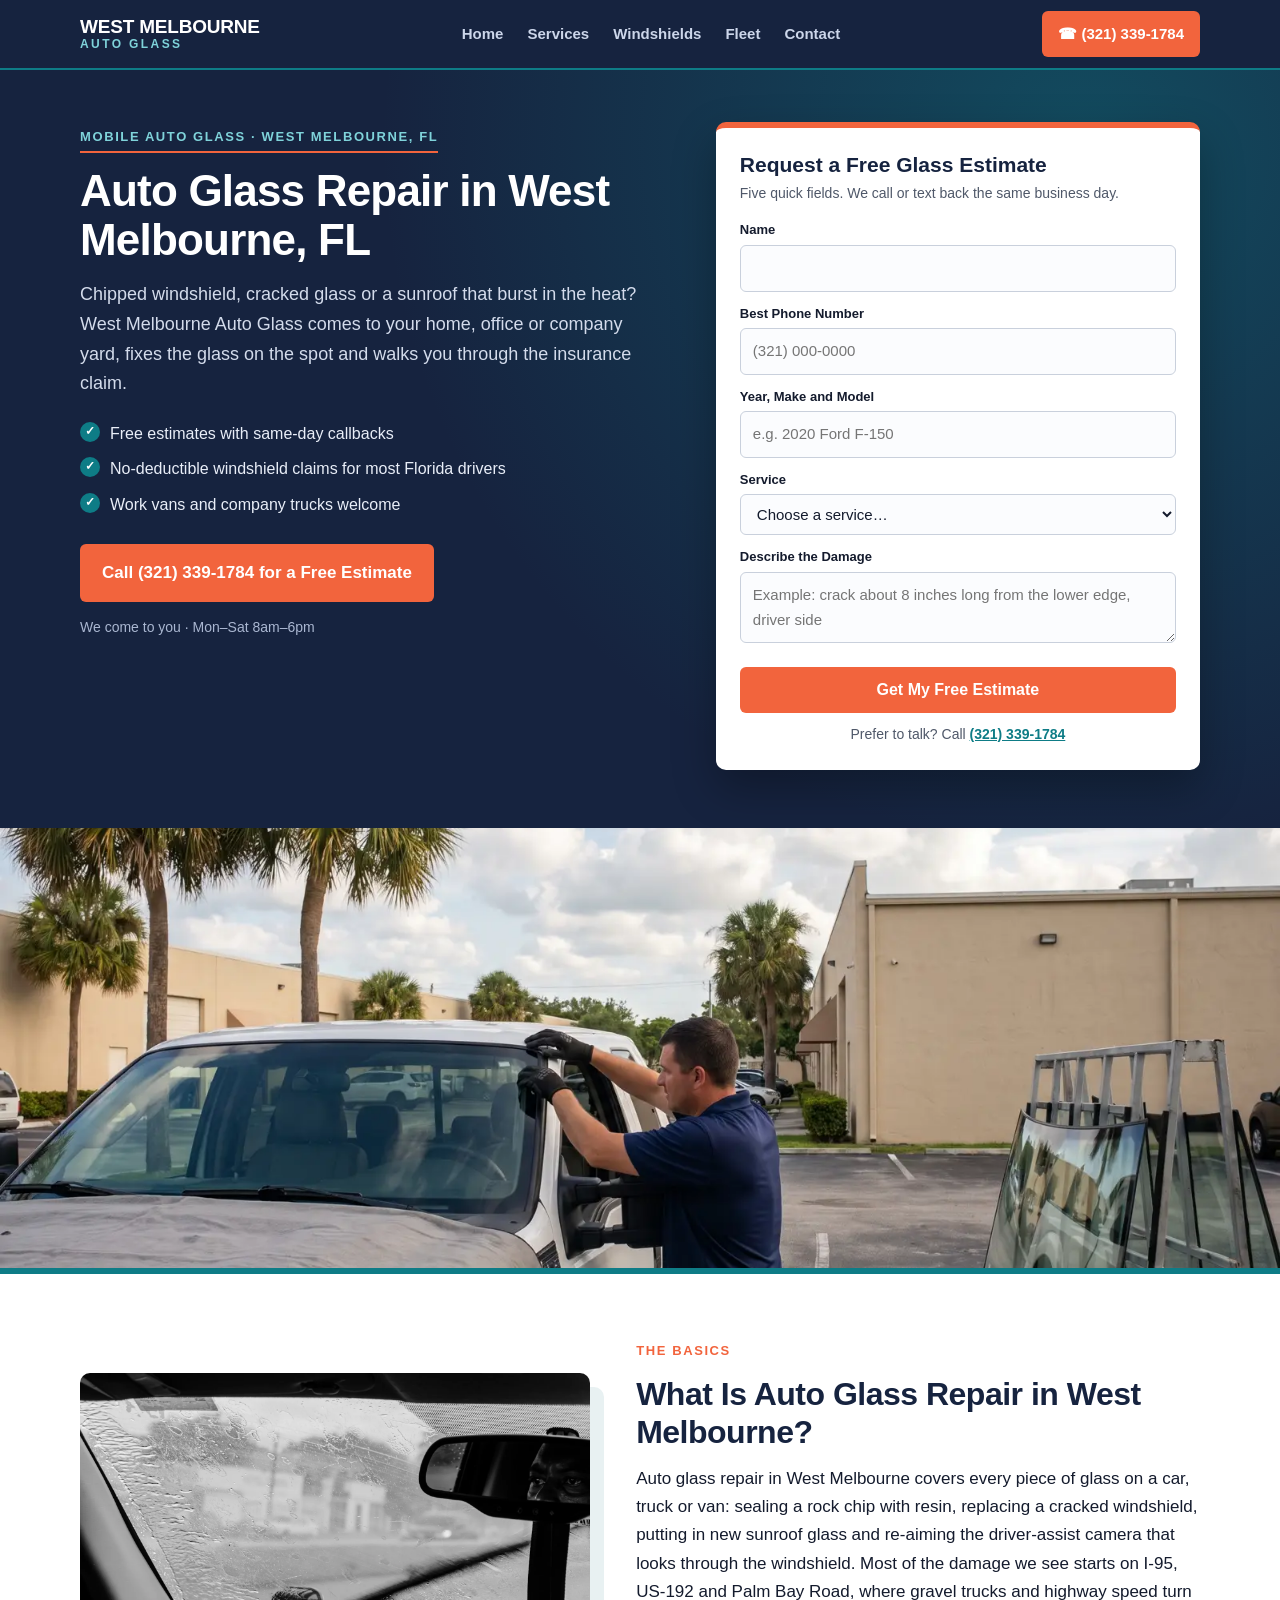
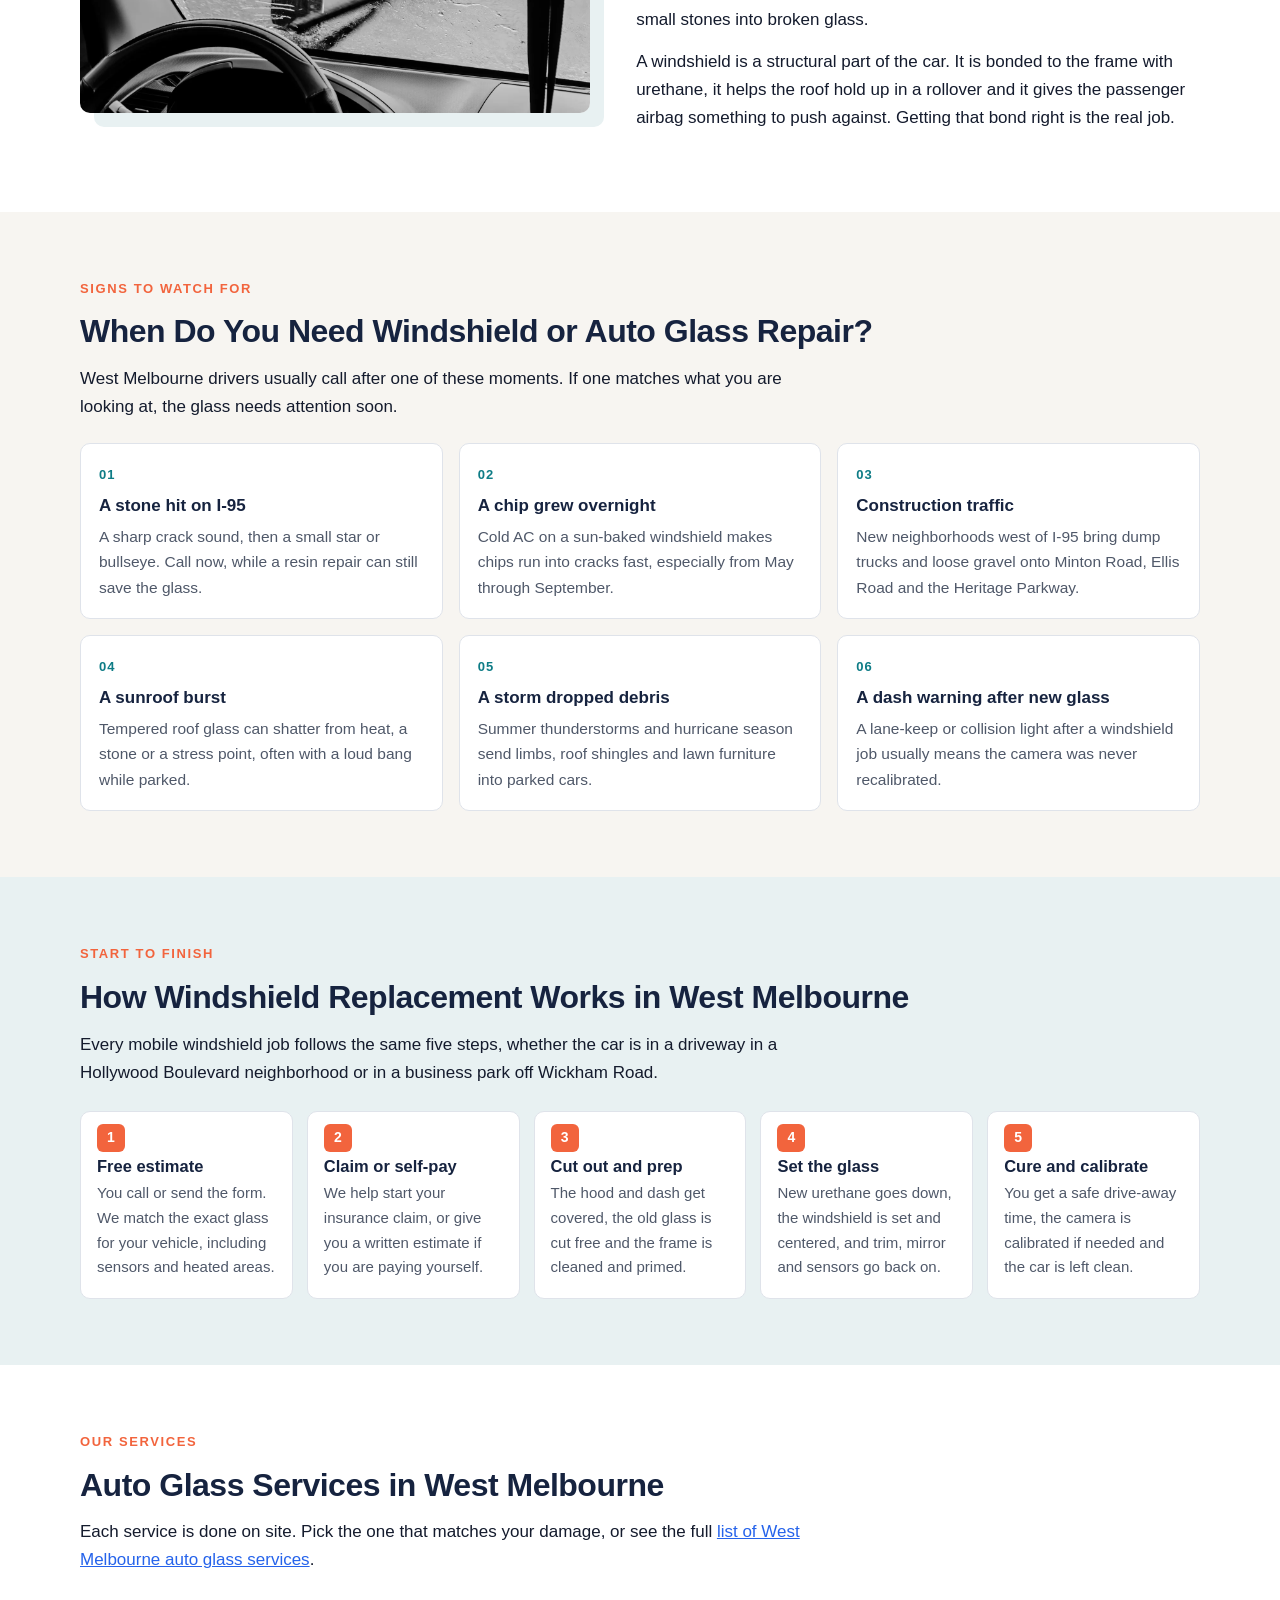
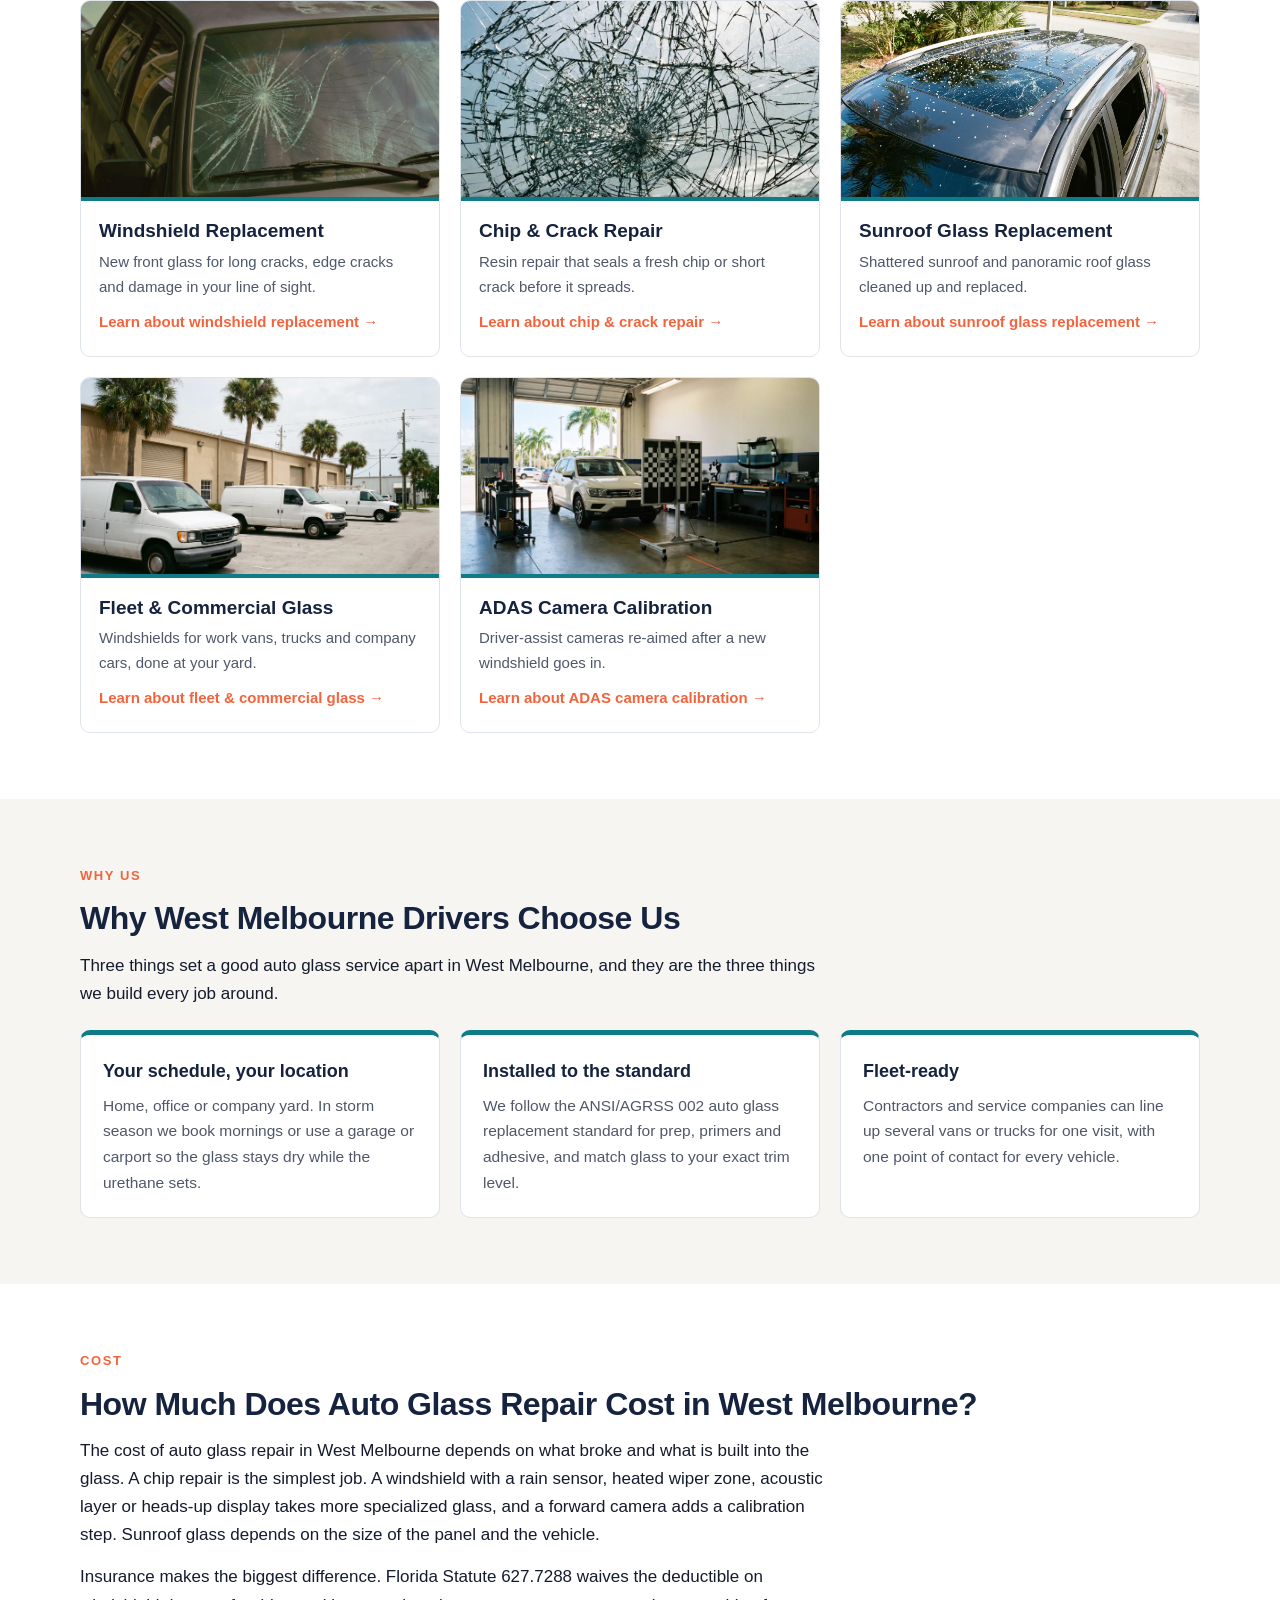
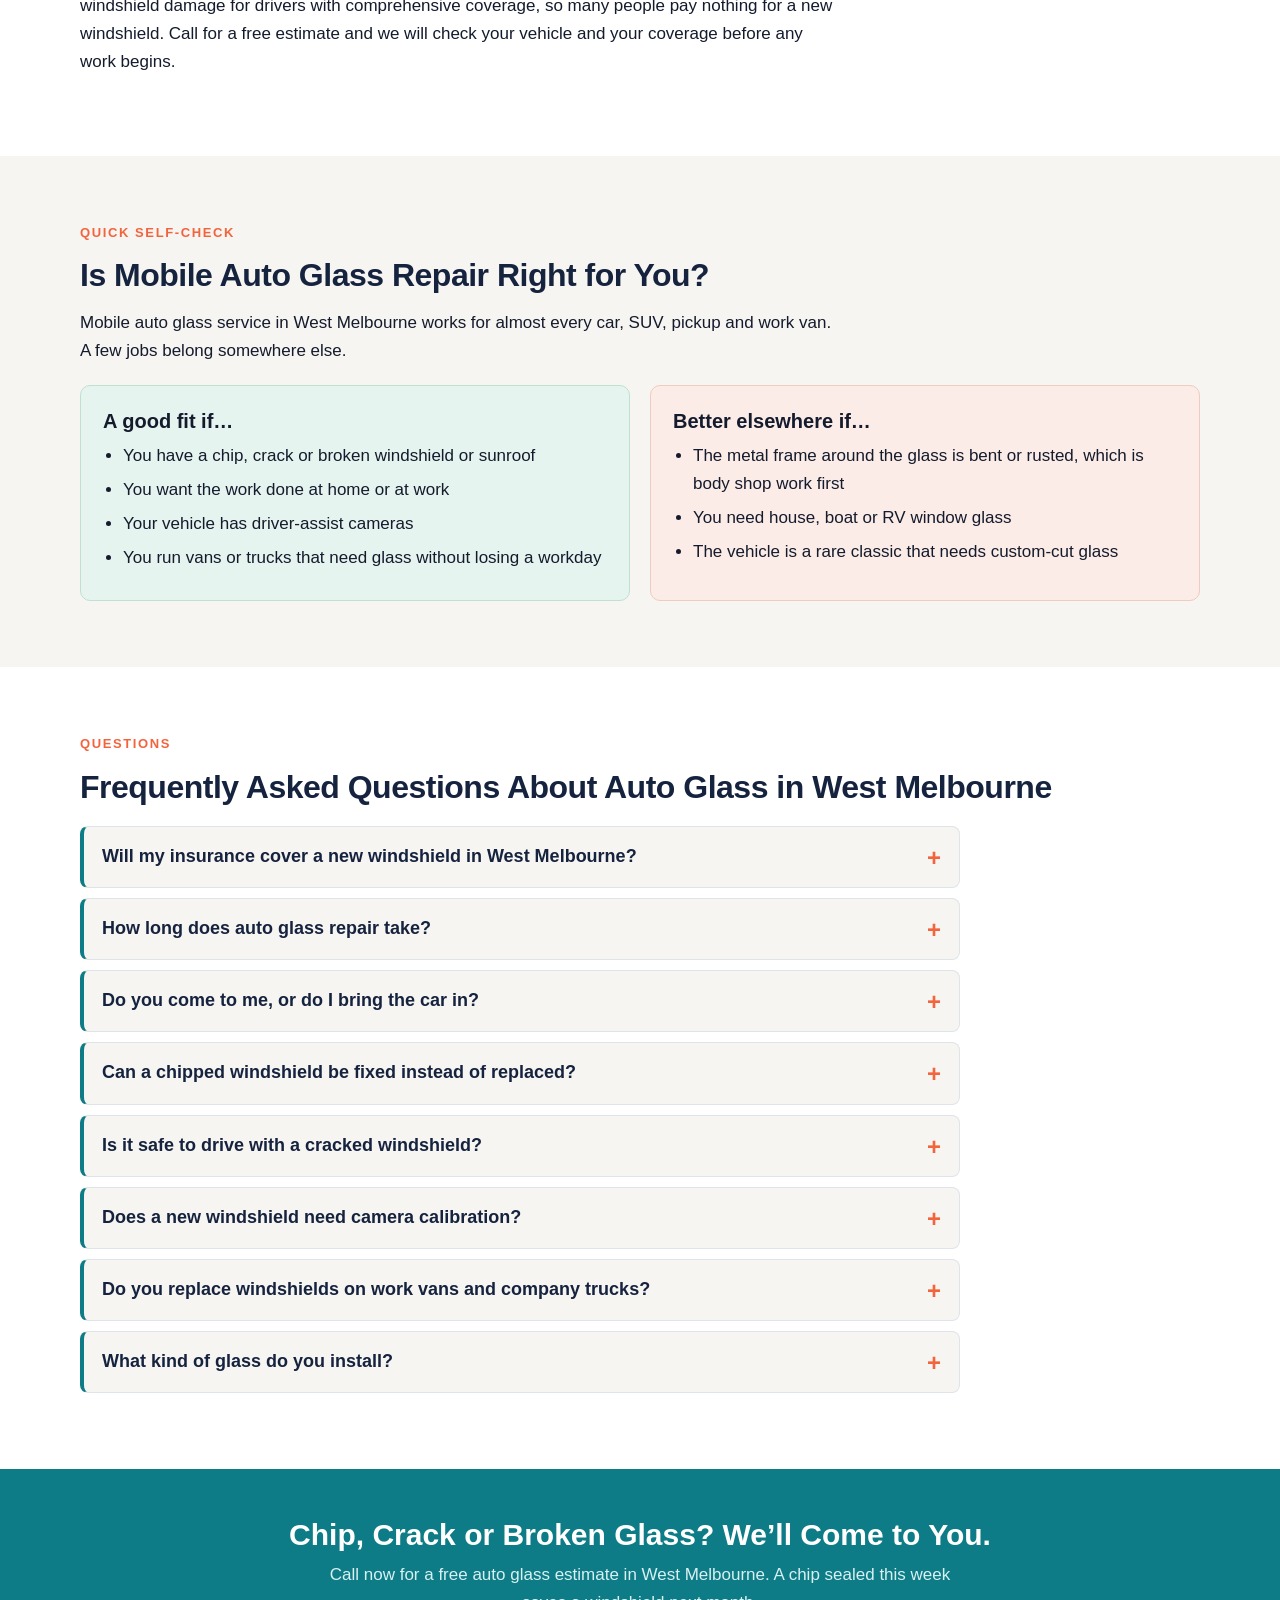
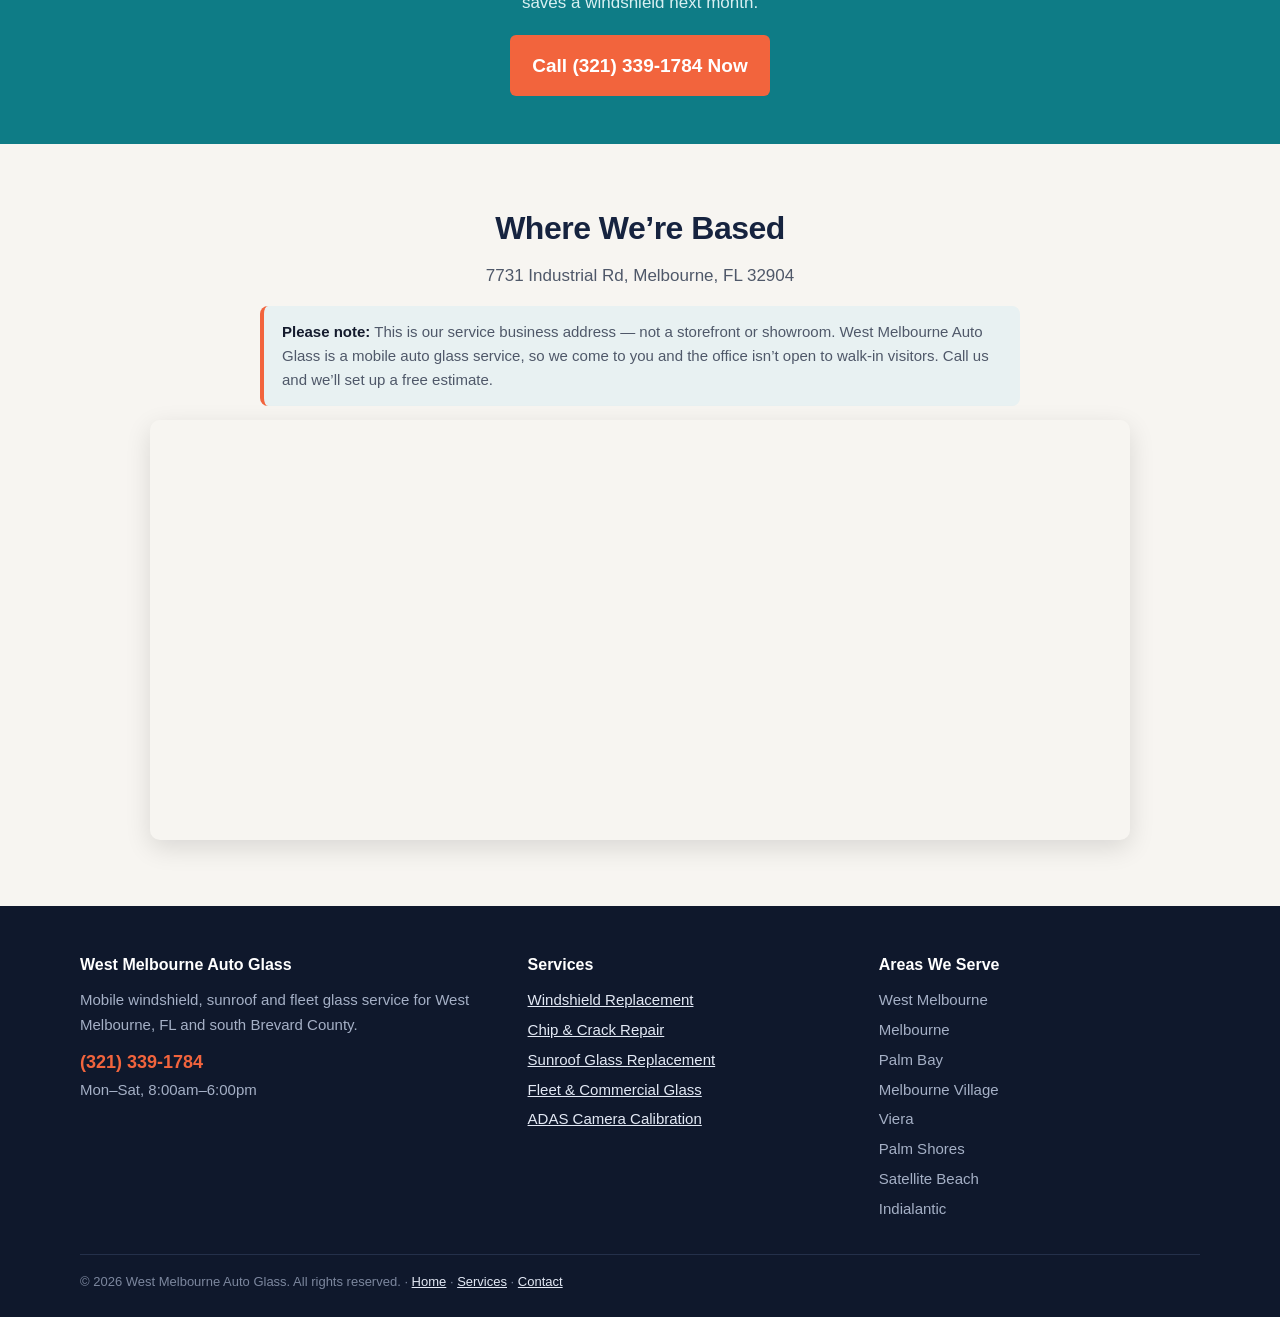
<file: index.html>
<!DOCTYPE html>
<html lang="en">
<head>
<meta charset="utf-8">
<meta name="viewport" content="width=device-width, initial-scale=1">
<title>Auto Glass Repair West Melbourne FL | Mobile Windshields</title>
<meta name="description" content="Auto glass repair in West Melbourne, FL. Mobile windshield replacement, chip repair, sunroof and fleet glass at your home or yard. Free estimates.">
<link rel="canonical" href="https://www.westmelbourneautoglass.com/">
<meta property="og:title" content="Auto Glass Repair West Melbourne FL | Mobile Windshields">
<meta property="og:description" content="Auto glass repair in West Melbourne, FL. Mobile windshield replacement, chip repair, sunroof and fleet glass at your home or yard. Free estimates.">
<meta property="og:type" content="website">
<meta property="og:url" content="https://www.westmelbourneautoglass.com/">
<meta property="og:image" content="https://www.westmelbourneautoglass.com/windshield-install-pickup-truck.webp">
<link rel="stylesheet" href="styles.css">
<script type="application/ld+json">{
 "@context": "https://schema.org",
 "@type": "LocalBusiness",
 "name": "West Melbourne Auto Glass",
 "telephone": "(321) 339-1784",
 "url": "https://www.westmelbourneautoglass.com/",
 "image": "https://www.westmelbourneautoglass.com/windshield-install-pickup-truck.webp",
 "address": {
  "@type": "PostalAddress",
  "streetAddress": "7731 Industrial Rd",
  "addressLocality": "Melbourne",
  "addressRegion": "FL",
  "postalCode": "32904",
  "addressCountry": "US"
 },
 "areaServed": [
  "West Melbourne, FL",
  "Melbourne, FL",
  "Palm Bay, FL",
  "Melbourne Village, FL",
  "Viera, FL",
  "Palm Shores, FL",
  "Satellite Beach, FL",
  "Indialantic, FL"
 ],
 "description": "Mobile auto glass repair and windshield replacement in West Melbourne, FL",
 "openingHours": "Mo-Sa 08:00-18:00"
}</script>
<script type="application/ld+json">{
 "@context": "https://schema.org",
 "@type": "FAQPage",
 "mainEntity": [
  {
   "@type": "Question",
   "name": "Will my insurance cover a new windshield in West Melbourne?",
   "acceptedAnswer": {
    "@type": "Answer",
    "text": "Usually, yes. Under Florida Statute 627.7288, drivers who carry comprehensive coverage do not pay a deductible for windshield damage, so most West Melbourne windshield repairs and replacements cost the driver nothing out of pocket. That rule covers the windshield only. Sunroof, side and rear glass fall under your normal deductible."
   }
  },
  {
   "@type": "Question",
   "name": "How long does auto glass repair take?",
   "acceptedAnswer": {
    "@type": "Answer",
    "text": "A chip repair takes about 30 minutes. A windshield replacement takes about an hour to install, and then the urethane adhesive needs one to three hours before the car is safe to drive, depending on the product, heat and humidity. Sunroof glass usually takes one to two hours."
   }
  },
  {
   "@type": "Question",
   "name": "Do you come to me, or do I bring the car in?",
   "acceptedAnswer": {
    "@type": "Answer",
    "text": "We come to you. West Melbourne Auto Glass is a mobile service, so the technician works in your driveway, your office lot or your company yard anywhere from Palm Bay to Viera. The address on this site is a service office, not a drop-off shop."
   }
  },
  {
   "@type": "Question",
   "name": "Can a chipped windshield be fixed instead of replaced?",
   "acceptedAnswer": {
    "@type": "Answer",
    "text": "Often it can. A chip smaller than a quarter, or a single crack under about six inches, can usually be sealed with resin if it is not at the edge of the glass or right in front of the driver. Describe the size and location when you call and we will tell you which fix fits."
   }
  },
  {
   "@type": "Question",
   "name": "Is it safe to drive with a cracked windshield?",
   "acceptedAnswer": {
    "@type": "Answer",
    "text": "A small chip outside your line of sight is not an emergency, but it weakens the glass and can spread overnight in Florida heat. The windshield helps hold the roof up in a rollover and backs up the passenger airbag, so a long crack is a safety problem. Florida law also lets officers cite drivers whose view is blocked by damaged glass."
   }
  },
  {
   "@type": "Question",
   "name": "Does a new windshield need camera calibration?",
   "acceptedAnswer": {
    "@type": "Answer",
    "text": "If your vehicle has lane-keep assist, automatic emergency braking or adaptive cruise, the camera behind the mirror usually needs to be recalibrated after new glass. A camera aimed even slightly off can react late or steer the wrong way. We check every vehicle for it before the job is booked."
   }
  },
  {
   "@type": "Question",
   "name": "Do you replace windshields on work vans and company trucks?",
   "acceptedAnswer": {
    "@type": "Answer",
    "text": "Yes. Fleet and commercial glass is a big part of our work in West Melbourne, where many contractors and service companies park in the industrial areas off I-95. We can schedule several vehicles in one visit at your yard, early in the day before the trucks head out."
   }
  },
  {
   "@type": "Question",
   "name": "What kind of glass do you install?",
   "acceptedAnswer": {
    "@type": "Answer",
    "text": "We install OEM glass from the vehicle maker or OEE glass built to the same specs, and we tell you which one before the work starts. Vehicles with heads-up displays, rain sensors, heated wiper areas or acoustic glass get glass made for those features."
   }
  }
 ]
}</script>
</head>
<body>
<!-- NAV -->
<header class="nav">
  <div class="wrap nav-in">
    <a class="brand" href="/">West Melbourne<span>Auto Glass</span></a>
    <ul class="links">
      <li><a href="/">Home</a></li>
      <li><a href="services.html">Services</a></li>
      <li><a href="windshield-replacement-west-melbourne.html">Windshields</a></li>
      <li><a href="fleet-auto-glass-west-melbourne.html">Fleet</a></li>
      <li><a href="contact.html">Contact</a></li>
    </ul>
    <a class="nav-call" href="tel:+13213391784">&#9742; (321) 339-1784</a>
  </div>
</header>
<!-- HERO -->
<section class="hero">
  <div class="wrap hero-grid">
    <div>
      <span class="tag">Mobile Auto Glass &middot; West Melbourne, FL</span>
      <h1>Auto Glass Repair in West Melbourne, FL</h1>
      <p class="lead">Chipped windshield, cracked glass or a sunroof that burst in the heat? West Melbourne Auto Glass comes to your home, office or company yard, fixes the glass on the spot and walks you through the insurance claim.</p>
      <ul class="hero-points"><li>Free estimates with same-day callbacks</li><li>No-deductible windshield claims for most Florida drivers</li><li>Work vans and company trucks welcome</li></ul>
      <div class="call-big">
        <a class="btn btn-sun" href="tel:+13213391784">Call (321) 339-1784 for a Free Estimate</a>
        <small>We come to you &middot; Mon&ndash;Sat 8am&ndash;6pm</small>
      </div>
    </div>
    <div>
      <form class="quote" action="https://formspree.io/f/xgaoynpl" method="POST">
        <h2>Request a Free Glass Estimate</h2>
        <p class="sub">Five quick fields. We call or text back the same business day.</p>
        <input type="hidden" name="_subject" value="New lead - Auto Glass West Melbourne (home)">
        <div class="field"><label for="q-name">Name</label><input id="q-name" name="name" type="text" autocomplete="name" required></div>
        <div class="field"><label for="q-phone">Best Phone Number</label><input id="q-phone" name="phone" type="tel" autocomplete="tel" placeholder="(321) 000-0000" required></div>
        <div class="field"><label for="q-vehicle">Year, Make and Model</label><input id="q-vehicle" name="vehicle" type="text" placeholder="e.g. 2020 Ford F-150"></div>
        <div class="field"><label for="q-service">Service</label><select id="q-service" name="service"><option value="">Choose a service&hellip;</option><option>Windshield Replacement</option><option>Chip &amp; Crack Repair</option><option>Sunroof Glass Replacement</option><option>Fleet &amp; Commercial Glass</option><option>ADAS Camera Calibration</option><option>Something else / not sure</option></select></div>
        <div class="field"><label for="q-details">Describe the Damage</label><textarea id="q-details" name="details" placeholder="Example: crack about 8 inches long from the lower edge, driver side"></textarea></div>
        <input type="text" name="_gotcha" style="display:none" tabindex="-1" autocomplete="off">
        <button type="submit">Get My Free Estimate</button>
        <p class="alt">Prefer to talk? Call <a href="tel:+13213391784">(321) 339-1784</a></p>
      </form>
    </div>
  </div>
</section>
<div class="band"><img src="windshield-install-pickup-truck.webp" alt="Auto glass technicians installing a new windshield on a pickup truck in West Melbourne" width="1600" height="900"></div>

<!-- WHAT -->
<section class="sec alt">
  <div class="wrap two">
    <img src="rainy-windshield-driver-view.webp" alt="Driver view through a rainy windshield in West Melbourne" loading="lazy" width="1600" height="1066">
    <div>
      <p class="kicker">The basics</p>
      <h2>What Is Auto Glass Repair in West Melbourne?</h2>
      <p>Auto glass repair in West Melbourne covers every piece of glass on a car, truck or van: sealing a rock chip with resin, replacing a cracked windshield, putting in new sunroof glass and re-aiming the driver-assist camera that looks through the windshield. Most of the damage we see starts on I-95, US-192 and Palm Bay Road, where gravel trucks and highway speed turn small stones into broken glass.</p>
      <p>A windshield is a structural part of the car. It is bonded to the frame with urethane, it helps the roof hold up in a rollover and it gives the passenger airbag something to push against. Getting that bond right is the real job.</p>
    </div>
  </div>
</section>

<!-- WHEN -->
<section class="sec">
  <div class="wrap">
    <p class="kicker">Signs to watch for</p>
    <h2>When Do You Need Windshield or Auto Glass Repair?</h2>
    <p>West Melbourne drivers usually call after one of these moments. If one matches what you are looking at, the glass needs attention soon.</p>
    <div class="signs">
      <div class="sign"><strong>A stone hit on I-95</strong><p>A sharp crack sound, then a small star or bullseye. Call now, while a resin repair can still save the glass.</p></div>
      <div class="sign"><strong>A chip grew overnight</strong><p>Cold AC on a sun-baked windshield makes chips run into cracks fast, especially from May through September.</p></div>
      <div class="sign"><strong>Construction traffic</strong><p>New neighborhoods west of I-95 bring dump trucks and loose gravel onto Minton Road, Ellis Road and the Heritage Parkway.</p></div>
      <div class="sign"><strong>A sunroof burst</strong><p>Tempered roof glass can shatter from heat, a stone or a stress point, often with a loud bang while parked.</p></div>
      <div class="sign"><strong>A storm dropped debris</strong><p>Summer thunderstorms and hurricane season send limbs, roof shingles and lawn furniture into parked cars.</p></div>
      <div class="sign"><strong>A dash warning after new glass</strong><p>A lane-keep or collision light after a windshield job usually means the camera was never recalibrated.</p></div>
    </div>
  </div>
</section>

<!-- HOW -->
<section class="sec coq">
  <div class="wrap">
    <p class="kicker">Start to finish</p>
    <h2>How Windshield Replacement Works in West Melbourne</h2>
    <p>Every mobile windshield job follows the same five steps, whether the car is in a driveway in a Hollywood Boulevard neighborhood or in a business park off Wickham Road.</p>
    <ol class="steps">
      <li data-n="1"><strong>Free estimate</strong><p>You call or send the form. We match the exact glass for your vehicle, including sensors and heated areas.</p></li>
      <li data-n="2"><strong>Claim or self-pay</strong><p>We help start your insurance claim, or give you a written estimate if you are paying yourself.</p></li>
      <li data-n="3"><strong>Cut out and prep</strong><p>The hood and dash get covered, the old glass is cut free and the frame is cleaned and primed.</p></li>
      <li data-n="4"><strong>Set the glass</strong><p>New urethane goes down, the windshield is set and centered, and trim, mirror and sensors go back on.</p></li>
      <li data-n="5"><strong>Cure and calibrate</strong><p>You get a safe drive-away time, the camera is calibrated if needed and the car is left clean.</p></li>
    </ol>
  </div>
</section>

<!-- SERVICES GRID -->
<section class="sec alt">
  <div class="wrap">
    <p class="kicker">Our services</p>
    <h2>Auto Glass Services in West Melbourne</h2>
    <p>Each service is done on site. Pick the one that matches your damage, or see the full <a class="body-link" href="services.html" style="color: #2563eb; text-decoration: underline;">list of West Melbourne auto glass services</a>.</p>
    <div class="cards"><a class="card" href="windshield-replacement-west-melbourne.html"><img src="cracked-windshield-replacement.webp" alt="Cracked windshield ready for replacement in West Melbourne" loading="lazy" width="600" height="400"><div class="cb"><h3>Windshield Replacement</h3><p>New front glass for long cracks, edge cracks and damage in your line of sight.</p><span class="more">Learn about windshield replacement &rarr;</span></div></a><a class="card" href="chip-crack-repair-west-melbourne.html"><img src="windshield-impact-crack.webp" alt="Windshield chip and crack repair in West Melbourne" loading="lazy" width="600" height="400"><div class="cb"><h3>Chip &amp; Crack Repair</h3><p>Resin repair that seals a fresh chip or short crack before it spreads.</p><span class="more">Learn about chip &amp; crack repair &rarr;</span></div></a><a class="card" href="sunroof-glass-replacement-west-melbourne.html"><img src="shattered-sunroof-glass.webp" alt="Shattered sunroof glass replacement in West Melbourne" loading="lazy" width="600" height="400"><div class="cb"><h3>Sunroof Glass Replacement</h3><p>Shattered sunroof and panoramic roof glass cleaned up and replaced.</p><span class="more">Learn about sunroof glass replacement &rarr;</span></div></a><a class="card" href="fleet-auto-glass-west-melbourne.html"><img src="work-van-cracked-windshield.webp" alt="Fleet auto glass for work vans in West Melbourne" loading="lazy" width="600" height="400"><div class="cb"><h3>Fleet &amp; Commercial Glass</h3><p>Windshields for work vans, trucks and company cars, done at your yard.</p><span class="more">Learn about fleet &amp; commercial glass &rarr;</span></div></a><a class="card" href="adas-calibration-west-melbourne.html"><img src="adas-calibration-target.webp" alt="ADAS camera calibration in West Melbourne" loading="lazy" width="600" height="400"><div class="cb"><h3>ADAS Camera Calibration</h3><p>Driver-assist cameras re-aimed after a new windshield goes in.</p><span class="more">Learn about ADAS camera calibration &rarr;</span></div></a></div>
  </div>
</section>

<!-- WHY -->
<section class="sec">
  <div class="wrap">
    <p class="kicker">Why us</p>
    <h2>Why West Melbourne Drivers Choose Us</h2>
    <p>Three things set a good auto glass service apart in West Melbourne, and they are the three things we build every job around.</p>
    <div class="why">
      <div><strong>Your schedule, your location</strong><p>Home, office or company yard. In storm season we book mornings or use a garage or carport so the glass stays dry while the urethane sets.</p></div>
      <div><strong>Installed to the standard</strong><p>We follow the ANSI/AGRSS 002 auto glass replacement standard for prep, primers and adhesive, and match glass to your exact trim level.</p></div>
      <div><strong>Fleet-ready</strong><p>Contractors and service companies can line up several vans or trucks for one visit, with one point of contact for every vehicle.</p></div>
    </div>
  </div>
</section>

<!-- COST -->
<section class="sec alt">
  <div class="wrap">
    <p class="kicker">Cost</p>
    <h2>How Much Does Auto Glass Repair Cost in West Melbourne?</h2>
    <p>The cost of auto glass repair in West Melbourne depends on what broke and what is built into the glass. A chip repair is the simplest job. A windshield with a rain sensor, heated wiper zone, acoustic layer or heads-up display takes more specialized glass, and a forward camera adds a calibration step. Sunroof glass depends on the size of the panel and the vehicle.</p>
    <p>Insurance makes the biggest difference. Florida Statute 627.7288 waives the deductible on windshield damage for drivers with comprehensive coverage, so many people pay nothing for a new windshield. Call for a free estimate and we will check your vehicle and your coverage before any work begins.</p>
  </div>
</section>

<!-- FIT -->
<section class="sec">
  <div class="wrap">
    <p class="kicker">Quick self-check</p>
    <h2>Is Mobile Auto Glass Repair Right for You?</h2>
    <p>Mobile auto glass service in West Melbourne works for almost every car, SUV, pickup and work van. A few jobs belong somewhere else.</p>
    <div class="fit">
      <div class="yes"><h3>A good fit if&hellip;</h3><ul><li>You have a chip, crack or broken windshield or sunroof</li><li>You want the work done at home or at work</li><li>Your vehicle has driver-assist cameras</li><li>You run vans or trucks that need glass without losing a workday</li></ul></div>
      <div class="no"><h3>Better elsewhere if&hellip;</h3><ul><li>The metal frame around the glass is bent or rusted, which is body shop work first</li><li>You need house, boat or RV window glass</li><li>The vehicle is a rare classic that needs custom-cut glass</li></ul></div>
    </div>
  </div>
</section>

<!-- FAQ -->
<section class="sec alt">
  <div class="wrap">
    <p class="kicker">Questions</p>
    <h2>Frequently Asked Questions About Auto Glass in West Melbourne</h2>
    <div class="faq"><details><summary><h3>Will my insurance cover a new windshield in West Melbourne?</h3></summary><div class="ans"><p>Usually, yes. Under Florida Statute 627.7288, drivers who carry comprehensive coverage do not pay a deductible for windshield damage, so most West Melbourne windshield repairs and replacements cost the driver nothing out of pocket. That rule covers the windshield only. Sunroof, side and rear glass fall under your normal deductible.</p></div></details><details><summary><h3>How long does auto glass repair take?</h3></summary><div class="ans"><p>A chip repair takes about 30 minutes. A windshield replacement takes about an hour to install, and then the urethane adhesive needs one to three hours before the car is safe to drive, depending on the product, heat and humidity. Sunroof glass usually takes one to two hours.</p></div></details><details><summary><h3>Do you come to me, or do I bring the car in?</h3></summary><div class="ans"><p>We come to you. West Melbourne Auto Glass is a mobile service, so the technician works in your driveway, your office lot or your company yard anywhere from Palm Bay to Viera. The address on this site is a service office, not a drop-off shop.</p></div></details><details><summary><h3>Can a chipped windshield be fixed instead of replaced?</h3></summary><div class="ans"><p>Often it can. A chip smaller than a quarter, or a single crack under about six inches, can usually be sealed with resin if it is not at the edge of the glass or right in front of the driver. Describe the size and location when you call and we will tell you which fix fits.</p></div></details><details><summary><h3>Is it safe to drive with a cracked windshield?</h3></summary><div class="ans"><p>A small chip outside your line of sight is not an emergency, but it weakens the glass and can spread overnight in Florida heat. The windshield helps hold the roof up in a rollover and backs up the passenger airbag, so a long crack is a safety problem. Florida law also lets officers cite drivers whose view is blocked by damaged glass.</p></div></details><details><summary><h3>Does a new windshield need camera calibration?</h3></summary><div class="ans"><p>If your vehicle has lane-keep assist, automatic emergency braking or adaptive cruise, the camera behind the mirror usually needs to be recalibrated after new glass. A camera aimed even slightly off can react late or steer the wrong way. We check every vehicle for it before the job is booked.</p></div></details><details><summary><h3>Do you replace windshields on work vans and company trucks?</h3></summary><div class="ans"><p>Yes. Fleet and commercial glass is a big part of our work in West Melbourne, where many contractors and service companies park in the industrial areas off I-95. We can schedule several vehicles in one visit at your yard, early in the day before the trucks head out.</p></div></details><details><summary><h3>What kind of glass do you install?</h3></summary><div class="ans"><p>We install OEM glass from the vehicle maker or OEE glass built to the same specs, and we tell you which one before the work starts. Vehicles with heads-up displays, rain sensors, heated wiper areas or acoustic glass get glass made for those features.</p></div></details></div>
  </div>
</section>
<!-- CTA -->
<section class="cta">
  <div class="wrap">
    <h2>Chip, Crack or Broken Glass? We&rsquo;ll Come to You.</h2>
    <p>Call now for a free auto glass estimate in West Melbourne. A chip sealed this week saves a windshield next month.</p>
    <a class="btn btn-pine" href="tel:+13213391784">Call (321) 339-1784 Now</a>
  </div>
</section>

<!-- MAP / LOCATION -->
<section class="sec">
  <div class="wrap" style="text-align:center;">
    <h2>Where We&rsquo;re Based</h2>
    <p style="margin:0 auto 16px;color:var(--muted);">7731 Industrial Rd, Melbourne, FL 32904</p>
    <p class="note"><strong style="color:var(--ink);">Please note:</strong> This is our service business address &mdash; not a storefront or showroom. West Melbourne Auto Glass is a mobile auto glass service, so we come to you and the office isn&rsquo;t open to walk-in visitors. Call us and we&rsquo;ll set up a free estimate.</p>
    <div class="mapbox">
      <iframe title="Map to West Melbourne Auto Glass service address, 7731 Industrial Rd, Melbourne, FL 32904" src="https://www.google.com/maps?q=7731%20Industrial%20Rd%2C%20Melbourne%2C%20FL%2032904&amp;output=embed" loading="lazy" referrerpolicy="no-referrer-when-downgrade" allowfullscreen></iframe>
    </div>
  </div>
</section>
<!-- FOOTER -->
<footer class="foot">
  <div class="wrap">
    <div class="foot-grid">
      <div>
        <h4>West Melbourne Auto Glass</h4>
        <p>Mobile windshield, sunroof and fleet glass service for West Melbourne, FL and south Brevard County.</p>
        <p style="margin-top:10px;"><a class="tel" href="tel:+13213391784">(321) 339-1784</a></p>
        <p>Mon&ndash;Sat, 8:00am&ndash;6:00pm</p>
      </div>
      <div>
        <h4>Services</h4>
        <ul><li><a href="windshield-replacement-west-melbourne.html">Windshield Replacement</a></li><li><a href="chip-crack-repair-west-melbourne.html">Chip &amp; Crack Repair</a></li><li><a href="sunroof-glass-replacement-west-melbourne.html">Sunroof Glass Replacement</a></li><li><a href="fleet-auto-glass-west-melbourne.html">Fleet &amp; Commercial Glass</a></li><li><a href="adas-calibration-west-melbourne.html">ADAS Camera Calibration</a></li></ul>
      </div>
      <div>
        <h4>Areas We Serve</h4>
        <ul><li>West Melbourne</li><li>Melbourne</li><li>Palm Bay</li><li>Melbourne Village</li><li>Viera</li><li>Palm Shores</li><li>Satellite Beach</li><li>Indialantic</li></ul>
      </div>
    </div>
    <p class="copy">&copy; 2026 West Melbourne Auto Glass. All rights reserved. &middot; <a href="/">Home</a> &middot; <a href="services.html">Services</a> &middot; <a href="contact.html">Contact</a></p>
  </div>
</footer>
</body>
</html>
</file>
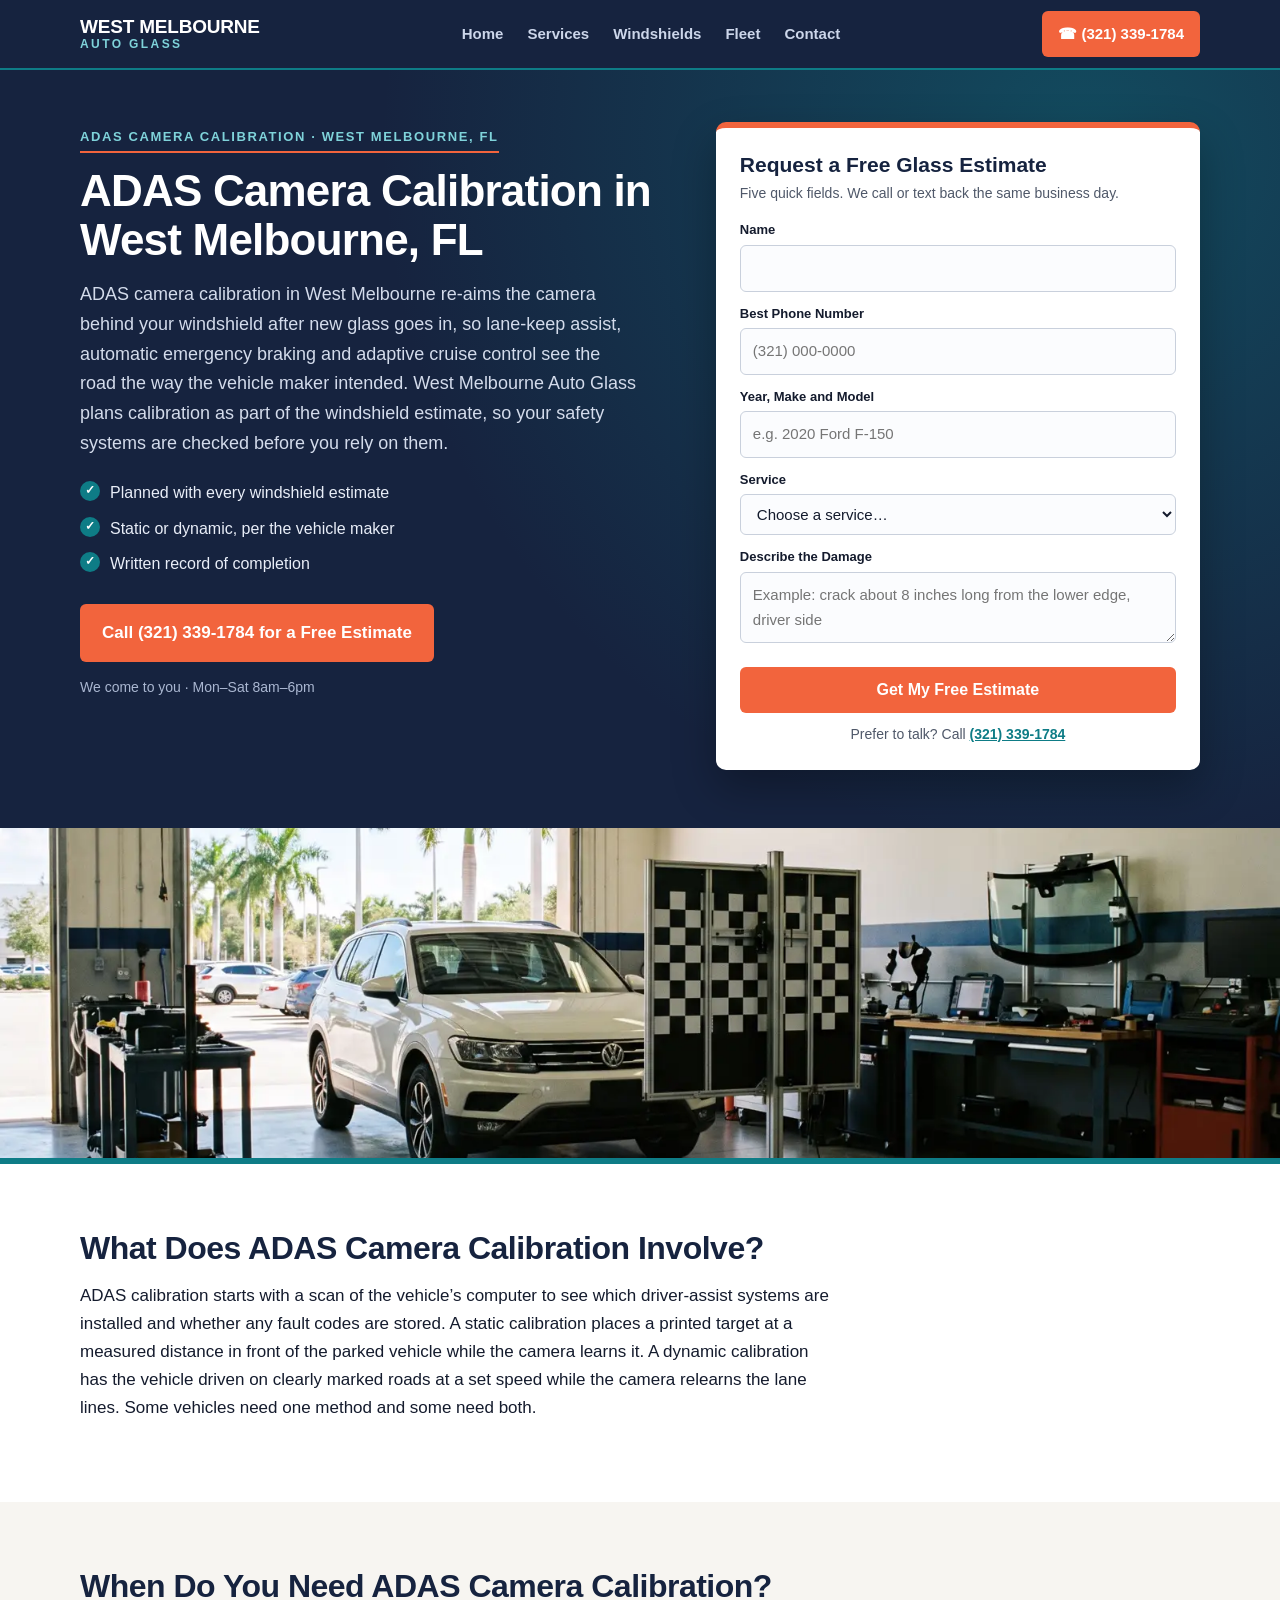
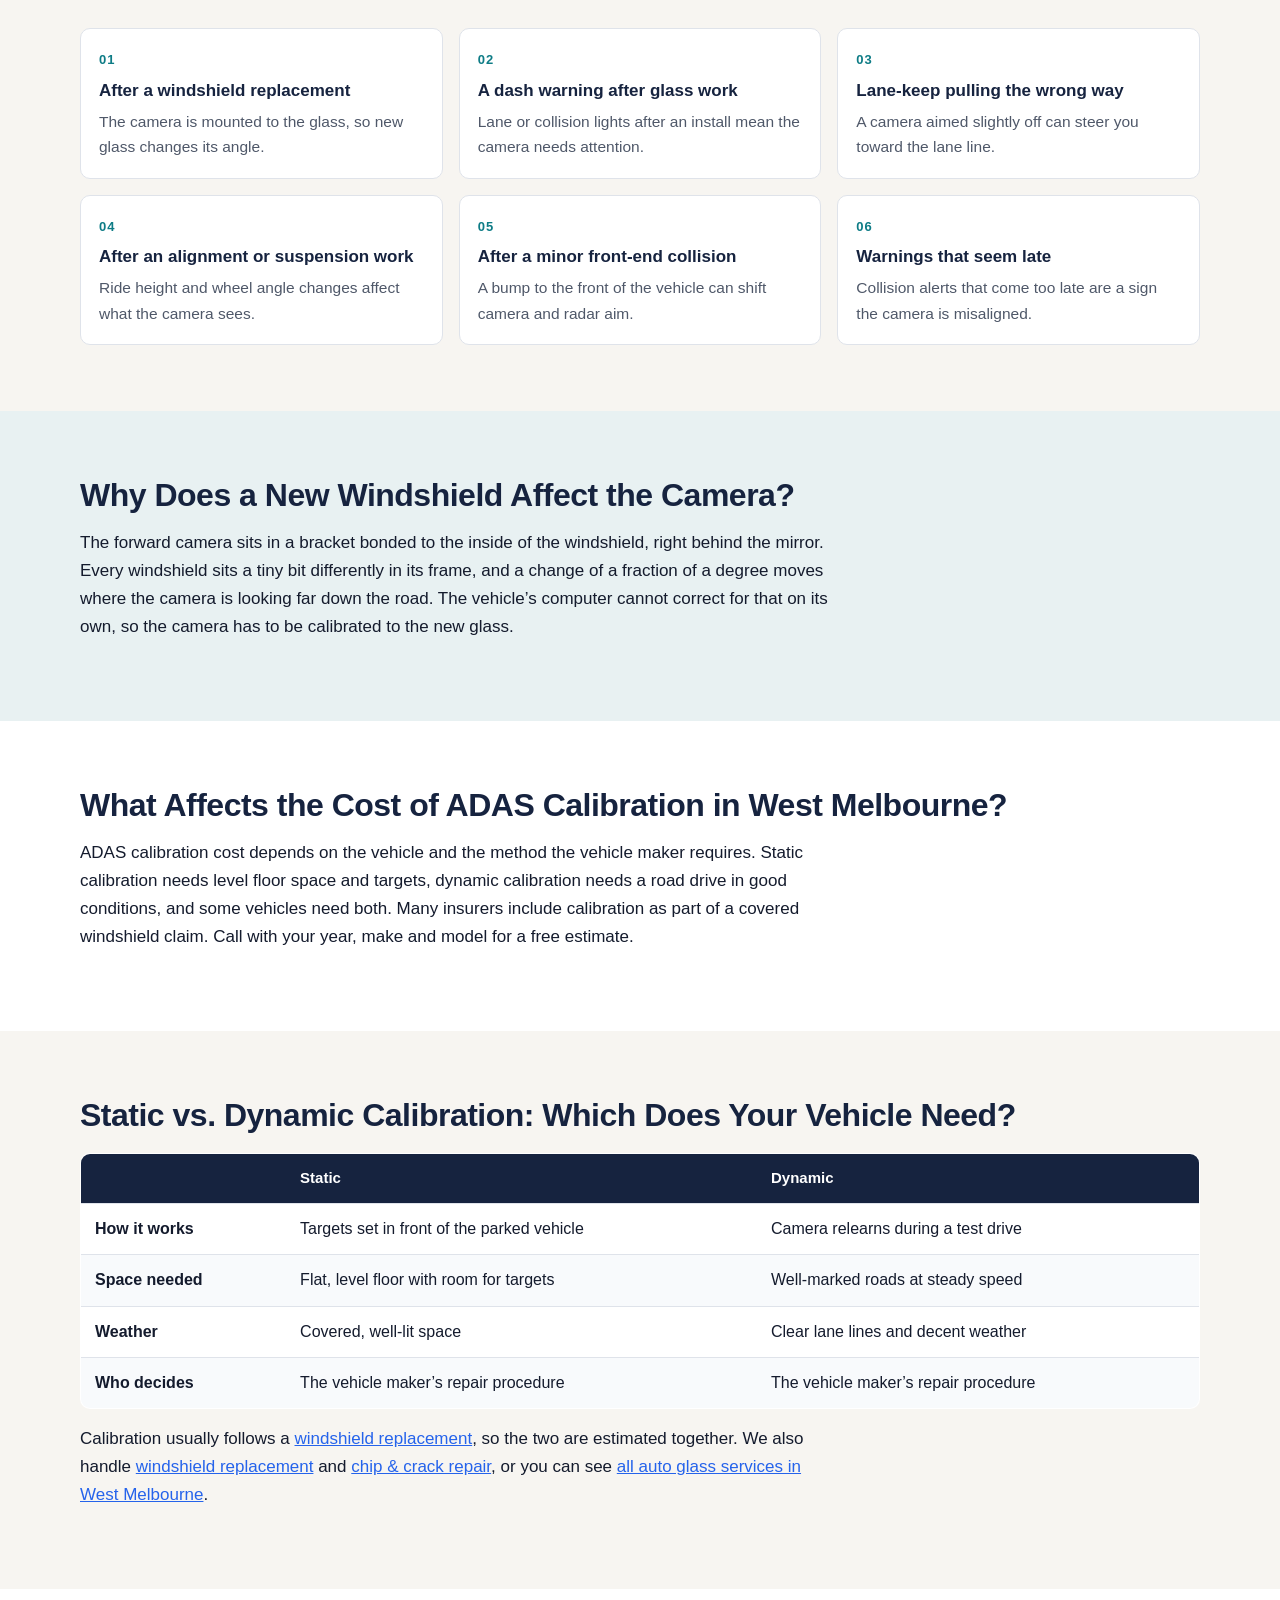
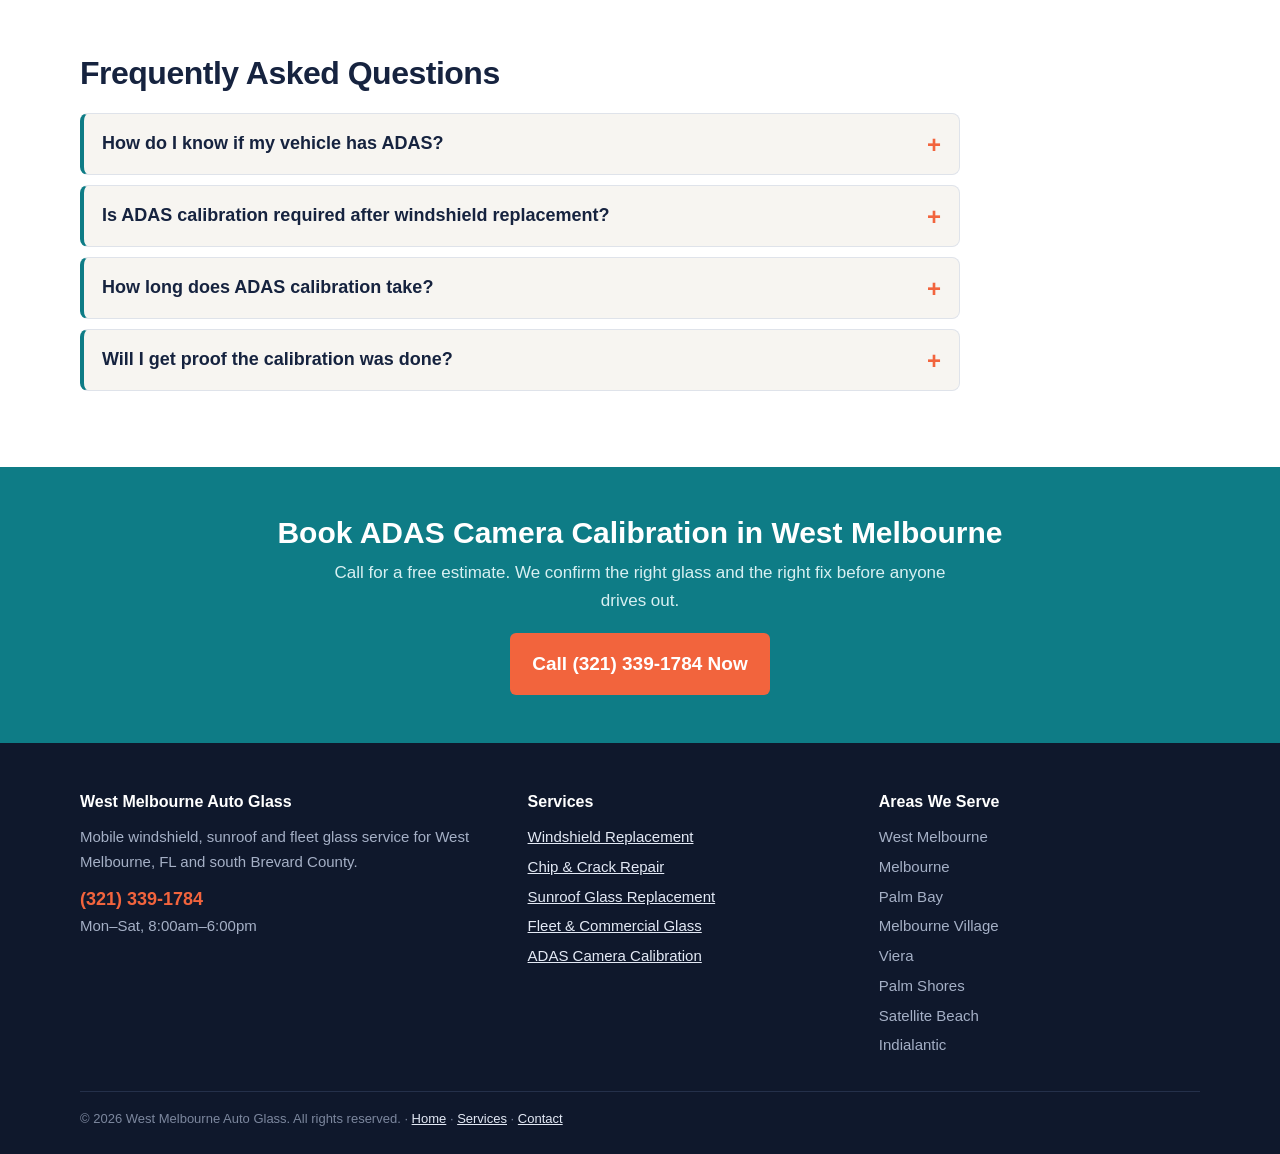
<file: adas-calibration-west-melbourne.html>
<!DOCTYPE html>
<html lang="en">
<head>
<meta charset="utf-8">
<meta name="viewport" content="width=device-width, initial-scale=1">
<title>ADAS Calibration West Melbourne FL | Windshield Cameras</title>
<meta name="description" content="ADAS windshield camera calibration in West Melbourne, FL after windshield replacement. Lane-keep and auto-braking cameras re-aimed. Free estimates.">
<link rel="canonical" href="https://www.westmelbourneautoglass.com/adas-calibration-west-melbourne.html">
<meta property="og:title" content="ADAS Calibration West Melbourne FL | Windshield Cameras">
<meta property="og:description" content="ADAS windshield camera calibration in West Melbourne, FL after windshield replacement. Lane-keep and auto-braking cameras re-aimed. Free estimates.">
<meta property="og:type" content="website">
<meta property="og:url" content="https://www.westmelbourneautoglass.com/adas-calibration-west-melbourne.html">
<meta property="og:image" content="https://www.westmelbourneautoglass.com/windshield-install-pickup-truck.webp">
<link rel="stylesheet" href="styles.css">
<script type="application/ld+json">{
 "@context": "https://schema.org",
 "@type": "LocalBusiness",
 "name": "West Melbourne Auto Glass",
 "telephone": "(321) 339-1784",
 "url": "https://www.westmelbourneautoglass.com/",
 "image": "https://www.westmelbourneautoglass.com/windshield-install-pickup-truck.webp",
 "address": {
  "@type": "PostalAddress",
  "streetAddress": "7731 Industrial Rd",
  "addressLocality": "Melbourne",
  "addressRegion": "FL",
  "postalCode": "32904",
  "addressCountry": "US"
 },
 "areaServed": [
  "West Melbourne, FL",
  "Melbourne, FL",
  "Palm Bay, FL",
  "Melbourne Village, FL",
  "Viera, FL",
  "Palm Shores, FL",
  "Satellite Beach, FL",
  "Indialantic, FL"
 ],
 "description": "ADAS Camera Calibration in West Melbourne, FL",
 "openingHours": "Mo-Sa 08:00-18:00"
}</script>
<script type="application/ld+json">{
 "@context": "https://schema.org",
 "@type": "Service",
 "serviceType": "ADAS Camera Calibration",
 "areaServed": "West Melbourne, FL",
 "provider": {
  "@type": "LocalBusiness",
  "name": "West Melbourne Auto Glass",
  "telephone": "(321) 339-1784"
 }
}</script>
<script type="application/ld+json">{
 "@context": "https://schema.org",
 "@type": "FAQPage",
 "mainEntity": [
  {
   "@type": "Question",
   "name": "How do I know if my vehicle has ADAS?",
   "acceptedAnswer": {
    "@type": "Answer",
    "text": "Look for a camera housing behind the rearview mirror at the top of the windshield, or check whether your vehicle has lane departure warning, lane-keep assist, automatic emergency braking or adaptive cruise control. Any of these usually means a windshield camera that needs calibration after new glass."
   }
  },
  {
   "@type": "Question",
   "name": "Is ADAS calibration required after windshield replacement?",
   "acceptedAnswer": {
    "@type": "Answer",
    "text": "Most vehicle makers say yes. Their repair procedures call for calibration whenever a windshield with a camera bracket is replaced. Skipping it can leave the camera aimed slightly wrong, which makes warnings late or lane-keep steer the wrong way."
   }
  },
  {
   "@type": "Question",
   "name": "How long does ADAS calibration take?",
   "acceptedAnswer": {
    "@type": "Answer",
    "text": "Calibration usually takes 30 minutes to an hour, depending on the vehicle and the method. Some vehicles finish a dynamic calibration in a short drive, while others need a longer run on clearly marked roads like I-95."
   }
  },
  {
   "@type": "Question",
   "name": "Will I get proof the calibration was done?",
   "acceptedAnswer": {
    "@type": "Answer",
    "text": "Yes. You get a record showing the calibration was completed, which helps with your insurance claim. Keep it with your vehicle paperwork."
   }
  }
 ]
}</script>
</head>
<body>
<!-- NAV -->
<header class="nav">
  <div class="wrap nav-in">
    <a class="brand" href="/">West Melbourne<span>Auto Glass</span></a>
    <ul class="links">
      <li><a href="/">Home</a></li>
      <li><a href="services.html">Services</a></li>
      <li><a href="windshield-replacement-west-melbourne.html">Windshields</a></li>
      <li><a href="fleet-auto-glass-west-melbourne.html">Fleet</a></li>
      <li><a href="contact.html">Contact</a></li>
    </ul>
    <a class="nav-call" href="tel:+13213391784">&#9742; (321) 339-1784</a>
  </div>
</header>
<!-- HERO -->
<section class="hero">
  <div class="wrap hero-grid">
    <div>
      <span class="tag">ADAS Camera Calibration &middot; West Melbourne, FL</span>
      <h1>ADAS Camera Calibration in West Melbourne, FL</h1>
      <p class="lead">ADAS camera calibration in West Melbourne re-aims the camera behind your windshield after new glass goes in, so lane-keep assist, automatic emergency braking and adaptive cruise control see the road the way the vehicle maker intended. West Melbourne Auto Glass plans calibration as part of the windshield estimate, so your safety systems are checked before you rely on them.</p>
      <ul class="hero-points"><li>Planned with every windshield estimate</li><li>Static or dynamic, per the vehicle maker</li><li>Written record of completion</li></ul>
      <div class="call-big">
        <a class="btn btn-sun" href="tel:+13213391784">Call (321) 339-1784 for a Free Estimate</a>
        <small>We come to you &middot; Mon&ndash;Sat 8am&ndash;6pm</small>
      </div>
    </div>
    <div>
      <form class="quote" action="https://formspree.io/f/xgaoynpl" method="POST">
        <h2>Request a Free Glass Estimate</h2>
        <p class="sub">Five quick fields. We call or text back the same business day.</p>
        <input type="hidden" name="_subject" value="New lead - Auto Glass West Melbourne (ADAS Camera Calibration)">
        <div class="field"><label for="q-name">Name</label><input id="q-name" name="name" type="text" autocomplete="name" required></div>
        <div class="field"><label for="q-phone">Best Phone Number</label><input id="q-phone" name="phone" type="tel" autocomplete="tel" placeholder="(321) 000-0000" required></div>
        <div class="field"><label for="q-vehicle">Year, Make and Model</label><input id="q-vehicle" name="vehicle" type="text" placeholder="e.g. 2020 Ford F-150"></div>
        <div class="field"><label for="q-service">Service</label><select id="q-service" name="service"><option value="">Choose a service&hellip;</option><option>Windshield Replacement</option><option>Chip &amp; Crack Repair</option><option>Sunroof Glass Replacement</option><option>Fleet &amp; Commercial Glass</option><option>ADAS Camera Calibration</option><option>Something else / not sure</option></select></div>
        <div class="field"><label for="q-details">Describe the Damage</label><textarea id="q-details" name="details" placeholder="Example: crack about 8 inches long from the lower edge, driver side"></textarea></div>
        <input type="text" name="_gotcha" style="display:none" tabindex="-1" autocomplete="off">
        <button type="submit">Get My Free Estimate</button>
        <p class="alt">Prefer to talk? Call <a href="tel:+13213391784">(321) 339-1784</a></p>
      </form>
    </div>
  </div>
</section>
<div class="band short"><img src="adas-calibration-target.webp" alt="ADAS camera calibration target set up in front of an SUV in West Melbourne" width="1600" height="900"></div>

<section class="sec alt">
  <div class="wrap">
    <h2>What Does ADAS Camera Calibration Involve?</h2>
    <p>ADAS calibration starts with a scan of the vehicle&rsquo;s computer to see which driver-assist systems are installed and whether any fault codes are stored. A static calibration places a printed target at a measured distance in front of the parked vehicle while the camera learns it. A dynamic calibration has the vehicle driven on clearly marked roads at a set speed while the camera relearns the lane lines. Some vehicles need one method and some need both.</p>
  </div>
</section>

<section class="sec">
  <div class="wrap">
    <h2>When Do You Need ADAS Camera Calibration?</h2>
    <div class="signs"><div class="sign"><strong>After a windshield replacement</strong><p>The camera is mounted to the glass, so new glass changes its angle.</p></div><div class="sign"><strong>A dash warning after glass work</strong><p>Lane or collision lights after an install mean the camera needs attention.</p></div><div class="sign"><strong>Lane-keep pulling the wrong way</strong><p>A camera aimed slightly off can steer you toward the lane line.</p></div><div class="sign"><strong>After an alignment or suspension work</strong><p>Ride height and wheel angle changes affect what the camera sees.</p></div><div class="sign"><strong>After a minor front-end collision</strong><p>A bump to the front of the vehicle can shift camera and radar aim.</p></div><div class="sign"><strong>Warnings that seem late</strong><p>Collision alerts that come too late are a sign the camera is misaligned.</p></div></div>
  </div>
</section>

<section class="sec coq">
  <div class="wrap">
    <h2>Why Does a New Windshield Affect the Camera?</h2>
    <p>The forward camera sits in a bracket bonded to the inside of the windshield, right behind the mirror. Every windshield sits a tiny bit differently in its frame, and a change of a fraction of a degree moves where the camera is looking far down the road. The vehicle&rsquo;s computer cannot correct for that on its own, so the camera has to be calibrated to the new glass.</p>
  </div>
</section>

<section class="sec alt">
  <div class="wrap">
    <h2>What Affects the Cost of ADAS Calibration in West Melbourne?</h2>
    <p>ADAS calibration cost depends on the vehicle and the method the vehicle maker requires. Static calibration needs level floor space and targets, dynamic calibration needs a road drive in good conditions, and some vehicles need both. Many insurers include calibration as part of a covered windshield claim. Call with your year, make and model for a free estimate.</p>
  </div>
</section>

<section class="sec">
  <div class="wrap">
    <h2>Static vs. Dynamic Calibration: Which Does Your Vehicle Need?</h2>
    <table class="cmp"><thead><tr><th></th><th>Static</th><th>Dynamic</th></tr></thead><tbody><tr><td><strong>How it works</strong></td><td>Targets set in front of the parked vehicle</td><td>Camera relearns during a test drive</td></tr><tr><td><strong>Space needed</strong></td><td>Flat, level floor with room for targets</td><td>Well-marked roads at steady speed</td></tr><tr><td><strong>Weather</strong></td><td>Covered, well-lit space</td><td>Clear lane lines and decent weather</td></tr><tr><td><strong>Who decides</strong></td><td>The vehicle maker&rsquo;s repair procedure</td><td>The vehicle maker&rsquo;s repair procedure</td></tr></tbody></table>
    <p style="margin-top:16px;">Calibration usually follows a <a class="body-link" href="windshield-replacement-west-melbourne.html" style="color: #2563eb; text-decoration: underline;">windshield replacement</a>, so the two are estimated together. We also handle <a class="body-link" href="windshield-replacement-west-melbourne.html" style="color: #2563eb; text-decoration: underline;">windshield replacement</a> and <a class="body-link" href="chip-crack-repair-west-melbourne.html" style="color: #2563eb; text-decoration: underline;">chip &amp; crack repair</a>, or you can see <a class="body-link" href="services.html" style="color: #2563eb; text-decoration: underline;">all auto glass services in West Melbourne</a>.</p>
  </div>
</section>

<section class="sec alt">
  <div class="wrap">
    <h2>Frequently Asked Questions</h2>
    <div class="faq"><details><summary><h3>How do I know if my vehicle has ADAS?</h3></summary><div class="ans"><p>Look for a camera housing behind the rearview mirror at the top of the windshield, or check whether your vehicle has lane departure warning, lane-keep assist, automatic emergency braking or adaptive cruise control. Any of these usually means a windshield camera that needs calibration after new glass.</p></div></details><details><summary><h3>Is ADAS calibration required after windshield replacement?</h3></summary><div class="ans"><p>Most vehicle makers say yes. Their repair procedures call for calibration whenever a windshield with a camera bracket is replaced. Skipping it can leave the camera aimed slightly wrong, which makes warnings late or lane-keep steer the wrong way.</p></div></details><details><summary><h3>How long does ADAS calibration take?</h3></summary><div class="ans"><p>Calibration usually takes 30 minutes to an hour, depending on the vehicle and the method. Some vehicles finish a dynamic calibration in a short drive, while others need a longer run on clearly marked roads like I-95.</p></div></details><details><summary><h3>Will I get proof the calibration was done?</h3></summary><div class="ans"><p>Yes. You get a record showing the calibration was completed, which helps with your insurance claim. Keep it with your vehicle paperwork.</p></div></details></div>
  </div>
</section>
<!-- CTA -->
<section class="cta">
  <div class="wrap">
    <h2>Book ADAS Camera Calibration in West Melbourne</h2>
    <p>Call for a free estimate. We confirm the right glass and the right fix before anyone drives out.</p>
    <a class="btn btn-pine" href="tel:+13213391784">Call (321) 339-1784 Now</a>
  </div>
</section>
<!-- FOOTER -->
<footer class="foot">
  <div class="wrap">
    <div class="foot-grid">
      <div>
        <h4>West Melbourne Auto Glass</h4>
        <p>Mobile windshield, sunroof and fleet glass service for West Melbourne, FL and south Brevard County.</p>
        <p style="margin-top:10px;"><a class="tel" href="tel:+13213391784">(321) 339-1784</a></p>
        <p>Mon&ndash;Sat, 8:00am&ndash;6:00pm</p>
      </div>
      <div>
        <h4>Services</h4>
        <ul><li><a href="windshield-replacement-west-melbourne.html">Windshield Replacement</a></li><li><a href="chip-crack-repair-west-melbourne.html">Chip &amp; Crack Repair</a></li><li><a href="sunroof-glass-replacement-west-melbourne.html">Sunroof Glass Replacement</a></li><li><a href="fleet-auto-glass-west-melbourne.html">Fleet &amp; Commercial Glass</a></li><li><a href="adas-calibration-west-melbourne.html">ADAS Camera Calibration</a></li></ul>
      </div>
      <div>
        <h4>Areas We Serve</h4>
        <ul><li>West Melbourne</li><li>Melbourne</li><li>Palm Bay</li><li>Melbourne Village</li><li>Viera</li><li>Palm Shores</li><li>Satellite Beach</li><li>Indialantic</li></ul>
      </div>
    </div>
    <p class="copy">&copy; 2026 West Melbourne Auto Glass. All rights reserved. &middot; <a href="/">Home</a> &middot; <a href="services.html">Services</a> &middot; <a href="contact.html">Contact</a></p>
  </div>
</footer>
</body>
</html>
</file>
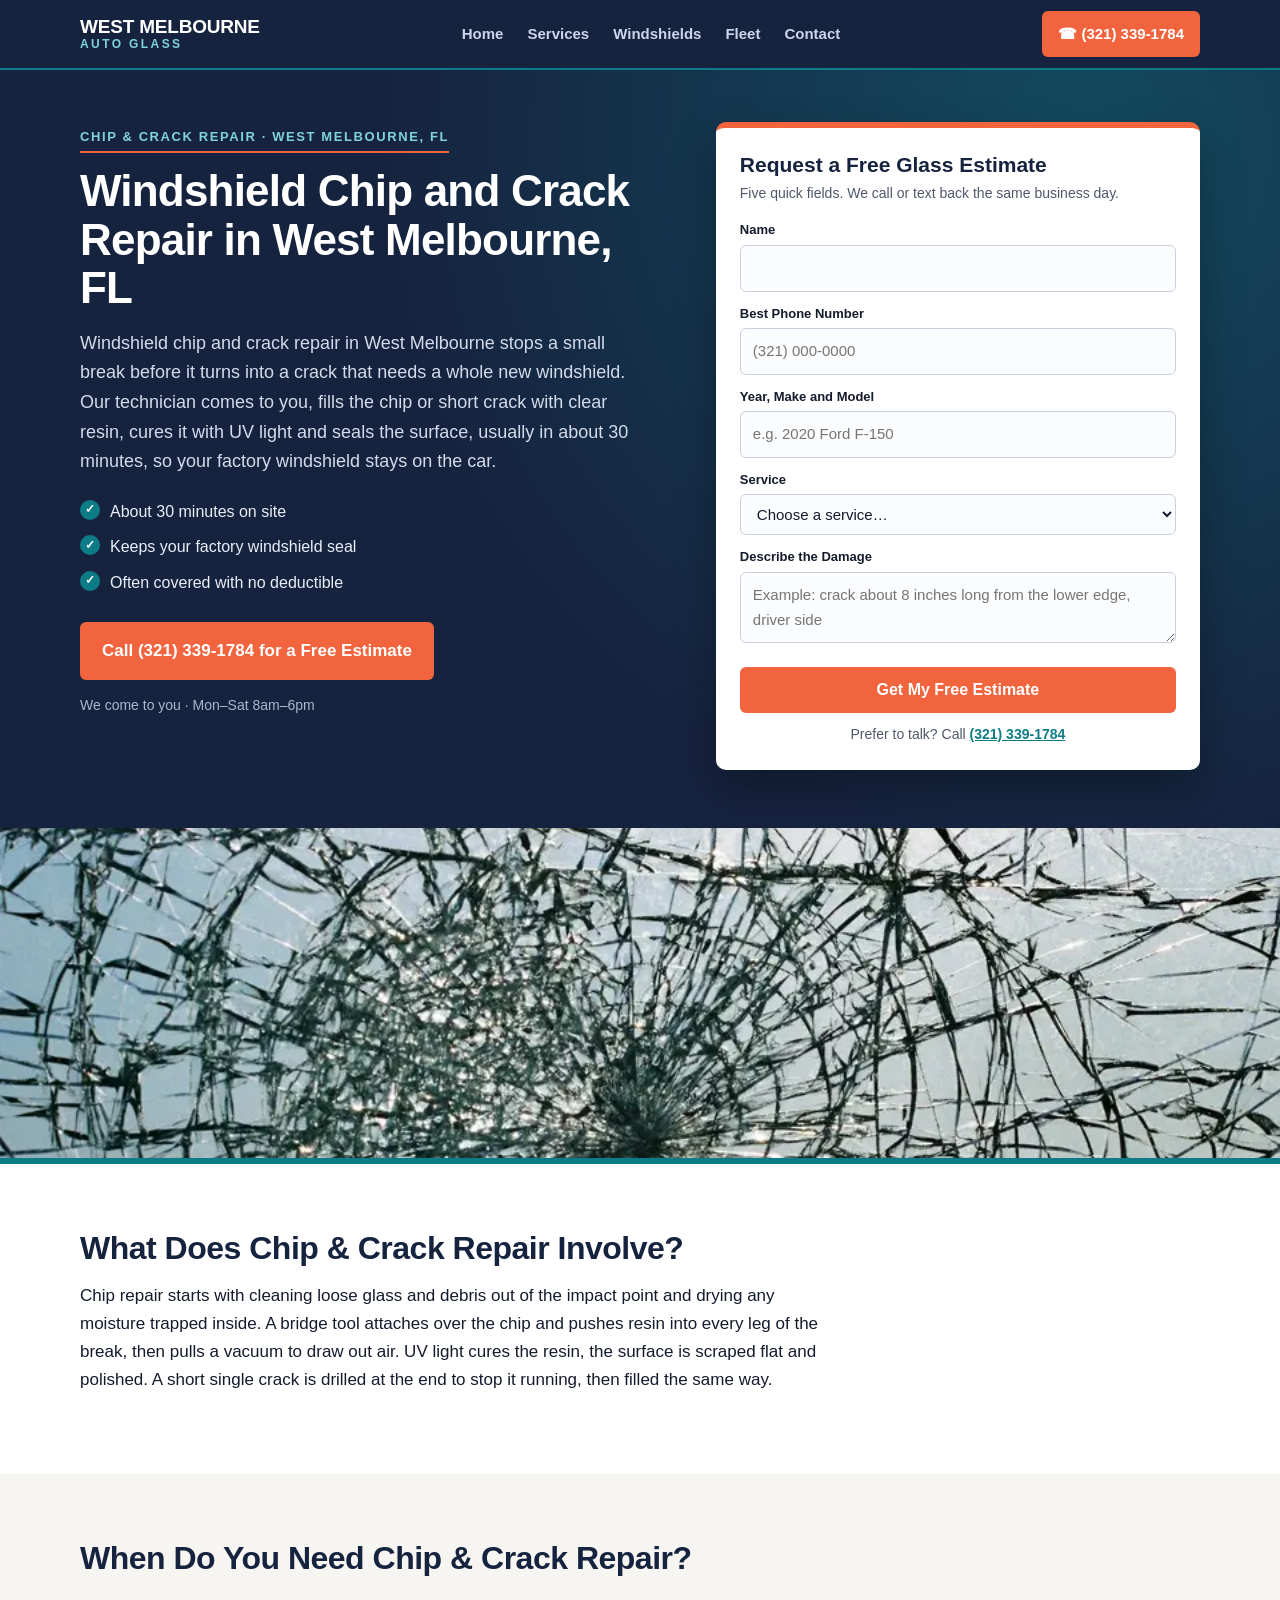
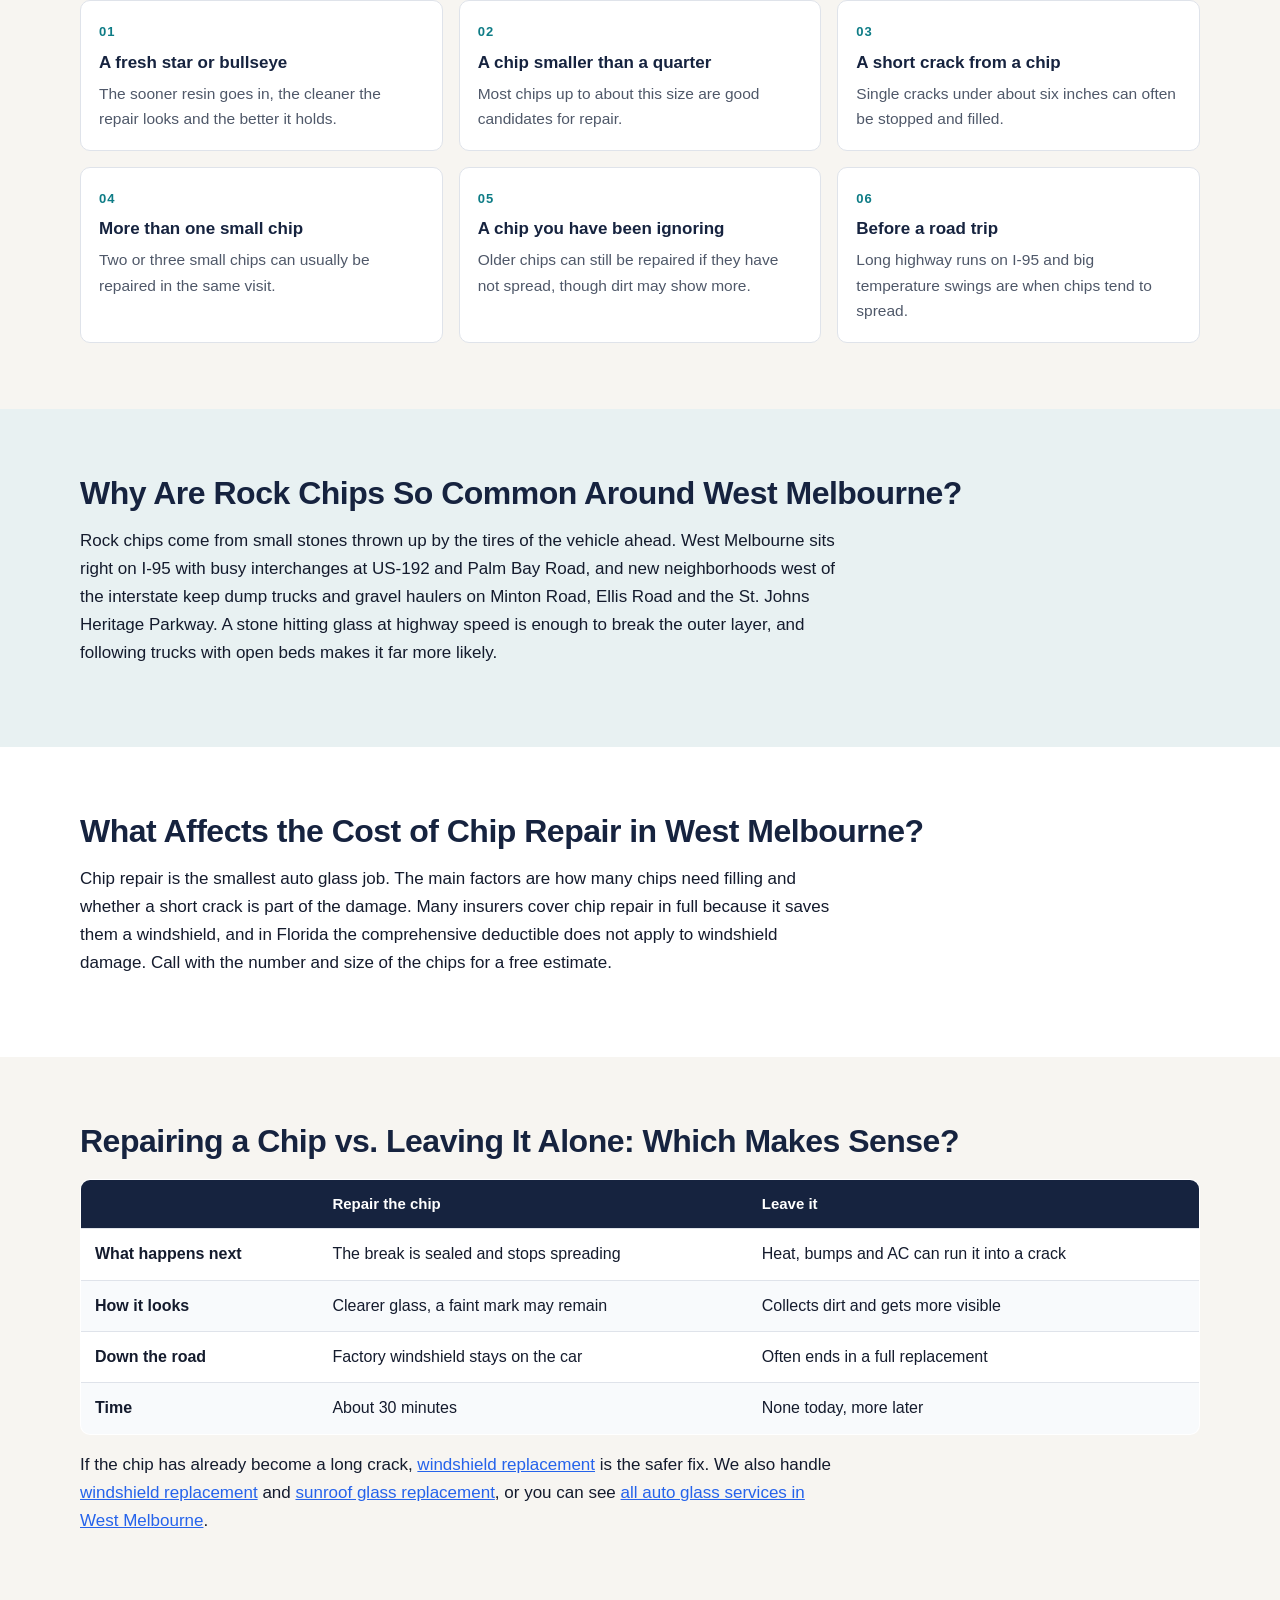
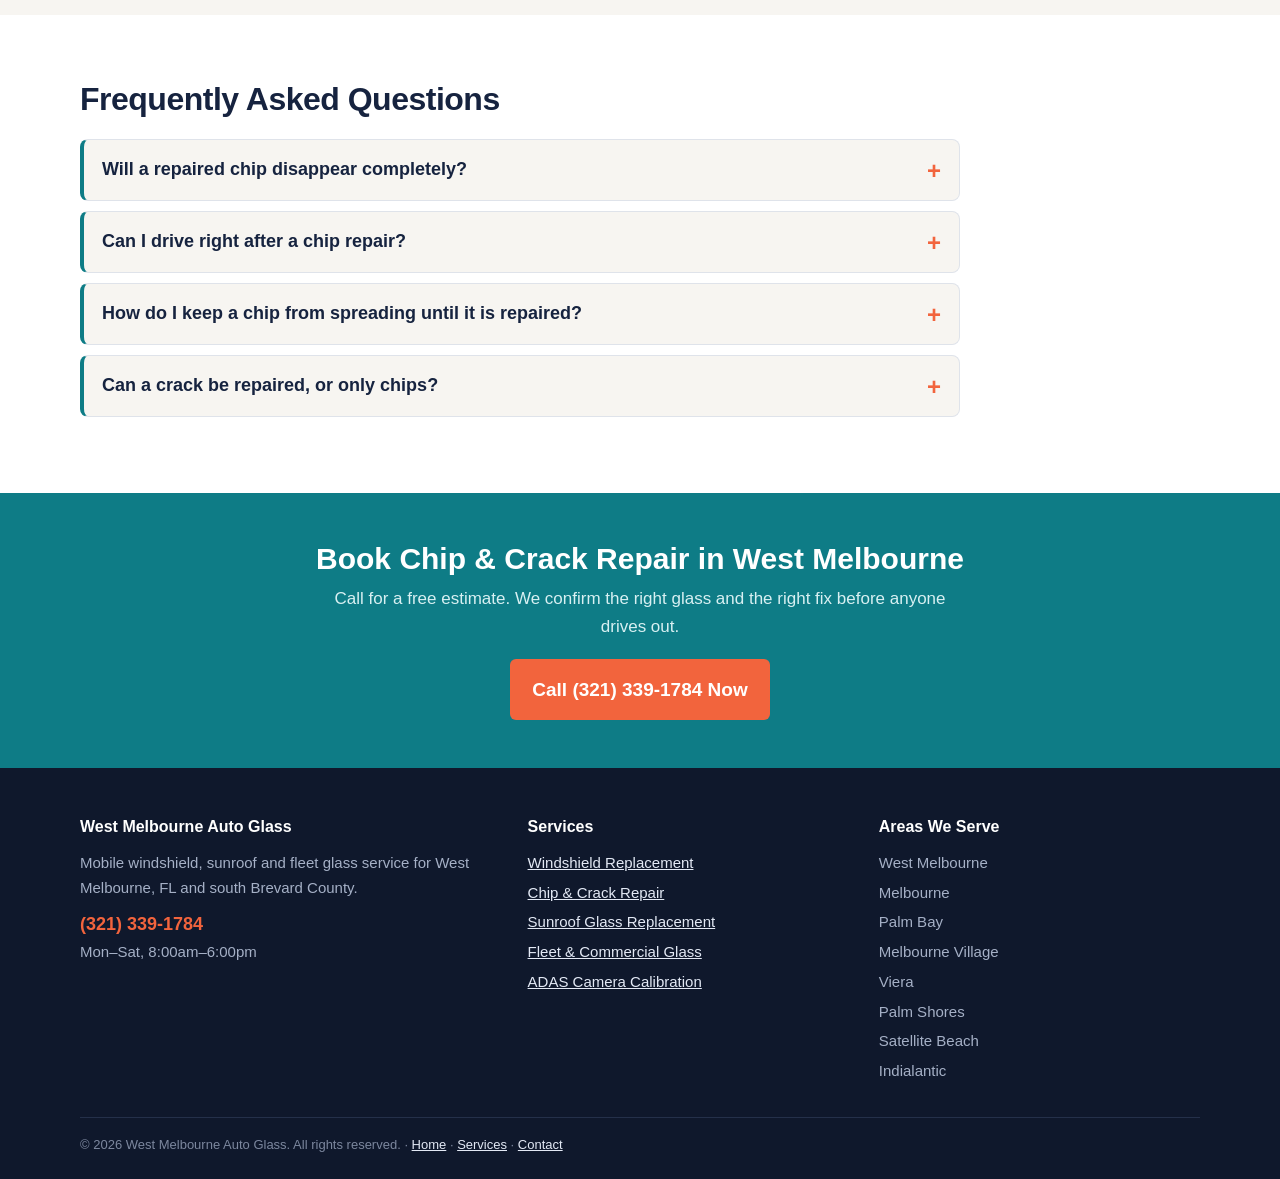
<file: chip-crack-repair-west-melbourne.html>
<!DOCTYPE html>
<html lang="en">
<head>
<meta charset="utf-8">
<meta name="viewport" content="width=device-width, initial-scale=1">
<title>Windshield Chip Repair West Melbourne FL | Crack Repair</title>
<meta name="description" content="Windshield chip and crack repair in West Melbourne, FL. Resin repair in about 30 minutes at your home or office, often covered by insurance.">
<link rel="canonical" href="https://www.westmelbourneautoglass.com/chip-crack-repair-west-melbourne.html">
<meta property="og:title" content="Windshield Chip Repair West Melbourne FL | Crack Repair">
<meta property="og:description" content="Windshield chip and crack repair in West Melbourne, FL. Resin repair in about 30 minutes at your home or office, often covered by insurance.">
<meta property="og:type" content="website">
<meta property="og:url" content="https://www.westmelbourneautoglass.com/chip-crack-repair-west-melbourne.html">
<meta property="og:image" content="https://www.westmelbourneautoglass.com/windshield-install-pickup-truck.webp">
<link rel="stylesheet" href="styles.css">
<script type="application/ld+json">{
 "@context": "https://schema.org",
 "@type": "LocalBusiness",
 "name": "West Melbourne Auto Glass",
 "telephone": "(321) 339-1784",
 "url": "https://www.westmelbourneautoglass.com/",
 "image": "https://www.westmelbourneautoglass.com/windshield-install-pickup-truck.webp",
 "address": {
  "@type": "PostalAddress",
  "streetAddress": "7731 Industrial Rd",
  "addressLocality": "Melbourne",
  "addressRegion": "FL",
  "postalCode": "32904",
  "addressCountry": "US"
 },
 "areaServed": [
  "West Melbourne, FL",
  "Melbourne, FL",
  "Palm Bay, FL",
  "Melbourne Village, FL",
  "Viera, FL",
  "Palm Shores, FL",
  "Satellite Beach, FL",
  "Indialantic, FL"
 ],
 "description": "Chip & Crack Repair in West Melbourne, FL",
 "openingHours": "Mo-Sa 08:00-18:00"
}</script>
<script type="application/ld+json">{
 "@context": "https://schema.org",
 "@type": "Service",
 "serviceType": "Chip & Crack Repair",
 "areaServed": "West Melbourne, FL",
 "provider": {
  "@type": "LocalBusiness",
  "name": "West Melbourne Auto Glass",
  "telephone": "(321) 339-1784"
 }
}</script>
<script type="application/ld+json">{
 "@context": "https://schema.org",
 "@type": "FAQPage",
 "mainEntity": [
  {
   "@type": "Question",
   "name": "Will a repaired chip disappear completely?",
   "acceptedAnswer": {
    "@type": "Answer",
    "text": "A resin repair makes a chip much harder to see, but a faint mark often remains where the stone hit. The main goal is strength: the resin bonds the broken glass so the chip cannot spread. Chips repaired soon after they happen look the best."
   }
  },
  {
   "@type": "Question",
   "name": "Can I drive right after a chip repair?",
   "acceptedAnswer": {
    "@type": "Answer",
    "text": "Yes. The resin is cured with UV light before the technician leaves, so the car can be driven and washed right away. There is no adhesive cure time like there is after a full windshield replacement."
   }
  },
  {
   "@type": "Question",
   "name": "How do I keep a chip from spreading until it is repaired?",
   "acceptedAnswer": {
    "@type": "Answer",
    "text": "Cover it with a piece of clear tape to keep out dirt and water, park in the shade and avoid aiming the defroster or AC straight at the glass. Slammed doors and hard potholes can also spread it, so book the repair soon."
   }
  },
  {
   "@type": "Question",
   "name": "Can a crack be repaired, or only chips?",
   "acceptedAnswer": {
    "@type": "Answer",
    "text": "A single crack shorter than about six inches that does not touch the edge of the glass can often be repaired. Longer cracks, cracks that branch in several directions and cracks at the edge usually need a new windshield."
   }
  }
 ]
}</script>
</head>
<body>
<!-- NAV -->
<header class="nav">
  <div class="wrap nav-in">
    <a class="brand" href="/">West Melbourne<span>Auto Glass</span></a>
    <ul class="links">
      <li><a href="/">Home</a></li>
      <li><a href="services.html">Services</a></li>
      <li><a href="windshield-replacement-west-melbourne.html">Windshields</a></li>
      <li><a href="fleet-auto-glass-west-melbourne.html">Fleet</a></li>
      <li><a href="contact.html">Contact</a></li>
    </ul>
    <a class="nav-call" href="tel:+13213391784">&#9742; (321) 339-1784</a>
  </div>
</header>
<!-- HERO -->
<section class="hero">
  <div class="wrap hero-grid">
    <div>
      <span class="tag">Chip &amp; Crack Repair &middot; West Melbourne, FL</span>
      <h1>Windshield Chip and Crack Repair in West Melbourne, FL</h1>
      <p class="lead">Windshield chip and crack repair in West Melbourne stops a small break before it turns into a crack that needs a whole new windshield. Our technician comes to you, fills the chip or short crack with clear resin, cures it with UV light and seals the surface, usually in about 30 minutes, so your factory windshield stays on the car.</p>
      <ul class="hero-points"><li>About 30 minutes on site</li><li>Keeps your factory windshield seal</li><li>Often covered with no deductible</li></ul>
      <div class="call-big">
        <a class="btn btn-sun" href="tel:+13213391784">Call (321) 339-1784 for a Free Estimate</a>
        <small>We come to you &middot; Mon&ndash;Sat 8am&ndash;6pm</small>
      </div>
    </div>
    <div>
      <form class="quote" action="https://formspree.io/f/xgaoynpl" method="POST">
        <h2>Request a Free Glass Estimate</h2>
        <p class="sub">Five quick fields. We call or text back the same business day.</p>
        <input type="hidden" name="_subject" value="New lead - Auto Glass West Melbourne (Chip & Crack Repair)">
        <div class="field"><label for="q-name">Name</label><input id="q-name" name="name" type="text" autocomplete="name" required></div>
        <div class="field"><label for="q-phone">Best Phone Number</label><input id="q-phone" name="phone" type="tel" autocomplete="tel" placeholder="(321) 000-0000" required></div>
        <div class="field"><label for="q-vehicle">Year, Make and Model</label><input id="q-vehicle" name="vehicle" type="text" placeholder="e.g. 2020 Ford F-150"></div>
        <div class="field"><label for="q-service">Service</label><select id="q-service" name="service"><option value="">Choose a service&hellip;</option><option>Windshield Replacement</option><option>Chip &amp; Crack Repair</option><option>Sunroof Glass Replacement</option><option>Fleet &amp; Commercial Glass</option><option>ADAS Camera Calibration</option><option>Something else / not sure</option></select></div>
        <div class="field"><label for="q-details">Describe the Damage</label><textarea id="q-details" name="details" placeholder="Example: crack about 8 inches long from the lower edge, driver side"></textarea></div>
        <input type="text" name="_gotcha" style="display:none" tabindex="-1" autocomplete="off">
        <button type="submit">Get My Free Estimate</button>
        <p class="alt">Prefer to talk? Call <a href="tel:+13213391784">(321) 339-1784</a></p>
      </form>
    </div>
  </div>
</section>
<div class="band short"><img src="windshield-impact-crack.webp" alt="Windshield impact point with spreading cracks in West Melbourne" width="1600" height="900"></div>

<section class="sec alt">
  <div class="wrap">
    <h2>What Does Chip &amp; Crack Repair Involve?</h2>
    <p>Chip repair starts with cleaning loose glass and debris out of the impact point and drying any moisture trapped inside. A bridge tool attaches over the chip and pushes resin into every leg of the break, then pulls a vacuum to draw out air. UV light cures the resin, the surface is scraped flat and polished. A short single crack is drilled at the end to stop it running, then filled the same way.</p>
  </div>
</section>

<section class="sec">
  <div class="wrap">
    <h2>When Do You Need Chip &amp; Crack Repair?</h2>
    <div class="signs"><div class="sign"><strong>A fresh star or bullseye</strong><p>The sooner resin goes in, the cleaner the repair looks and the better it holds.</p></div><div class="sign"><strong>A chip smaller than a quarter</strong><p>Most chips up to about this size are good candidates for repair.</p></div><div class="sign"><strong>A short crack from a chip</strong><p>Single cracks under about six inches can often be stopped and filled.</p></div><div class="sign"><strong>More than one small chip</strong><p>Two or three small chips can usually be repaired in the same visit.</p></div><div class="sign"><strong>A chip you have been ignoring</strong><p>Older chips can still be repaired if they have not spread, though dirt may show more.</p></div><div class="sign"><strong>Before a road trip</strong><p>Long highway runs on I-95 and big temperature swings are when chips tend to spread.</p></div></div>
  </div>
</section>

<section class="sec coq">
  <div class="wrap">
    <h2>Why Are Rock Chips So Common Around West Melbourne?</h2>
    <p>Rock chips come from small stones thrown up by the tires of the vehicle ahead. West Melbourne sits right on I-95 with busy interchanges at US-192 and Palm Bay Road, and new neighborhoods west of the interstate keep dump trucks and gravel haulers on Minton Road, Ellis Road and the St. Johns Heritage Parkway. A stone hitting glass at highway speed is enough to break the outer layer, and following trucks with open beds makes it far more likely.</p>
  </div>
</section>

<section class="sec alt">
  <div class="wrap">
    <h2>What Affects the Cost of Chip Repair in West Melbourne?</h2>
    <p>Chip repair is the smallest auto glass job. The main factors are how many chips need filling and whether a short crack is part of the damage. Many insurers cover chip repair in full because it saves them a windshield, and in Florida the comprehensive deductible does not apply to windshield damage. Call with the number and size of the chips for a free estimate.</p>
  </div>
</section>

<section class="sec">
  <div class="wrap">
    <h2>Repairing a Chip vs. Leaving It Alone: Which Makes Sense?</h2>
    <table class="cmp"><thead><tr><th></th><th>Repair the chip</th><th>Leave it</th></tr></thead><tbody><tr><td><strong>What happens next</strong></td><td>The break is sealed and stops spreading</td><td>Heat, bumps and AC can run it into a crack</td></tr><tr><td><strong>How it looks</strong></td><td>Clearer glass, a faint mark may remain</td><td>Collects dirt and gets more visible</td></tr><tr><td><strong>Down the road</strong></td><td>Factory windshield stays on the car</td><td>Often ends in a full replacement</td></tr><tr><td><strong>Time</strong></td><td>About 30 minutes</td><td>None today, more later</td></tr></tbody></table>
    <p style="margin-top:16px;">If the chip has already become a long crack, <a class="body-link" href="windshield-replacement-west-melbourne.html" style="color: #2563eb; text-decoration: underline;">windshield replacement</a> is the safer fix. We also handle <a class="body-link" href="windshield-replacement-west-melbourne.html" style="color: #2563eb; text-decoration: underline;">windshield replacement</a> and <a class="body-link" href="sunroof-glass-replacement-west-melbourne.html" style="color: #2563eb; text-decoration: underline;">sunroof glass replacement</a>, or you can see <a class="body-link" href="services.html" style="color: #2563eb; text-decoration: underline;">all auto glass services in West Melbourne</a>.</p>
  </div>
</section>

<section class="sec alt">
  <div class="wrap">
    <h2>Frequently Asked Questions</h2>
    <div class="faq"><details><summary><h3>Will a repaired chip disappear completely?</h3></summary><div class="ans"><p>A resin repair makes a chip much harder to see, but a faint mark often remains where the stone hit. The main goal is strength: the resin bonds the broken glass so the chip cannot spread. Chips repaired soon after they happen look the best.</p></div></details><details><summary><h3>Can I drive right after a chip repair?</h3></summary><div class="ans"><p>Yes. The resin is cured with UV light before the technician leaves, so the car can be driven and washed right away. There is no adhesive cure time like there is after a full windshield replacement.</p></div></details><details><summary><h3>How do I keep a chip from spreading until it is repaired?</h3></summary><div class="ans"><p>Cover it with a piece of clear tape to keep out dirt and water, park in the shade and avoid aiming the defroster or AC straight at the glass. Slammed doors and hard potholes can also spread it, so book the repair soon.</p></div></details><details><summary><h3>Can a crack be repaired, or only chips?</h3></summary><div class="ans"><p>A single crack shorter than about six inches that does not touch the edge of the glass can often be repaired. Longer cracks, cracks that branch in several directions and cracks at the edge usually need a new windshield.</p></div></details></div>
  </div>
</section>
<!-- CTA -->
<section class="cta">
  <div class="wrap">
    <h2>Book Chip &amp; Crack Repair in West Melbourne</h2>
    <p>Call for a free estimate. We confirm the right glass and the right fix before anyone drives out.</p>
    <a class="btn btn-pine" href="tel:+13213391784">Call (321) 339-1784 Now</a>
  </div>
</section>
<!-- FOOTER -->
<footer class="foot">
  <div class="wrap">
    <div class="foot-grid">
      <div>
        <h4>West Melbourne Auto Glass</h4>
        <p>Mobile windshield, sunroof and fleet glass service for West Melbourne, FL and south Brevard County.</p>
        <p style="margin-top:10px;"><a class="tel" href="tel:+13213391784">(321) 339-1784</a></p>
        <p>Mon&ndash;Sat, 8:00am&ndash;6:00pm</p>
      </div>
      <div>
        <h4>Services</h4>
        <ul><li><a href="windshield-replacement-west-melbourne.html">Windshield Replacement</a></li><li><a href="chip-crack-repair-west-melbourne.html">Chip &amp; Crack Repair</a></li><li><a href="sunroof-glass-replacement-west-melbourne.html">Sunroof Glass Replacement</a></li><li><a href="fleet-auto-glass-west-melbourne.html">Fleet &amp; Commercial Glass</a></li><li><a href="adas-calibration-west-melbourne.html">ADAS Camera Calibration</a></li></ul>
      </div>
      <div>
        <h4>Areas We Serve</h4>
        <ul><li>West Melbourne</li><li>Melbourne</li><li>Palm Bay</li><li>Melbourne Village</li><li>Viera</li><li>Palm Shores</li><li>Satellite Beach</li><li>Indialantic</li></ul>
      </div>
    </div>
    <p class="copy">&copy; 2026 West Melbourne Auto Glass. All rights reserved. &middot; <a href="/">Home</a> &middot; <a href="services.html">Services</a> &middot; <a href="contact.html">Contact</a></p>
  </div>
</footer>
</body>
</html>
</file>
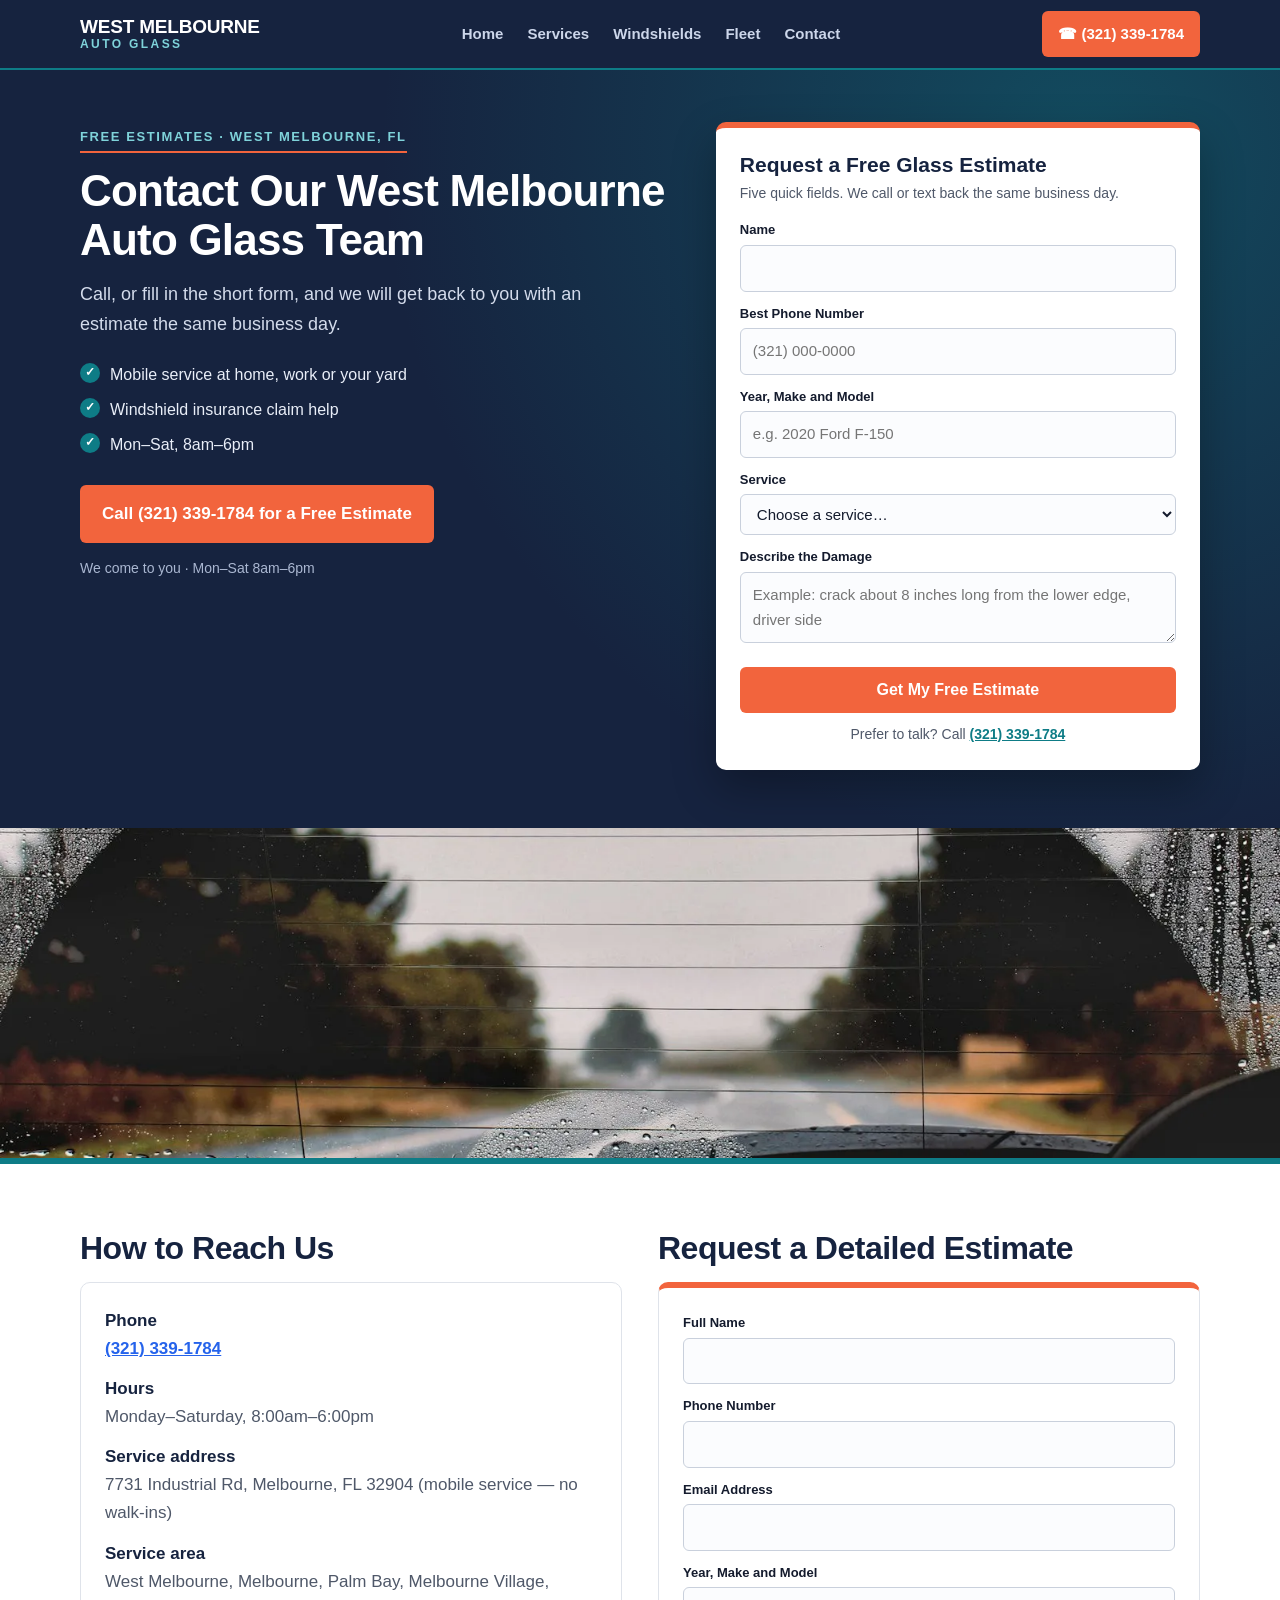
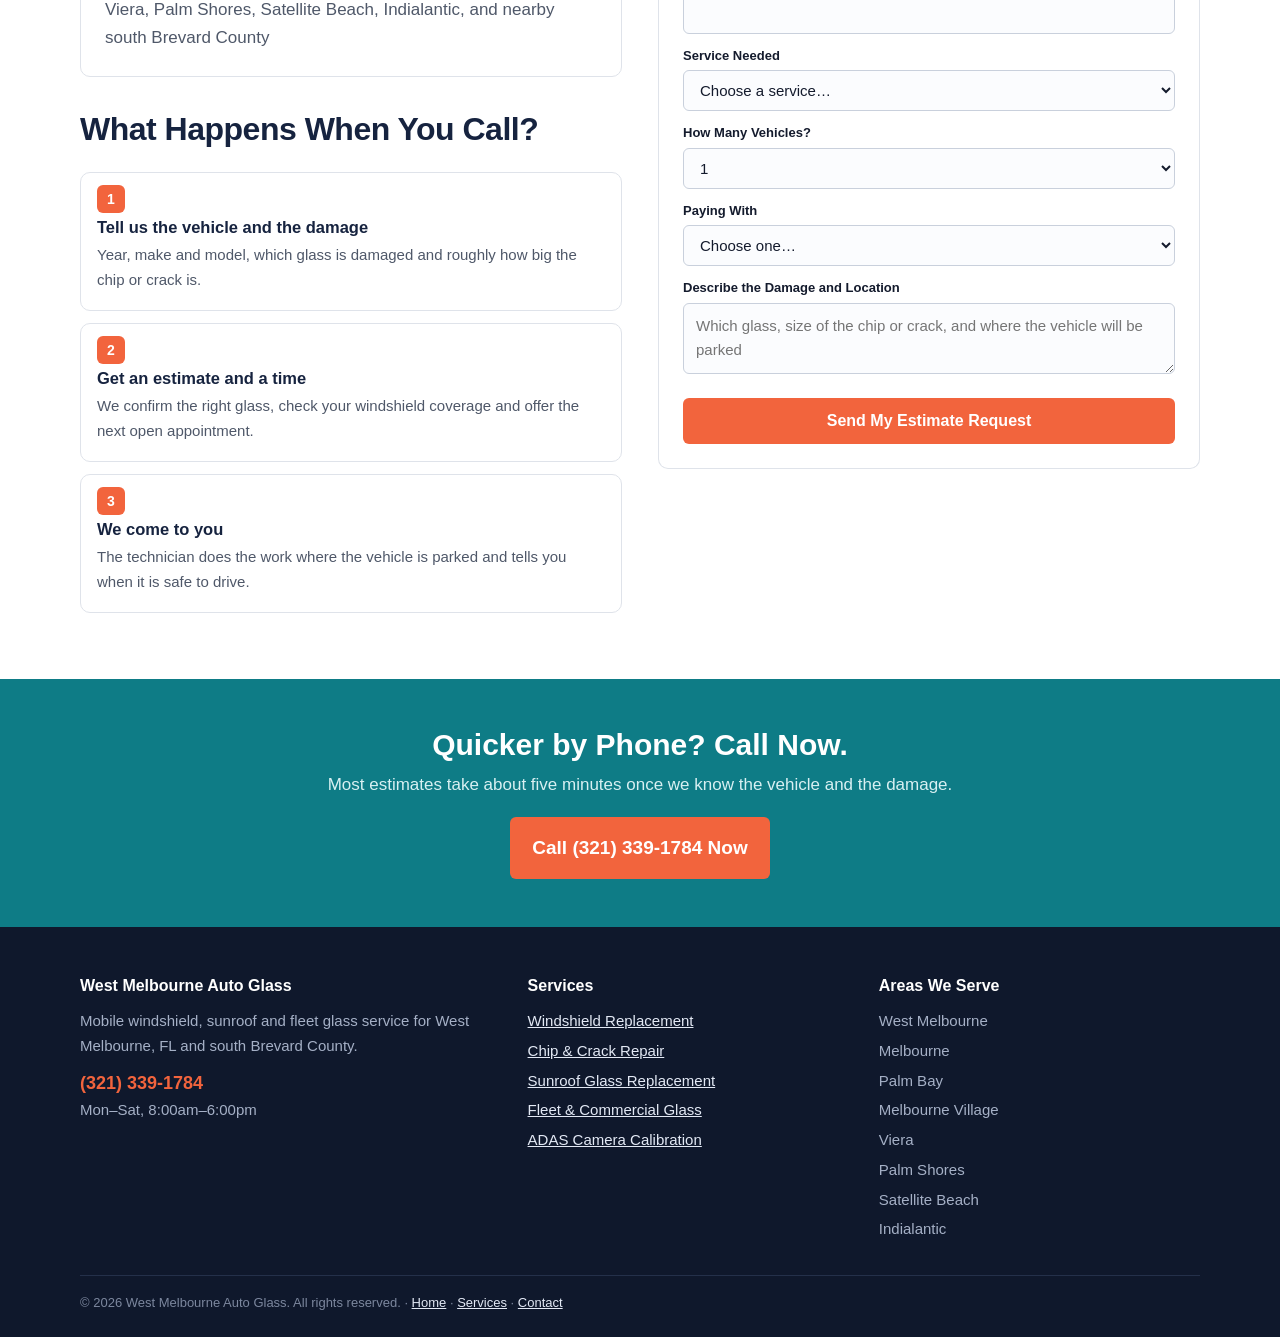
<file: contact.html>
<!DOCTYPE html>
<html lang="en">
<head>
<meta charset="utf-8">
<meta name="viewport" content="width=device-width, initial-scale=1">
<title>Contact West Melbourne Auto Glass | Free Estimate</title>
<meta name="description" content="Call (321) 339-1784 or send the form for a free auto glass estimate in West Melbourne, FL. Mobile windshield and fleet glass service.">
<link rel="canonical" href="https://www.westmelbourneautoglass.com/contact.html">
<meta property="og:title" content="Contact West Melbourne Auto Glass | Free Estimate">
<meta property="og:description" content="Call (321) 339-1784 or send the form for a free auto glass estimate in West Melbourne, FL. Mobile windshield and fleet glass service.">
<meta property="og:type" content="website">
<meta property="og:url" content="https://www.westmelbourneautoglass.com/contact.html">
<meta property="og:image" content="https://www.westmelbourneautoglass.com/windshield-install-pickup-truck.webp">
<link rel="stylesheet" href="styles.css">
<script type="application/ld+json">{
 "@context": "https://schema.org",
 "@type": "LocalBusiness",
 "name": "West Melbourne Auto Glass",
 "telephone": "(321) 339-1784",
 "url": "https://www.westmelbourneautoglass.com/",
 "image": "https://www.westmelbourneautoglass.com/windshield-install-pickup-truck.webp",
 "address": {
  "@type": "PostalAddress",
  "streetAddress": "7731 Industrial Rd",
  "addressLocality": "Melbourne",
  "addressRegion": "FL",
  "postalCode": "32904",
  "addressCountry": "US"
 },
 "areaServed": [
  "West Melbourne, FL",
  "Melbourne, FL",
  "Palm Bay, FL",
  "Melbourne Village, FL",
  "Viera, FL",
  "Palm Shores, FL",
  "Satellite Beach, FL",
  "Indialantic, FL"
 ],
 "description": "Contact West Melbourne Auto Glass for mobile windshield and auto glass service in West Melbourne, FL",
 "openingHours": "Mo-Sa 08:00-18:00"
}</script>
</head>
<body>
<!-- NAV -->
<header class="nav">
  <div class="wrap nav-in">
    <a class="brand" href="/">West Melbourne<span>Auto Glass</span></a>
    <ul class="links">
      <li><a href="/">Home</a></li>
      <li><a href="services.html">Services</a></li>
      <li><a href="windshield-replacement-west-melbourne.html">Windshields</a></li>
      <li><a href="fleet-auto-glass-west-melbourne.html">Fleet</a></li>
      <li><a href="contact.html">Contact</a></li>
    </ul>
    <a class="nav-call" href="tel:+13213391784">&#9742; (321) 339-1784</a>
  </div>
</header>
<!-- HERO -->
<section class="hero">
  <div class="wrap hero-grid">
    <div>
      <span class="tag">Free Estimates &middot; West Melbourne, FL</span>
      <h1>Contact Our West Melbourne Auto Glass Team</h1>
      <p class="lead">Call, or fill in the short form, and we will get back to you with an estimate the same business day.</p>
      <ul class="hero-points"><li>Mobile service at home, work or your yard</li><li>Windshield insurance claim help</li><li>Mon&ndash;Sat, 8am&ndash;6pm</li></ul>
      <div class="call-big">
        <a class="btn btn-sun" href="tel:+13213391784">Call (321) 339-1784 for a Free Estimate</a>
        <small>We come to you &middot; Mon&ndash;Sat 8am&ndash;6pm</small>
      </div>
    </div>
    <div>
      <form class="quote" action="https://formspree.io/f/xgaoynpl" method="POST">
        <h2>Request a Free Glass Estimate</h2>
        <p class="sub">Five quick fields. We call or text back the same business day.</p>
        <input type="hidden" name="_subject" value="New lead - Auto Glass West Melbourne (contact hero)">
        <div class="field"><label for="q-name">Name</label><input id="q-name" name="name" type="text" autocomplete="name" required></div>
        <div class="field"><label for="q-phone">Best Phone Number</label><input id="q-phone" name="phone" type="tel" autocomplete="tel" placeholder="(321) 000-0000" required></div>
        <div class="field"><label for="q-vehicle">Year, Make and Model</label><input id="q-vehicle" name="vehicle" type="text" placeholder="e.g. 2020 Ford F-150"></div>
        <div class="field"><label for="q-service">Service</label><select id="q-service" name="service"><option value="">Choose a service&hellip;</option><option>Windshield Replacement</option><option>Chip &amp; Crack Repair</option><option>Sunroof Glass Replacement</option><option>Fleet &amp; Commercial Glass</option><option>ADAS Camera Calibration</option><option>Something else / not sure</option></select></div>
        <div class="field"><label for="q-details">Describe the Damage</label><textarea id="q-details" name="details" placeholder="Example: crack about 8 inches long from the lower edge, driver side"></textarea></div>
        <input type="text" name="_gotcha" style="display:none" tabindex="-1" autocomplete="off">
        <button type="submit">Get My Free Estimate</button>
        <p class="alt">Prefer to talk? Call <a href="tel:+13213391784">(321) 339-1784</a></p>
      </form>
    </div>
  </div>
</section>
<div class="band short"><img src="rear-glass-rain-view.webp" alt="Rain on a car rear window in West Melbourne" width="1600" height="900"></div>

<section class="sec alt">
  <div class="wrap info-grid">
    <div>
      <h2>How to Reach Us</h2>
      <dl class="info">
        <dt>Phone</dt><dd><a href="tel:+13213391784" style="color:#2563eb;text-decoration:underline;font-weight:700;">(321) 339-1784</a></dd>
        <dt>Hours</dt><dd>Monday&ndash;Saturday, 8:00am&ndash;6:00pm</dd>
        <dt>Service address</dt><dd>7731 Industrial Rd, Melbourne, FL 32904 (mobile service &mdash; no walk-ins)</dd>
        <dt>Service area</dt><dd>West Melbourne, Melbourne, Palm Bay, Melbourne Village, Viera, Palm Shores, Satellite Beach, Indialantic, and nearby south Brevard County</dd>
      </dl>
      <h2 style="margin-top:34px;">What Happens When You Call?</h2>
      <ol class="steps three">
        <li data-n="1"><strong>Tell us the vehicle and the damage</strong><p>Year, make and model, which glass is damaged and roughly how big the chip or crack is.</p></li>
        <li data-n="2"><strong>Get an estimate and a time</strong><p>We confirm the right glass, check your windshield coverage and offer the next open appointment.</p></li>
        <li data-n="3"><strong>We come to you</strong><p>The technician does the work where the vehicle is parked and tells you when it is safe to drive.</p></li>
      </ol>
    </div>
    <div>
      <h2>Request a Detailed Estimate</h2>
      <form class="form-full" action="https://formspree.io/f/xgaoynpl" method="POST">
        <input type="hidden" name="_subject" value="New lead - Auto Glass West Melbourne (contact form)">
        <div class="field"><label for="c-name">Full Name</label><input id="c-name" name="name" type="text" autocomplete="name" required></div>
        <div class="field"><label for="c-phone">Phone Number</label><input id="c-phone" name="phone" type="tel" autocomplete="tel" required></div>
        <div class="field"><label for="c-email">Email Address</label><input id="c-email" name="email" type="email" autocomplete="email"></div>
        <div class="field"><label for="c-vehicle">Year, Make and Model</label><input id="c-vehicle" name="vehicle" type="text"></div>
        <div class="field"><label for="c-service">Service Needed</label><select id="c-service" name="service"><option value="">Choose a service&hellip;</option><option>Windshield Replacement</option><option>Chip &amp; Crack Repair</option><option>Sunroof Glass Replacement</option><option>Fleet &amp; Commercial Glass</option><option>ADAS Camera Calibration</option><option>Something else / not sure</option></select></div>
        <div class="field"><label for="c-count">How Many Vehicles?</label><select id="c-count" name="vehicles"><option>1</option><option>2&ndash;4</option><option>5 or more (fleet)</option></select></div>
        <div class="field"><label for="c-insurance">Paying With</label><select id="c-insurance" name="payment"><option value="">Choose one&hellip;</option><option>Insurance claim</option><option>Paying myself</option><option>Company account</option><option>Not sure</option></select></div>
        <div class="field"><label for="c-msg">Describe the Damage and Location</label><textarea id="c-msg" name="message" placeholder="Which glass, size of the chip or crack, and where the vehicle will be parked"></textarea></div>
        <input type="text" name="_gotcha" style="display:none" tabindex="-1" autocomplete="off">
        <button type="submit">Send My Estimate Request</button>
      </form>
    </div>
  </div>
</section>
<!-- CTA -->
<section class="cta">
  <div class="wrap">
    <h2>Quicker by Phone? Call Now.</h2>
    <p>Most estimates take about five minutes once we know the vehicle and the damage.</p>
    <a class="btn btn-pine" href="tel:+13213391784">Call (321) 339-1784 Now</a>
  </div>
</section>
<!-- FOOTER -->
<footer class="foot">
  <div class="wrap">
    <div class="foot-grid">
      <div>
        <h4>West Melbourne Auto Glass</h4>
        <p>Mobile windshield, sunroof and fleet glass service for West Melbourne, FL and south Brevard County.</p>
        <p style="margin-top:10px;"><a class="tel" href="tel:+13213391784">(321) 339-1784</a></p>
        <p>Mon&ndash;Sat, 8:00am&ndash;6:00pm</p>
      </div>
      <div>
        <h4>Services</h4>
        <ul><li><a href="windshield-replacement-west-melbourne.html">Windshield Replacement</a></li><li><a href="chip-crack-repair-west-melbourne.html">Chip &amp; Crack Repair</a></li><li><a href="sunroof-glass-replacement-west-melbourne.html">Sunroof Glass Replacement</a></li><li><a href="fleet-auto-glass-west-melbourne.html">Fleet &amp; Commercial Glass</a></li><li><a href="adas-calibration-west-melbourne.html">ADAS Camera Calibration</a></li></ul>
      </div>
      <div>
        <h4>Areas We Serve</h4>
        <ul><li>West Melbourne</li><li>Melbourne</li><li>Palm Bay</li><li>Melbourne Village</li><li>Viera</li><li>Palm Shores</li><li>Satellite Beach</li><li>Indialantic</li></ul>
      </div>
    </div>
    <p class="copy">&copy; 2026 West Melbourne Auto Glass. All rights reserved. &middot; <a href="/">Home</a> &middot; <a href="services.html">Services</a> &middot; <a href="contact.html">Contact</a></p>
  </div>
</footer>
</body>
</html>
</file>
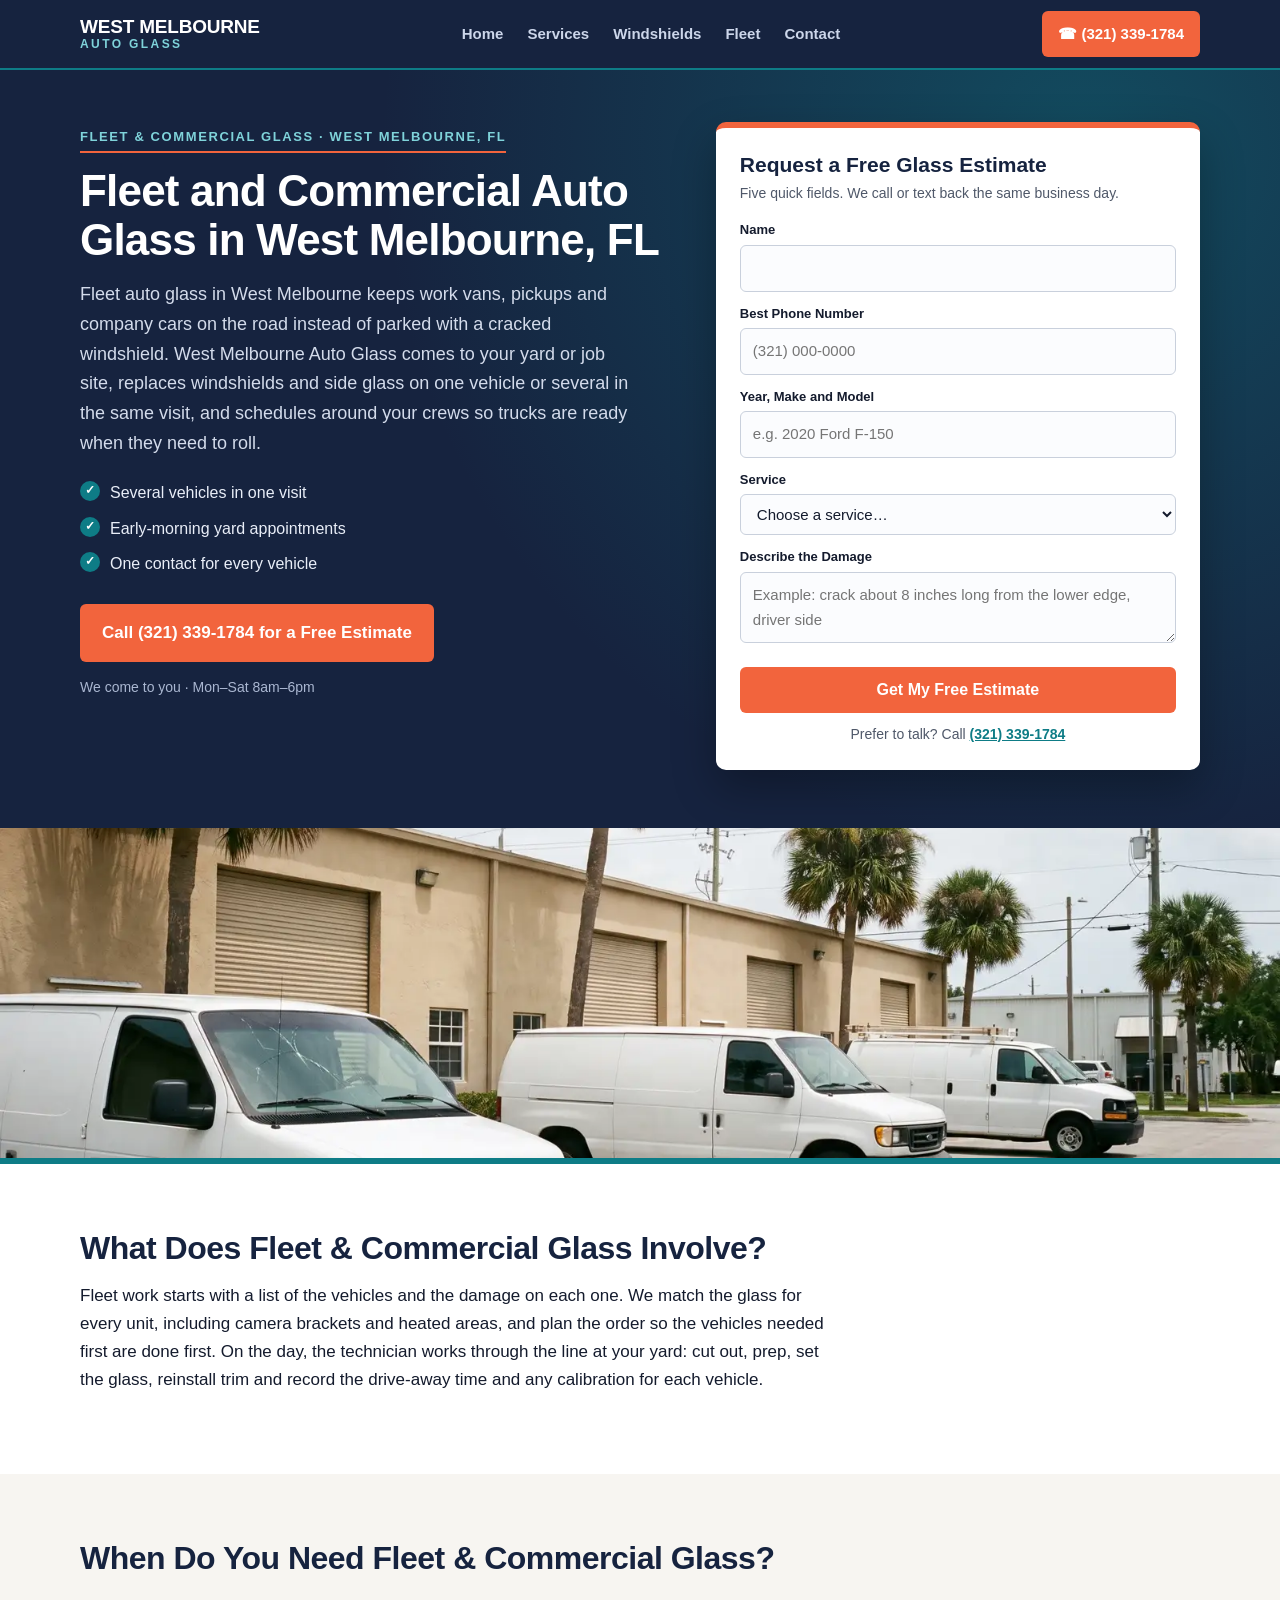
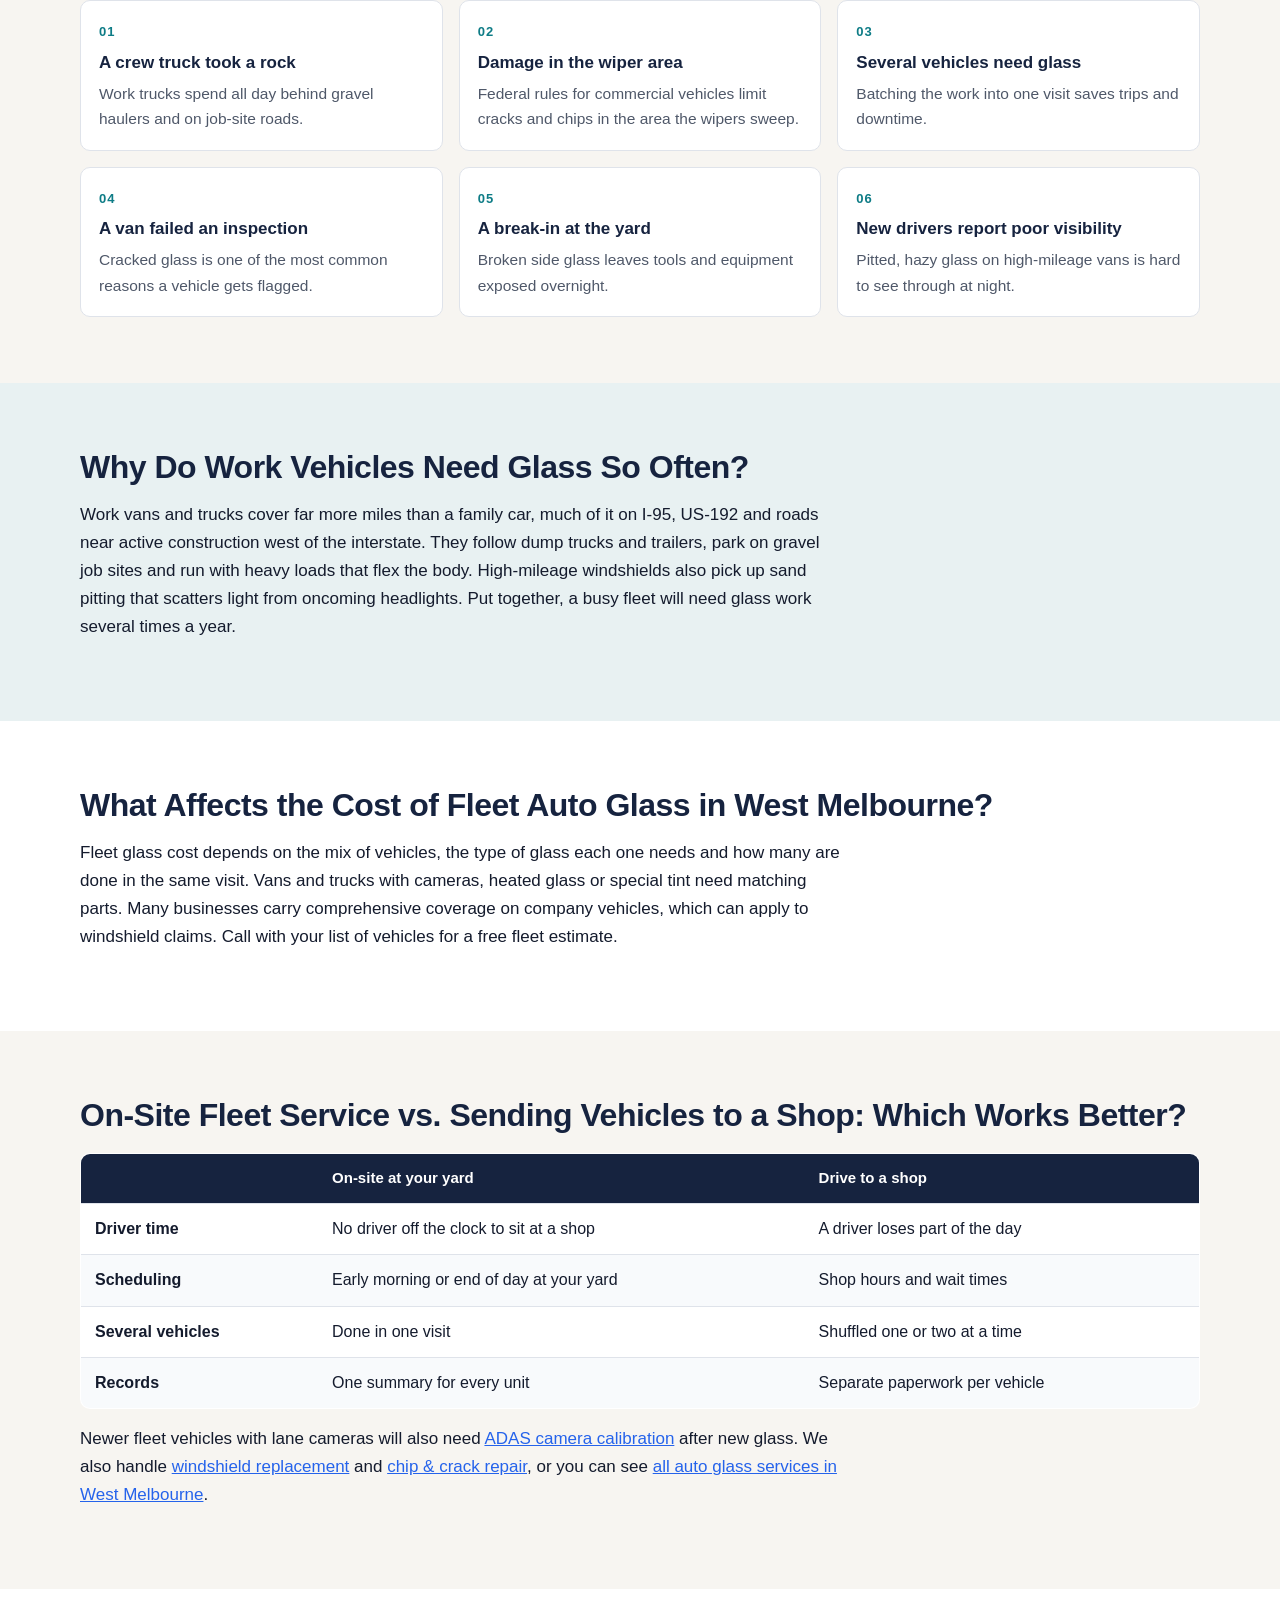
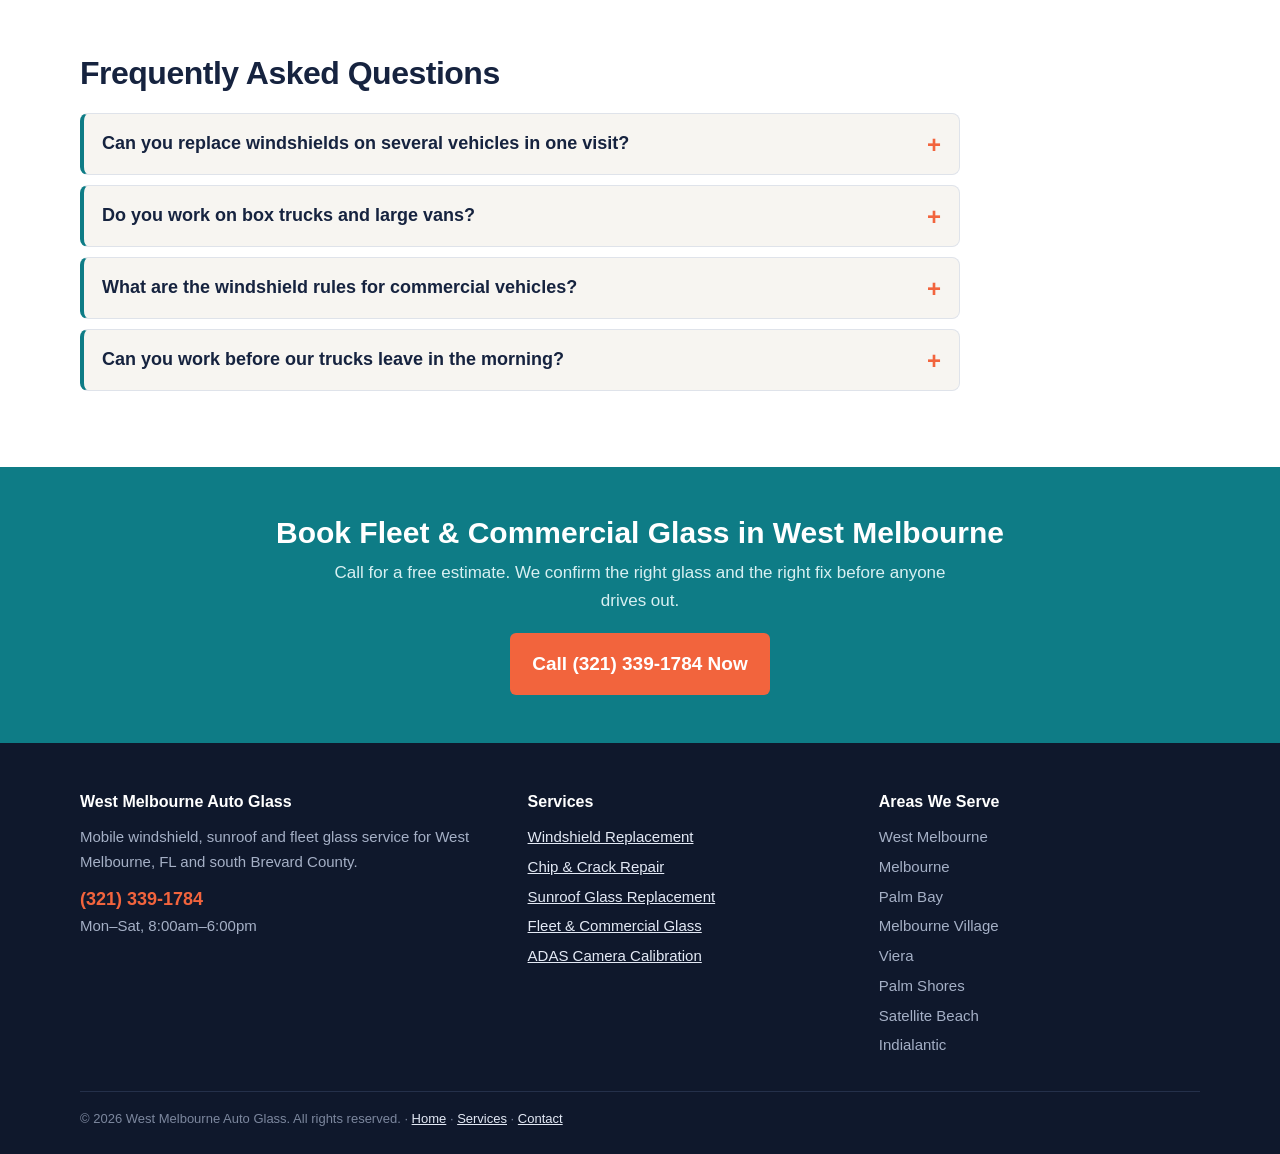
<file: fleet-auto-glass-west-melbourne.html>
<!DOCTYPE html>
<html lang="en">
<head>
<meta charset="utf-8">
<meta name="viewport" content="width=device-width, initial-scale=1">
<title>Fleet Auto Glass West Melbourne FL | Vans &amp; Trucks</title>
<meta name="description" content="Fleet and commercial auto glass in West Melbourne, FL. Windshields for work vans, pickups and company cars, installed at your yard. Free estimates.">
<link rel="canonical" href="https://www.westmelbourneautoglass.com/fleet-auto-glass-west-melbourne.html">
<meta property="og:title" content="Fleet Auto Glass West Melbourne FL | Vans &amp; Trucks">
<meta property="og:description" content="Fleet and commercial auto glass in West Melbourne, FL. Windshields for work vans, pickups and company cars, installed at your yard. Free estimates.">
<meta property="og:type" content="website">
<meta property="og:url" content="https://www.westmelbourneautoglass.com/fleet-auto-glass-west-melbourne.html">
<meta property="og:image" content="https://www.westmelbourneautoglass.com/windshield-install-pickup-truck.webp">
<link rel="stylesheet" href="styles.css">
<script type="application/ld+json">{
 "@context": "https://schema.org",
 "@type": "LocalBusiness",
 "name": "West Melbourne Auto Glass",
 "telephone": "(321) 339-1784",
 "url": "https://www.westmelbourneautoglass.com/",
 "image": "https://www.westmelbourneautoglass.com/windshield-install-pickup-truck.webp",
 "address": {
  "@type": "PostalAddress",
  "streetAddress": "7731 Industrial Rd",
  "addressLocality": "Melbourne",
  "addressRegion": "FL",
  "postalCode": "32904",
  "addressCountry": "US"
 },
 "areaServed": [
  "West Melbourne, FL",
  "Melbourne, FL",
  "Palm Bay, FL",
  "Melbourne Village, FL",
  "Viera, FL",
  "Palm Shores, FL",
  "Satellite Beach, FL",
  "Indialantic, FL"
 ],
 "description": "Fleet & Commercial Glass in West Melbourne, FL",
 "openingHours": "Mo-Sa 08:00-18:00"
}</script>
<script type="application/ld+json">{
 "@context": "https://schema.org",
 "@type": "Service",
 "serviceType": "Fleet & Commercial Glass",
 "areaServed": "West Melbourne, FL",
 "provider": {
  "@type": "LocalBusiness",
  "name": "West Melbourne Auto Glass",
  "telephone": "(321) 339-1784"
 }
}</script>
<script type="application/ld+json">{
 "@context": "https://schema.org",
 "@type": "FAQPage",
 "mainEntity": [
  {
   "@type": "Question",
   "name": "Can you replace windshields on several vehicles in one visit?",
   "acceptedAnswer": {
    "@type": "Answer",
    "text": "Yes. Send us the list of vehicles and the damage on each, and we schedule them for the same visit at your West Melbourne yard or job site. The technician works through them in the order you need them back."
   }
  },
  {
   "@type": "Question",
   "name": "Do you work on box trucks and large vans?",
   "acceptedAnswer": {
    "@type": "Answer",
    "text": "We handle most work vans, pickups, cutaway vans and light box trucks. Some larger commercial vehicles use glass that has to be special ordered, so share the year, make and model when you call and we will confirm the part."
   }
  },
  {
   "@type": "Question",
   "name": "What are the windshield rules for commercial vehicles?",
   "acceptedAnswer": {
    "@type": "Answer",
    "text": "Federal Motor Carrier Safety rules limit cracks and chips in the part of the windshield the wipers sweep on commercial vehicles. Damage in that area can lead to an inspection violation. Fixing chips early keeps fleet vehicles in compliance and on the road."
   }
  },
  {
   "@type": "Question",
   "name": "Can you work before our trucks leave in the morning?",
   "acceptedAnswer": {
    "@type": "Answer",
    "text": "Yes. Early appointments at your yard are the most common setup for fleet customers. Remember that a new windshield needs adhesive cure time before the vehicle drives, so the earlier the start, the sooner the truck is ready."
   }
  }
 ]
}</script>
</head>
<body>
<!-- NAV -->
<header class="nav">
  <div class="wrap nav-in">
    <a class="brand" href="/">West Melbourne<span>Auto Glass</span></a>
    <ul class="links">
      <li><a href="/">Home</a></li>
      <li><a href="services.html">Services</a></li>
      <li><a href="windshield-replacement-west-melbourne.html">Windshields</a></li>
      <li><a href="fleet-auto-glass-west-melbourne.html">Fleet</a></li>
      <li><a href="contact.html">Contact</a></li>
    </ul>
    <a class="nav-call" href="tel:+13213391784">&#9742; (321) 339-1784</a>
  </div>
</header>
<!-- HERO -->
<section class="hero">
  <div class="wrap hero-grid">
    <div>
      <span class="tag">Fleet &amp; Commercial Glass &middot; West Melbourne, FL</span>
      <h1>Fleet and Commercial Auto Glass in West Melbourne, FL</h1>
      <p class="lead">Fleet auto glass in West Melbourne keeps work vans, pickups and company cars on the road instead of parked with a cracked windshield. West Melbourne Auto Glass comes to your yard or job site, replaces windshields and side glass on one vehicle or several in the same visit, and schedules around your crews so trucks are ready when they need to roll.</p>
      <ul class="hero-points"><li>Several vehicles in one visit</li><li>Early-morning yard appointments</li><li>One contact for every vehicle</li></ul>
      <div class="call-big">
        <a class="btn btn-sun" href="tel:+13213391784">Call (321) 339-1784 for a Free Estimate</a>
        <small>We come to you &middot; Mon&ndash;Sat 8am&ndash;6pm</small>
      </div>
    </div>
    <div>
      <form class="quote" action="https://formspree.io/f/xgaoynpl" method="POST">
        <h2>Request a Free Glass Estimate</h2>
        <p class="sub">Five quick fields. We call or text back the same business day.</p>
        <input type="hidden" name="_subject" value="New lead - Auto Glass West Melbourne (Fleet & Commercial Glass)">
        <div class="field"><label for="q-name">Name</label><input id="q-name" name="name" type="text" autocomplete="name" required></div>
        <div class="field"><label for="q-phone">Best Phone Number</label><input id="q-phone" name="phone" type="tel" autocomplete="tel" placeholder="(321) 000-0000" required></div>
        <div class="field"><label for="q-vehicle">Year, Make and Model</label><input id="q-vehicle" name="vehicle" type="text" placeholder="e.g. 2020 Ford F-150"></div>
        <div class="field"><label for="q-service">Service</label><select id="q-service" name="service"><option value="">Choose a service&hellip;</option><option>Windshield Replacement</option><option>Chip &amp; Crack Repair</option><option>Sunroof Glass Replacement</option><option>Fleet &amp; Commercial Glass</option><option>ADAS Camera Calibration</option><option>Something else / not sure</option></select></div>
        <div class="field"><label for="q-details">Describe the Damage</label><textarea id="q-details" name="details" placeholder="Example: crack about 8 inches long from the lower edge, driver side"></textarea></div>
        <input type="text" name="_gotcha" style="display:none" tabindex="-1" autocomplete="off">
        <button type="submit">Get My Free Estimate</button>
        <p class="alt">Prefer to talk? Call <a href="tel:+13213391784">(321) 339-1784</a></p>
      </form>
    </div>
  </div>
</section>
<div class="band short"><img src="work-van-cracked-windshield.webp" alt="Work vans at a West Melbourne business park, one with a cracked windshield" width="1600" height="900"></div>

<section class="sec alt">
  <div class="wrap">
    <h2>What Does Fleet &amp; Commercial Glass Involve?</h2>
    <p>Fleet work starts with a list of the vehicles and the damage on each one. We match the glass for every unit, including camera brackets and heated areas, and plan the order so the vehicles needed first are done first. On the day, the technician works through the line at your yard: cut out, prep, set the glass, reinstall trim and record the drive-away time and any calibration for each vehicle.</p>
  </div>
</section>

<section class="sec">
  <div class="wrap">
    <h2>When Do You Need Fleet &amp; Commercial Glass?</h2>
    <div class="signs"><div class="sign"><strong>A crew truck took a rock</strong><p>Work trucks spend all day behind gravel haulers and on job-site roads.</p></div><div class="sign"><strong>Damage in the wiper area</strong><p>Federal rules for commercial vehicles limit cracks and chips in the area the wipers sweep.</p></div><div class="sign"><strong>Several vehicles need glass</strong><p>Batching the work into one visit saves trips and downtime.</p></div><div class="sign"><strong>A van failed an inspection</strong><p>Cracked glass is one of the most common reasons a vehicle gets flagged.</p></div><div class="sign"><strong>A break-in at the yard</strong><p>Broken side glass leaves tools and equipment exposed overnight.</p></div><div class="sign"><strong>New drivers report poor visibility</strong><p>Pitted, hazy glass on high-mileage vans is hard to see through at night.</p></div></div>
  </div>
</section>

<section class="sec coq">
  <div class="wrap">
    <h2>Why Do Work Vehicles Need Glass So Often?</h2>
    <p>Work vans and trucks cover far more miles than a family car, much of it on I-95, US-192 and roads near active construction west of the interstate. They follow dump trucks and trailers, park on gravel job sites and run with heavy loads that flex the body. High-mileage windshields also pick up sand pitting that scatters light from oncoming headlights. Put together, a busy fleet will need glass work several times a year.</p>
  </div>
</section>

<section class="sec alt">
  <div class="wrap">
    <h2>What Affects the Cost of Fleet Auto Glass in West Melbourne?</h2>
    <p>Fleet glass cost depends on the mix of vehicles, the type of glass each one needs and how many are done in the same visit. Vans and trucks with cameras, heated glass or special tint need matching parts. Many businesses carry comprehensive coverage on company vehicles, which can apply to windshield claims. Call with your list of vehicles for a free fleet estimate.</p>
  </div>
</section>

<section class="sec">
  <div class="wrap">
    <h2>On-Site Fleet Service vs. Sending Vehicles to a Shop: Which Works Better?</h2>
    <table class="cmp"><thead><tr><th></th><th>On-site at your yard</th><th>Drive to a shop</th></tr></thead><tbody><tr><td><strong>Driver time</strong></td><td>No driver off the clock to sit at a shop</td><td>A driver loses part of the day</td></tr><tr><td><strong>Scheduling</strong></td><td>Early morning or end of day at your yard</td><td>Shop hours and wait times</td></tr><tr><td><strong>Several vehicles</strong></td><td>Done in one visit</td><td>Shuffled one or two at a time</td></tr><tr><td><strong>Records</strong></td><td>One summary for every unit</td><td>Separate paperwork per vehicle</td></tr></tbody></table>
    <p style="margin-top:16px;">Newer fleet vehicles with lane cameras will also need <a class="body-link" href="adas-calibration-west-melbourne.html" style="color: #2563eb; text-decoration: underline;">ADAS camera calibration</a> after new glass. We also handle <a class="body-link" href="windshield-replacement-west-melbourne.html" style="color: #2563eb; text-decoration: underline;">windshield replacement</a> and <a class="body-link" href="chip-crack-repair-west-melbourne.html" style="color: #2563eb; text-decoration: underline;">chip &amp; crack repair</a>, or you can see <a class="body-link" href="services.html" style="color: #2563eb; text-decoration: underline;">all auto glass services in West Melbourne</a>.</p>
  </div>
</section>

<section class="sec alt">
  <div class="wrap">
    <h2>Frequently Asked Questions</h2>
    <div class="faq"><details><summary><h3>Can you replace windshields on several vehicles in one visit?</h3></summary><div class="ans"><p>Yes. Send us the list of vehicles and the damage on each, and we schedule them for the same visit at your West Melbourne yard or job site. The technician works through them in the order you need them back.</p></div></details><details><summary><h3>Do you work on box trucks and large vans?</h3></summary><div class="ans"><p>We handle most work vans, pickups, cutaway vans and light box trucks. Some larger commercial vehicles use glass that has to be special ordered, so share the year, make and model when you call and we will confirm the part.</p></div></details><details><summary><h3>What are the windshield rules for commercial vehicles?</h3></summary><div class="ans"><p>Federal Motor Carrier Safety rules limit cracks and chips in the part of the windshield the wipers sweep on commercial vehicles. Damage in that area can lead to an inspection violation. Fixing chips early keeps fleet vehicles in compliance and on the road.</p></div></details><details><summary><h3>Can you work before our trucks leave in the morning?</h3></summary><div class="ans"><p>Yes. Early appointments at your yard are the most common setup for fleet customers. Remember that a new windshield needs adhesive cure time before the vehicle drives, so the earlier the start, the sooner the truck is ready.</p></div></details></div>
  </div>
</section>
<!-- CTA -->
<section class="cta">
  <div class="wrap">
    <h2>Book Fleet &amp; Commercial Glass in West Melbourne</h2>
    <p>Call for a free estimate. We confirm the right glass and the right fix before anyone drives out.</p>
    <a class="btn btn-pine" href="tel:+13213391784">Call (321) 339-1784 Now</a>
  </div>
</section>
<!-- FOOTER -->
<footer class="foot">
  <div class="wrap">
    <div class="foot-grid">
      <div>
        <h4>West Melbourne Auto Glass</h4>
        <p>Mobile windshield, sunroof and fleet glass service for West Melbourne, FL and south Brevard County.</p>
        <p style="margin-top:10px;"><a class="tel" href="tel:+13213391784">(321) 339-1784</a></p>
        <p>Mon&ndash;Sat, 8:00am&ndash;6:00pm</p>
      </div>
      <div>
        <h4>Services</h4>
        <ul><li><a href="windshield-replacement-west-melbourne.html">Windshield Replacement</a></li><li><a href="chip-crack-repair-west-melbourne.html">Chip &amp; Crack Repair</a></li><li><a href="sunroof-glass-replacement-west-melbourne.html">Sunroof Glass Replacement</a></li><li><a href="fleet-auto-glass-west-melbourne.html">Fleet &amp; Commercial Glass</a></li><li><a href="adas-calibration-west-melbourne.html">ADAS Camera Calibration</a></li></ul>
      </div>
      <div>
        <h4>Areas We Serve</h4>
        <ul><li>West Melbourne</li><li>Melbourne</li><li>Palm Bay</li><li>Melbourne Village</li><li>Viera</li><li>Palm Shores</li><li>Satellite Beach</li><li>Indialantic</li></ul>
      </div>
    </div>
    <p class="copy">&copy; 2026 West Melbourne Auto Glass. All rights reserved. &middot; <a href="/">Home</a> &middot; <a href="services.html">Services</a> &middot; <a href="contact.html">Contact</a></p>
  </div>
</footer>
</body>
</html>
</file>
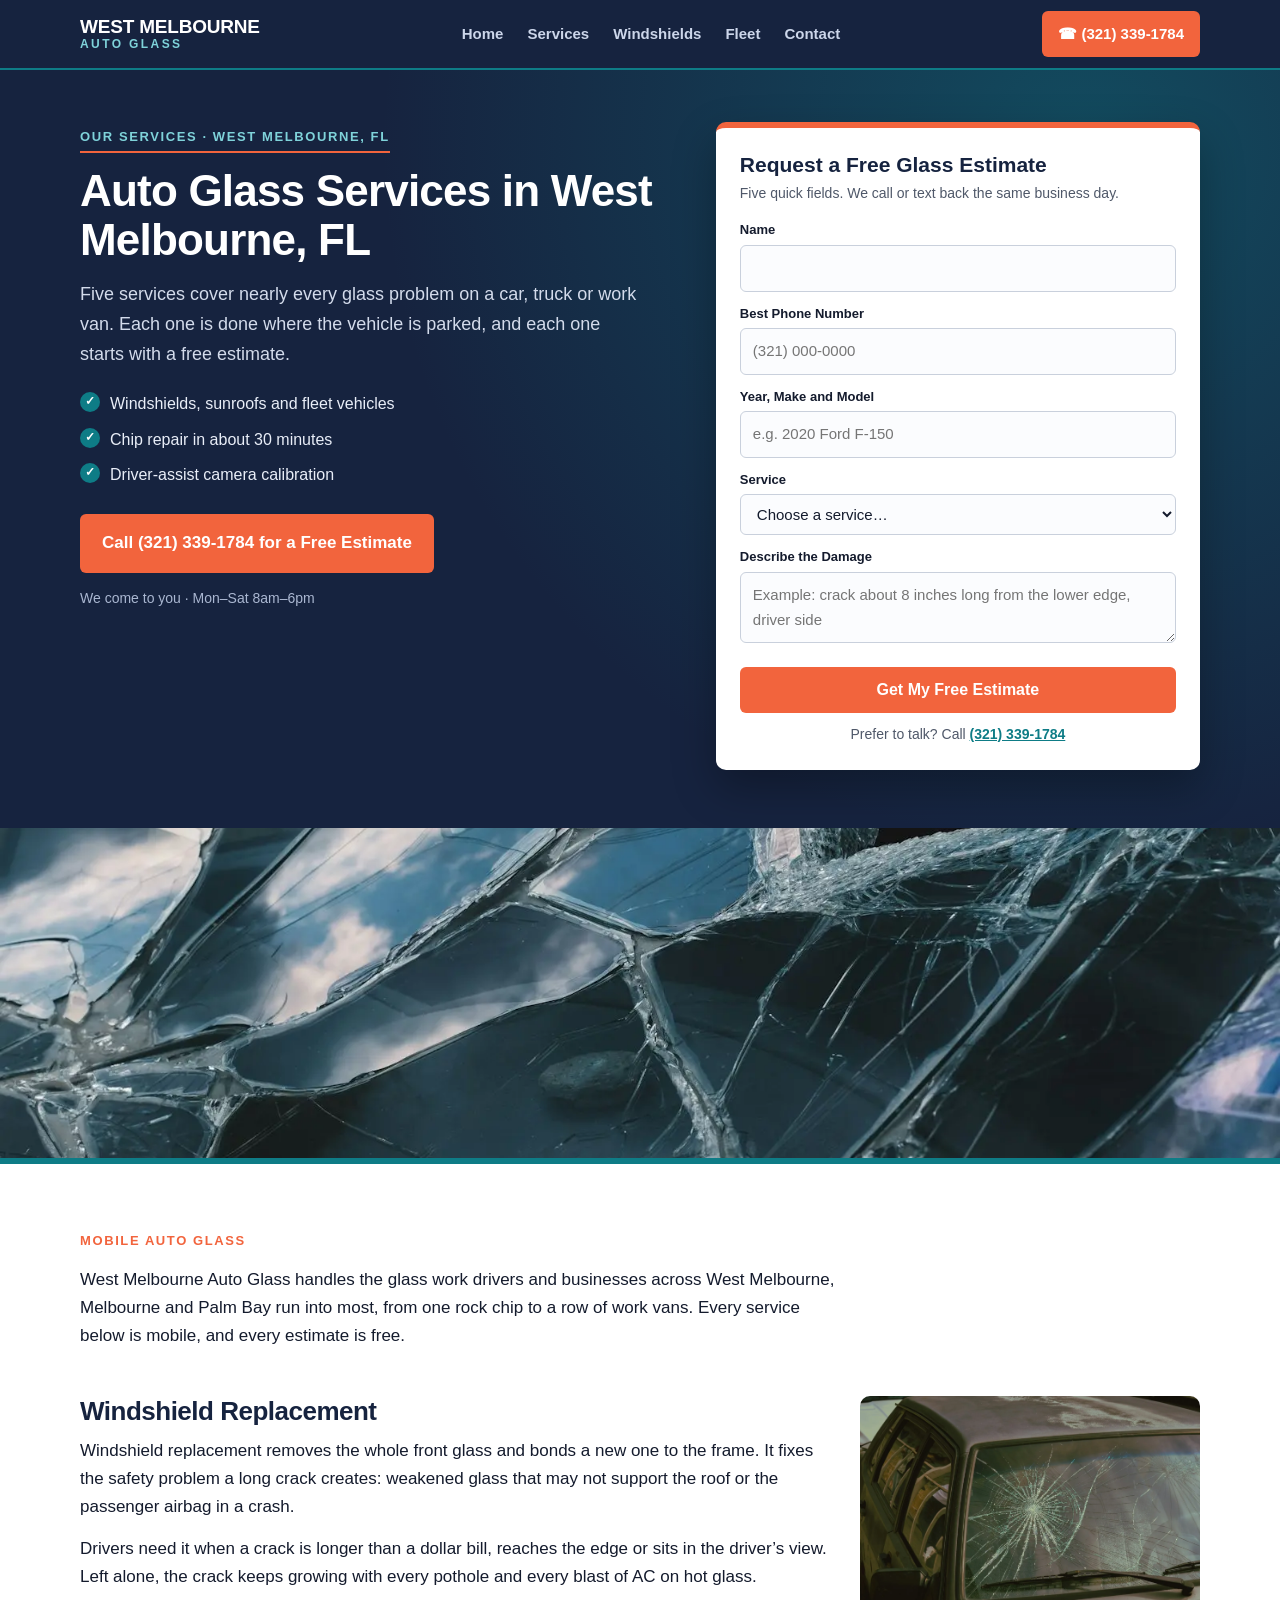
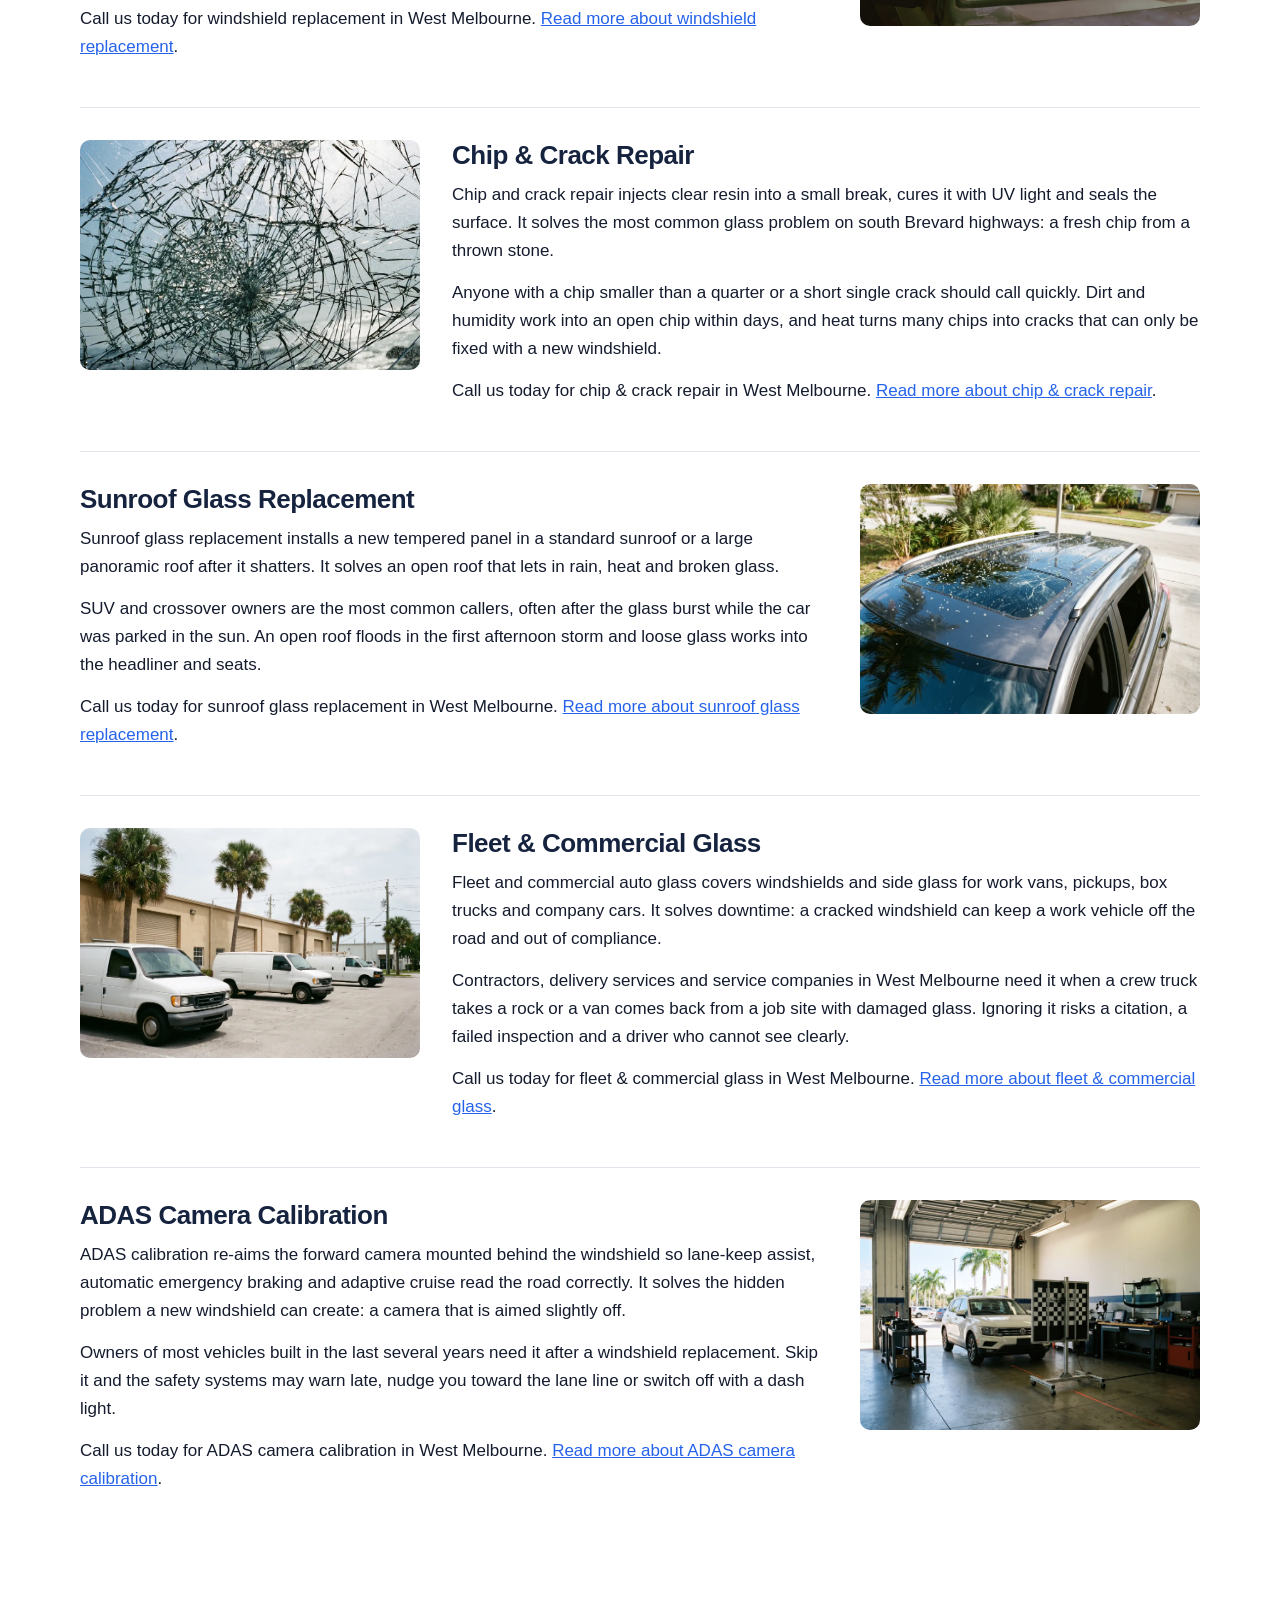
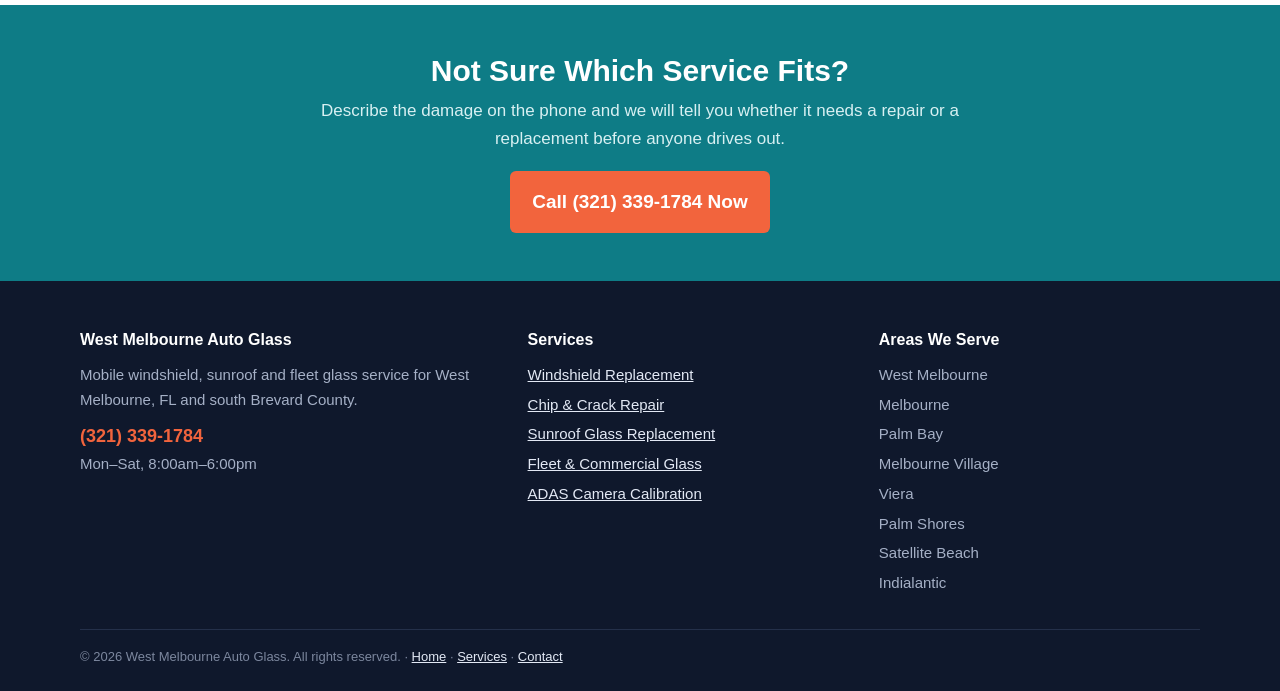
<file: services.html>
<!DOCTYPE html>
<html lang="en">
<head>
<meta charset="utf-8">
<meta name="viewport" content="width=device-width, initial-scale=1">
<title>Auto Glass Services in West Melbourne, FL | Free Estimates</title>
<meta name="description" content="Windshield replacement, chip repair, sunroof glass, fleet glass and ADAS calibration in West Melbourne, FL. Mobile service with free estimates.">
<link rel="canonical" href="https://www.westmelbourneautoglass.com/services.html">
<meta property="og:title" content="Auto Glass Services in West Melbourne, FL | Free Estimates">
<meta property="og:description" content="Windshield replacement, chip repair, sunroof glass, fleet glass and ADAS calibration in West Melbourne, FL. Mobile service with free estimates.">
<meta property="og:type" content="website">
<meta property="og:url" content="https://www.westmelbourneautoglass.com/services.html">
<meta property="og:image" content="https://www.westmelbourneautoglass.com/windshield-install-pickup-truck.webp">
<link rel="stylesheet" href="styles.css">
<script type="application/ld+json">{
 "@context": "https://schema.org",
 "@type": "LocalBusiness",
 "name": "West Melbourne Auto Glass",
 "telephone": "(321) 339-1784",
 "url": "https://www.westmelbourneautoglass.com/",
 "image": "https://www.westmelbourneautoglass.com/windshield-install-pickup-truck.webp",
 "address": {
  "@type": "PostalAddress",
  "streetAddress": "7731 Industrial Rd",
  "addressLocality": "Melbourne",
  "addressRegion": "FL",
  "postalCode": "32904",
  "addressCountry": "US"
 },
 "areaServed": [
  "West Melbourne, FL",
  "Melbourne, FL",
  "Palm Bay, FL",
  "Melbourne Village, FL",
  "Viera, FL",
  "Palm Shores, FL",
  "Satellite Beach, FL",
  "Indialantic, FL"
 ],
 "description": "Auto glass services in West Melbourne, FL",
 "openingHours": "Mo-Sa 08:00-18:00"
}</script>
<script type="application/ld+json">{
 "@context": "https://schema.org",
 "@type": "Service",
 "serviceType": "Windshield Replacement",
 "areaServed": "West Melbourne, FL",
 "url": "https://www.westmelbourneautoglass.com/windshield-replacement-west-melbourne.html",
 "provider": {
  "@type": "LocalBusiness",
  "name": "West Melbourne Auto Glass",
  "telephone": "(321) 339-1784"
 }
}</script>
<script type="application/ld+json">{
 "@context": "https://schema.org",
 "@type": "Service",
 "serviceType": "Chip & Crack Repair",
 "areaServed": "West Melbourne, FL",
 "url": "https://www.westmelbourneautoglass.com/chip-crack-repair-west-melbourne.html",
 "provider": {
  "@type": "LocalBusiness",
  "name": "West Melbourne Auto Glass",
  "telephone": "(321) 339-1784"
 }
}</script>
<script type="application/ld+json">{
 "@context": "https://schema.org",
 "@type": "Service",
 "serviceType": "Sunroof Glass Replacement",
 "areaServed": "West Melbourne, FL",
 "url": "https://www.westmelbourneautoglass.com/sunroof-glass-replacement-west-melbourne.html",
 "provider": {
  "@type": "LocalBusiness",
  "name": "West Melbourne Auto Glass",
  "telephone": "(321) 339-1784"
 }
}</script>
<script type="application/ld+json">{
 "@context": "https://schema.org",
 "@type": "Service",
 "serviceType": "Fleet & Commercial Glass",
 "areaServed": "West Melbourne, FL",
 "url": "https://www.westmelbourneautoglass.com/fleet-auto-glass-west-melbourne.html",
 "provider": {
  "@type": "LocalBusiness",
  "name": "West Melbourne Auto Glass",
  "telephone": "(321) 339-1784"
 }
}</script>
<script type="application/ld+json">{
 "@context": "https://schema.org",
 "@type": "Service",
 "serviceType": "ADAS Camera Calibration",
 "areaServed": "West Melbourne, FL",
 "url": "https://www.westmelbourneautoglass.com/adas-calibration-west-melbourne.html",
 "provider": {
  "@type": "LocalBusiness",
  "name": "West Melbourne Auto Glass",
  "telephone": "(321) 339-1784"
 }
}</script>
</head>
<body>
<!-- NAV -->
<header class="nav">
  <div class="wrap nav-in">
    <a class="brand" href="/">West Melbourne<span>Auto Glass</span></a>
    <ul class="links">
      <li><a href="/">Home</a></li>
      <li><a href="services.html">Services</a></li>
      <li><a href="windshield-replacement-west-melbourne.html">Windshields</a></li>
      <li><a href="fleet-auto-glass-west-melbourne.html">Fleet</a></li>
      <li><a href="contact.html">Contact</a></li>
    </ul>
    <a class="nav-call" href="tel:+13213391784">&#9742; (321) 339-1784</a>
  </div>
</header>
<!-- HERO -->
<section class="hero">
  <div class="wrap hero-grid">
    <div>
      <span class="tag">Our Services &middot; West Melbourne, FL</span>
      <h1>Auto Glass Services in West Melbourne, FL</h1>
      <p class="lead">Five services cover nearly every glass problem on a car, truck or work van. Each one is done where the vehicle is parked, and each one starts with a free estimate.</p>
      <ul class="hero-points"><li>Windshields, sunroofs and fleet vehicles</li><li>Chip repair in about 30 minutes</li><li>Driver-assist camera calibration</li></ul>
      <div class="call-big">
        <a class="btn btn-sun" href="tel:+13213391784">Call (321) 339-1784 for a Free Estimate</a>
        <small>We come to you &middot; Mon&ndash;Sat 8am&ndash;6pm</small>
      </div>
    </div>
    <div>
      <form class="quote" action="https://formspree.io/f/xgaoynpl" method="POST">
        <h2>Request a Free Glass Estimate</h2>
        <p class="sub">Five quick fields. We call or text back the same business day.</p>
        <input type="hidden" name="_subject" value="New lead - Auto Glass West Melbourne (services)">
        <div class="field"><label for="q-name">Name</label><input id="q-name" name="name" type="text" autocomplete="name" required></div>
        <div class="field"><label for="q-phone">Best Phone Number</label><input id="q-phone" name="phone" type="tel" autocomplete="tel" placeholder="(321) 000-0000" required></div>
        <div class="field"><label for="q-vehicle">Year, Make and Model</label><input id="q-vehicle" name="vehicle" type="text" placeholder="e.g. 2020 Ford F-150"></div>
        <div class="field"><label for="q-service">Service</label><select id="q-service" name="service"><option value="">Choose a service&hellip;</option><option>Windshield Replacement</option><option>Chip &amp; Crack Repair</option><option>Sunroof Glass Replacement</option><option>Fleet &amp; Commercial Glass</option><option>ADAS Camera Calibration</option><option>Something else / not sure</option></select></div>
        <div class="field"><label for="q-details">Describe the Damage</label><textarea id="q-details" name="details" placeholder="Example: crack about 8 inches long from the lower edge, driver side"></textarea></div>
        <input type="text" name="_gotcha" style="display:none" tabindex="-1" autocomplete="off">
        <button type="submit">Get My Free Estimate</button>
        <p class="alt">Prefer to talk? Call <a href="tel:+13213391784">(321) 339-1784</a></p>
      </form>
    </div>
  </div>
</section>
<div class="band short"><img src="broken-auto-glass-closeup.webp" alt="Broken auto glass close-up for glass replacement in West Melbourne" width="1600" height="900"></div>

<section class="sec alt">
  <div class="wrap">
    <p class="kicker">Mobile auto glass</p>
    <p>West Melbourne Auto Glass handles the glass work drivers and businesses across West Melbourne, Melbourne and Palm Bay run into most, from one rock chip to a row of work vans. Every service below is mobile, and every estimate is free.</p>
    <div class="svc"><div><h2>Windshield Replacement</h2><p>Windshield replacement removes the whole front glass and bonds a new one to the frame. It fixes the safety problem a long crack creates: weakened glass that may not support the roof or the passenger airbag in a crash.</p><p>Drivers need it when a crack is longer than a dollar bill, reaches the edge or sits in the driver&rsquo;s view. Left alone, the crack keeps growing with every pothole and every blast of AC on hot glass.</p><p>Call us today for windshield replacement in West Melbourne. <a class="body-link" href="windshield-replacement-west-melbourne.html" style="color: #2563eb; text-decoration: underline;">Read more about windshield replacement</a>.</p></div><img src="cracked-windshield-replacement.webp" alt="Cracked windshield ready for replacement in West Melbourne" loading="lazy" width="600" height="400"></div>
<div class="svc"><div><h2>Chip &amp; Crack Repair</h2><p>Chip and crack repair injects clear resin into a small break, cures it with UV light and seals the surface. It solves the most common glass problem on south Brevard highways: a fresh chip from a thrown stone.</p><p>Anyone with a chip smaller than a quarter or a short single crack should call quickly. Dirt and humidity work into an open chip within days, and heat turns many chips into cracks that can only be fixed with a new windshield.</p><p>Call us today for chip &amp; crack repair in West Melbourne. <a class="body-link" href="chip-crack-repair-west-melbourne.html" style="color: #2563eb; text-decoration: underline;">Read more about chip &amp; crack repair</a>.</p></div><img src="windshield-impact-crack.webp" alt="Windshield chip and crack repair in West Melbourne" loading="lazy" width="600" height="400"></div>
<div class="svc"><div><h2>Sunroof Glass Replacement</h2><p>Sunroof glass replacement installs a new tempered panel in a standard sunroof or a large panoramic roof after it shatters. It solves an open roof that lets in rain, heat and broken glass.</p><p>SUV and crossover owners are the most common callers, often after the glass burst while the car was parked in the sun. An open roof floods in the first afternoon storm and loose glass works into the headliner and seats.</p><p>Call us today for sunroof glass replacement in West Melbourne. <a class="body-link" href="sunroof-glass-replacement-west-melbourne.html" style="color: #2563eb; text-decoration: underline;">Read more about sunroof glass replacement</a>.</p></div><img src="shattered-sunroof-glass.webp" alt="Shattered sunroof glass replacement in West Melbourne" loading="lazy" width="600" height="400"></div>
<div class="svc"><div><h2>Fleet &amp; Commercial Glass</h2><p>Fleet and commercial auto glass covers windshields and side glass for work vans, pickups, box trucks and company cars. It solves downtime: a cracked windshield can keep a work vehicle off the road and out of compliance.</p><p>Contractors, delivery services and service companies in West Melbourne need it when a crew truck takes a rock or a van comes back from a job site with damaged glass. Ignoring it risks a citation, a failed inspection and a driver who cannot see clearly.</p><p>Call us today for fleet &amp; commercial glass in West Melbourne. <a class="body-link" href="fleet-auto-glass-west-melbourne.html" style="color: #2563eb; text-decoration: underline;">Read more about fleet &amp; commercial glass</a>.</p></div><img src="work-van-cracked-windshield.webp" alt="Fleet auto glass for work vans in West Melbourne" loading="lazy" width="600" height="400"></div>
<div class="svc"><div><h2>ADAS Camera Calibration</h2><p>ADAS calibration re-aims the forward camera mounted behind the windshield so lane-keep assist, automatic emergency braking and adaptive cruise read the road correctly. It solves the hidden problem a new windshield can create: a camera that is aimed slightly off.</p><p>Owners of most vehicles built in the last several years need it after a windshield replacement. Skip it and the safety systems may warn late, nudge you toward the lane line or switch off with a dash light.</p><p>Call us today for ADAS camera calibration in West Melbourne. <a class="body-link" href="adas-calibration-west-melbourne.html" style="color: #2563eb; text-decoration: underline;">Read more about ADAS camera calibration</a>.</p></div><img src="adas-calibration-target.webp" alt="ADAS camera calibration in West Melbourne" loading="lazy" width="600" height="400"></div>

  </div>
</section>
<!-- CTA -->
<section class="cta">
  <div class="wrap">
    <h2>Not Sure Which Service Fits?</h2>
    <p>Describe the damage on the phone and we will tell you whether it needs a repair or a replacement before anyone drives out.</p>
    <a class="btn btn-pine" href="tel:+13213391784">Call (321) 339-1784 Now</a>
  </div>
</section>
<!-- FOOTER -->
<footer class="foot">
  <div class="wrap">
    <div class="foot-grid">
      <div>
        <h4>West Melbourne Auto Glass</h4>
        <p>Mobile windshield, sunroof and fleet glass service for West Melbourne, FL and south Brevard County.</p>
        <p style="margin-top:10px;"><a class="tel" href="tel:+13213391784">(321) 339-1784</a></p>
        <p>Mon&ndash;Sat, 8:00am&ndash;6:00pm</p>
      </div>
      <div>
        <h4>Services</h4>
        <ul><li><a href="windshield-replacement-west-melbourne.html">Windshield Replacement</a></li><li><a href="chip-crack-repair-west-melbourne.html">Chip &amp; Crack Repair</a></li><li><a href="sunroof-glass-replacement-west-melbourne.html">Sunroof Glass Replacement</a></li><li><a href="fleet-auto-glass-west-melbourne.html">Fleet &amp; Commercial Glass</a></li><li><a href="adas-calibration-west-melbourne.html">ADAS Camera Calibration</a></li></ul>
      </div>
      <div>
        <h4>Areas We Serve</h4>
        <ul><li>West Melbourne</li><li>Melbourne</li><li>Palm Bay</li><li>Melbourne Village</li><li>Viera</li><li>Palm Shores</li><li>Satellite Beach</li><li>Indialantic</li></ul>
      </div>
    </div>
    <p class="copy">&copy; 2026 West Melbourne Auto Glass. All rights reserved. &middot; <a href="/">Home</a> &middot; <a href="services.html">Services</a> &middot; <a href="contact.html">Contact</a></p>
  </div>
</footer>
</body>
</html>
</file>
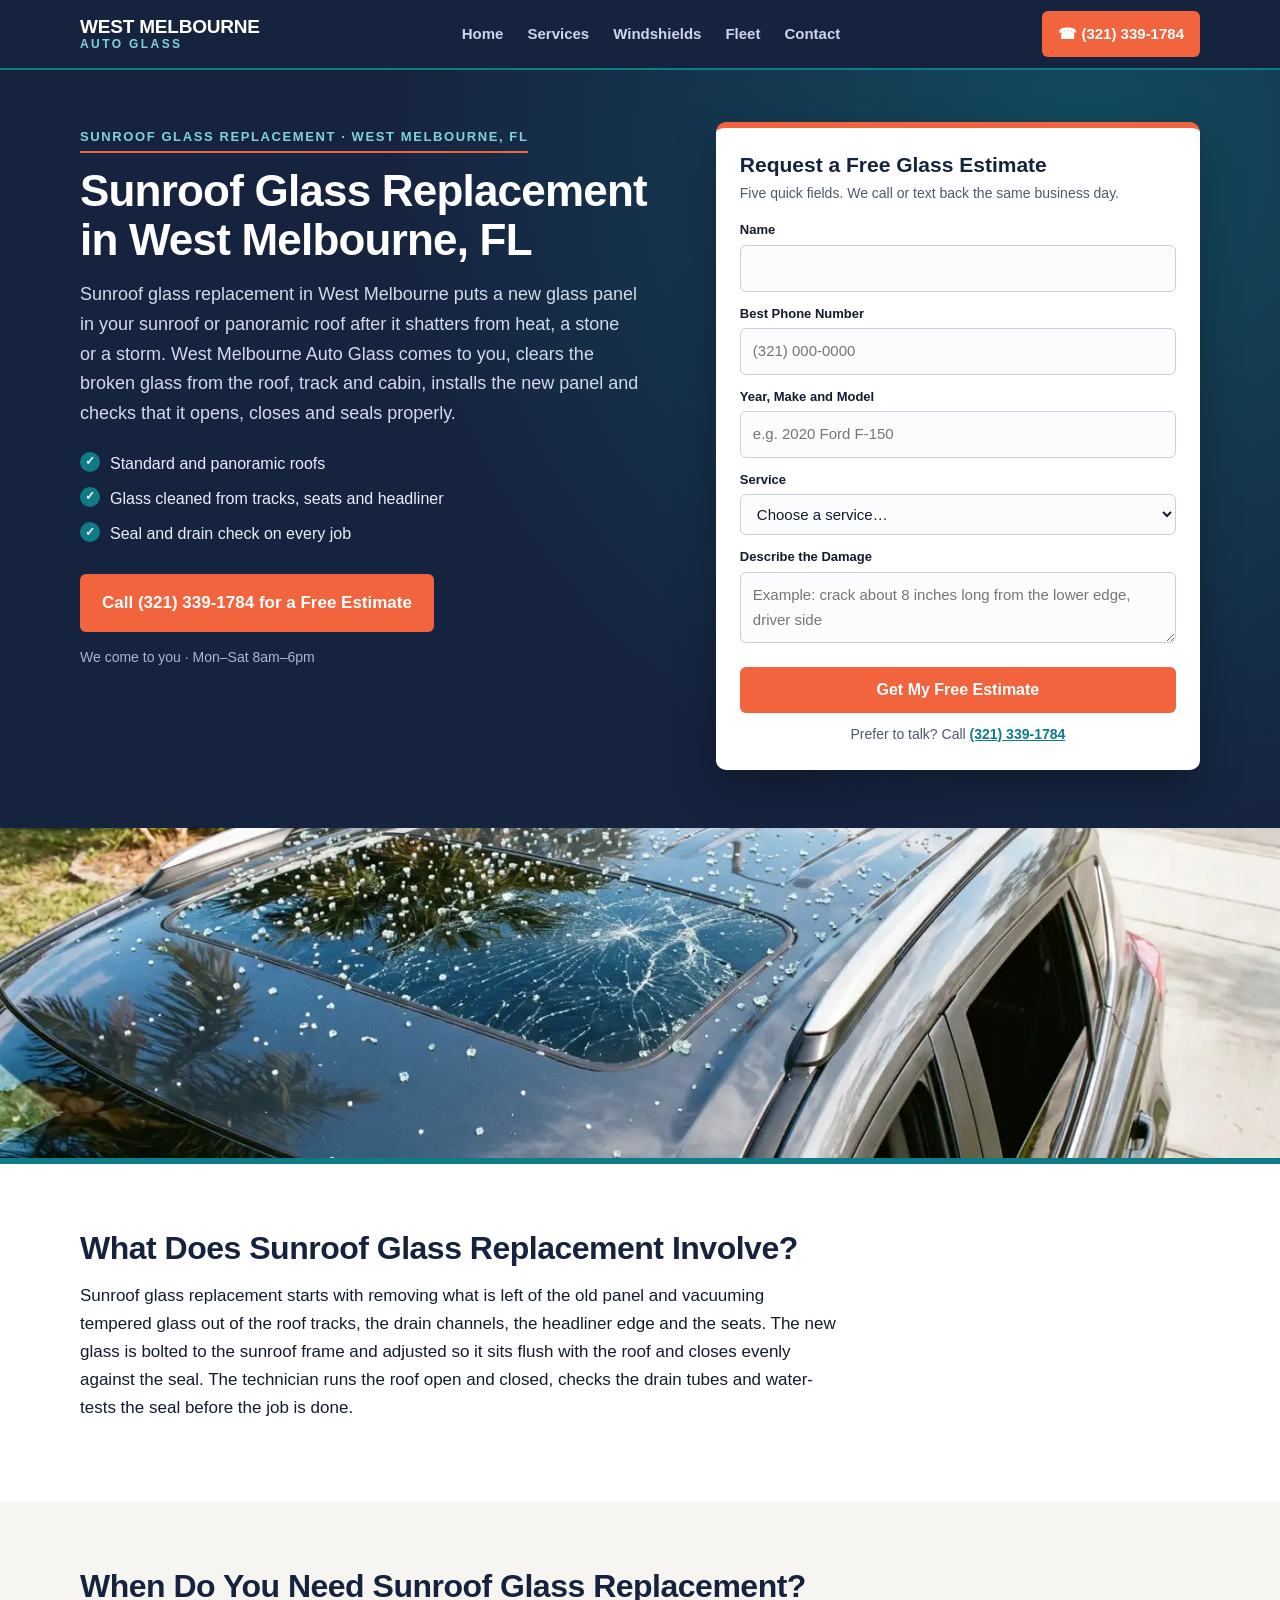
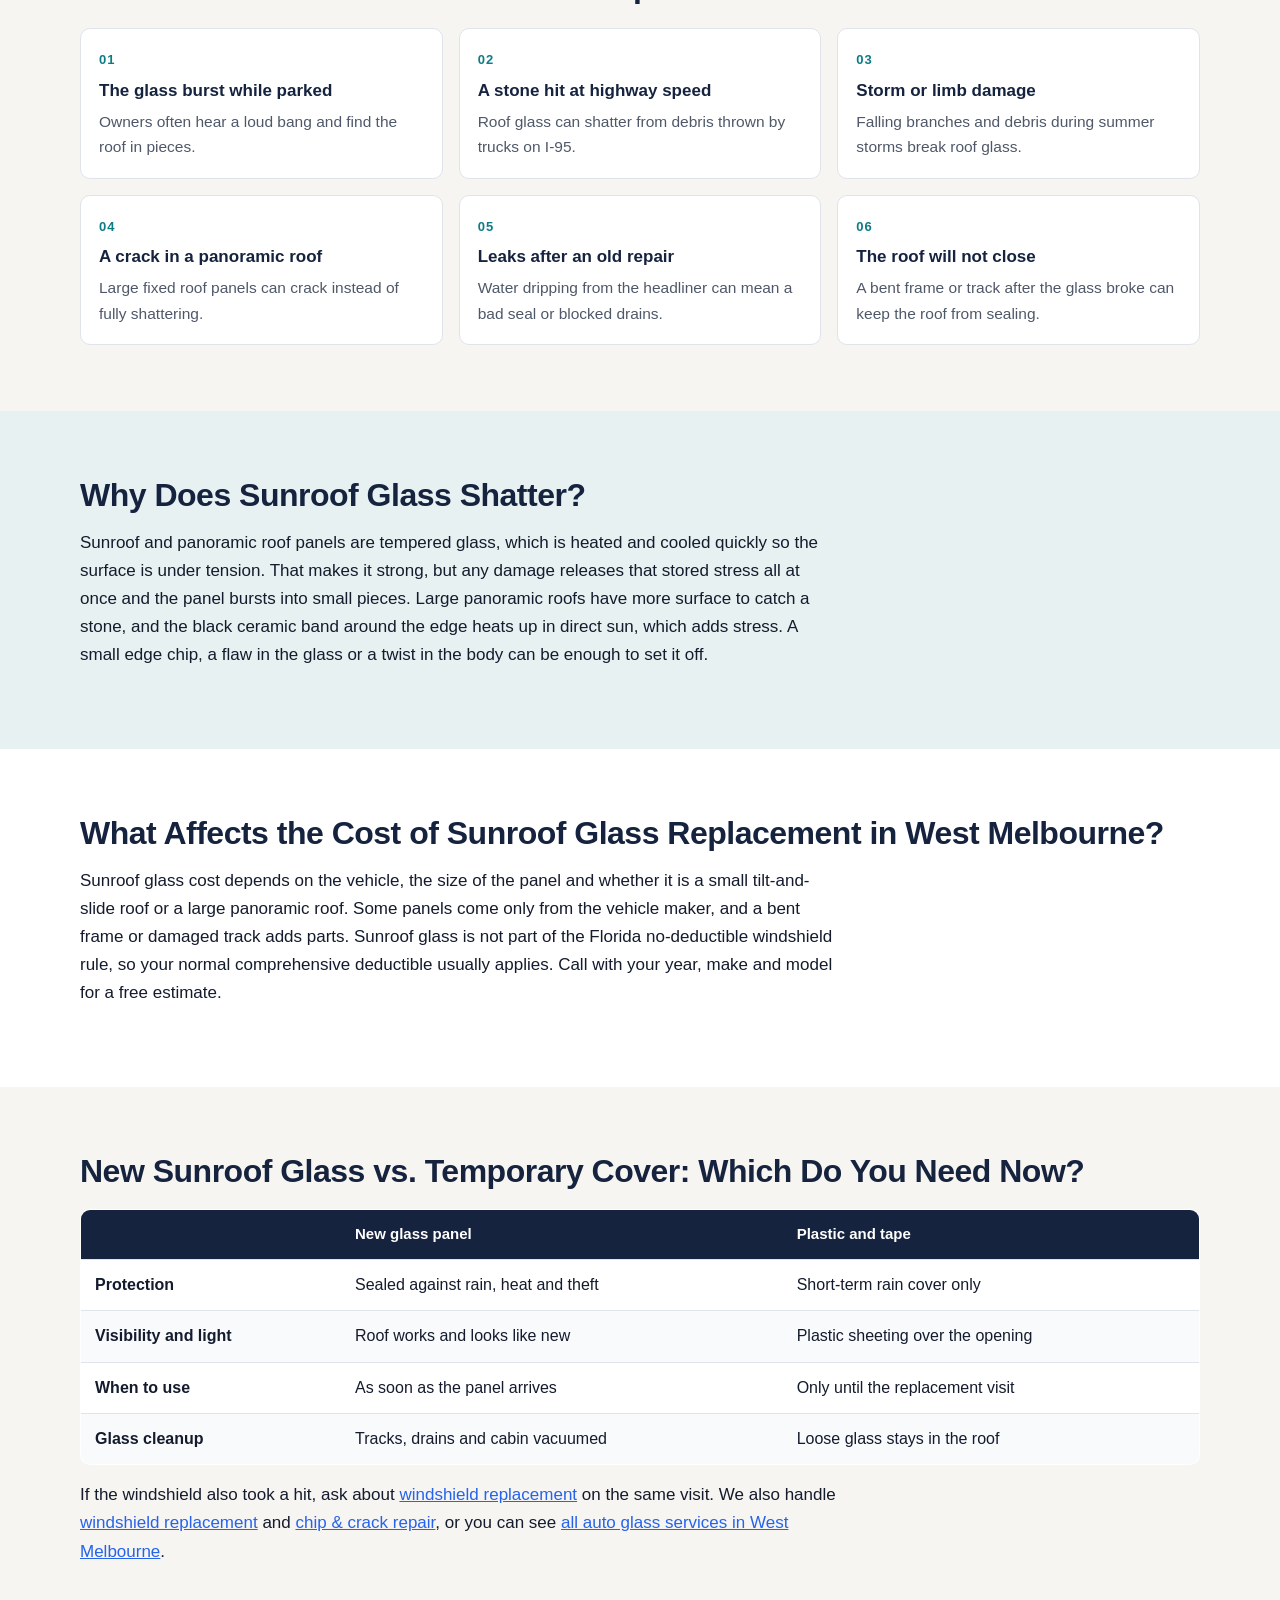
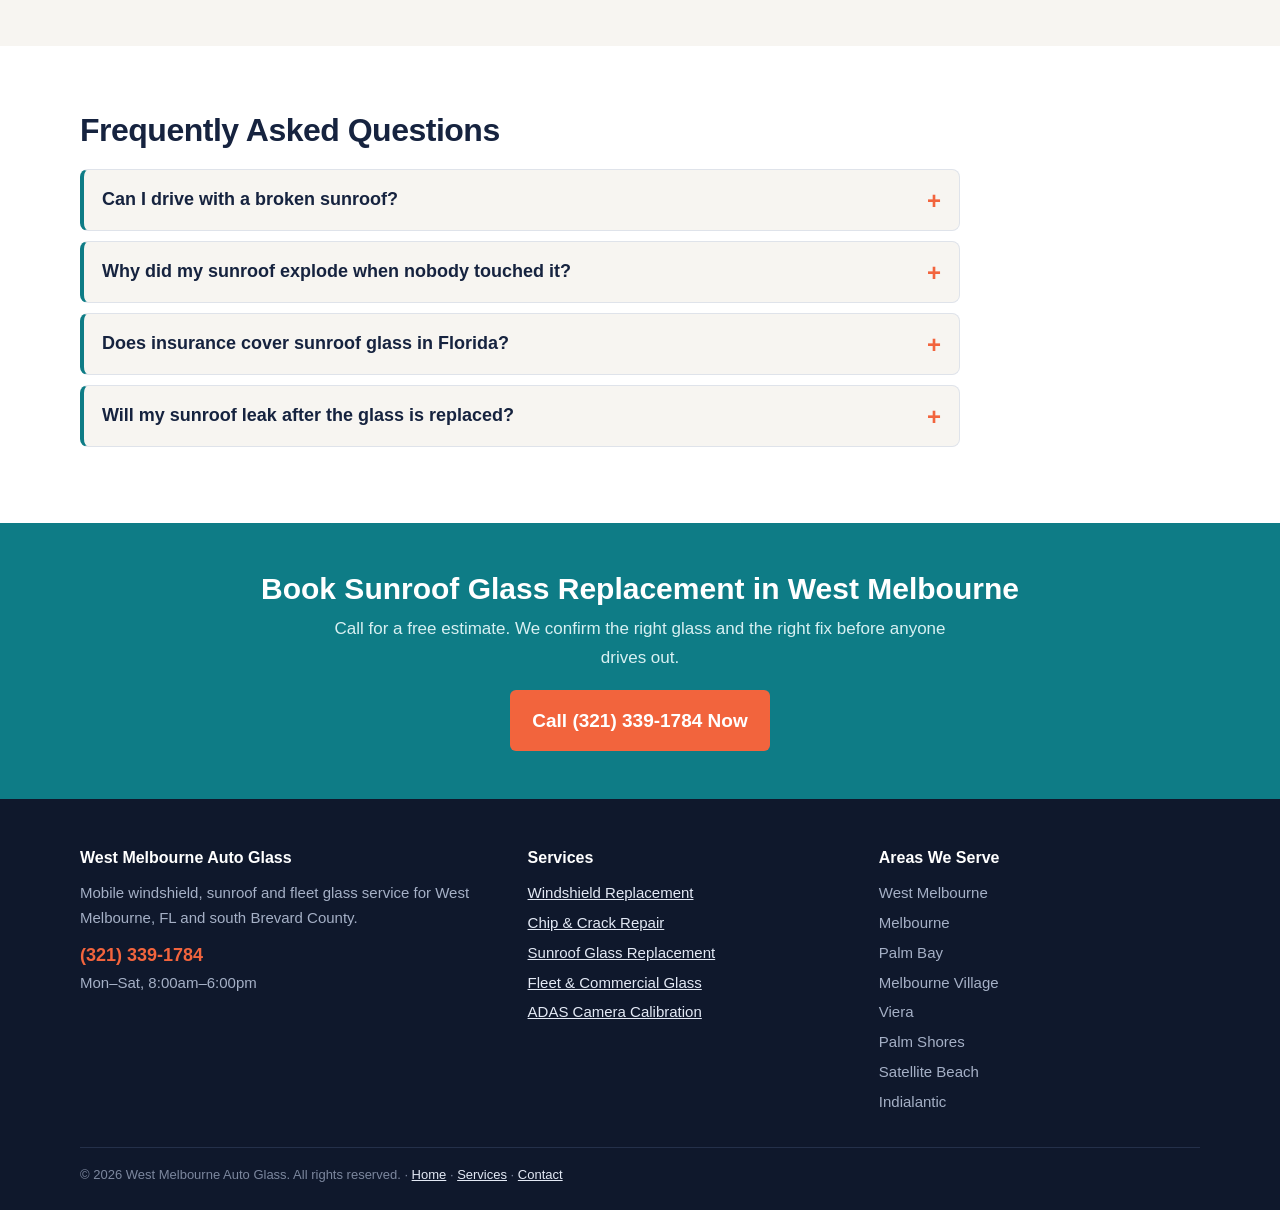
<file: sunroof-glass-replacement-west-melbourne.html>
<!DOCTYPE html>
<html lang="en">
<head>
<meta charset="utf-8">
<meta name="viewport" content="width=device-width, initial-scale=1">
<title>Sunroof Glass Replacement West Melbourne FL | Panoramic</title>
<meta name="description" content="Sunroof and panoramic roof glass replacement in West Melbourne, FL. Broken glass cleaned out, new panel installed and sealed. Free estimates.">
<link rel="canonical" href="https://www.westmelbourneautoglass.com/sunroof-glass-replacement-west-melbourne.html">
<meta property="og:title" content="Sunroof Glass Replacement West Melbourne FL | Panoramic">
<meta property="og:description" content="Sunroof and panoramic roof glass replacement in West Melbourne, FL. Broken glass cleaned out, new panel installed and sealed. Free estimates.">
<meta property="og:type" content="website">
<meta property="og:url" content="https://www.westmelbourneautoglass.com/sunroof-glass-replacement-west-melbourne.html">
<meta property="og:image" content="https://www.westmelbourneautoglass.com/windshield-install-pickup-truck.webp">
<link rel="stylesheet" href="styles.css">
<script type="application/ld+json">{
 "@context": "https://schema.org",
 "@type": "LocalBusiness",
 "name": "West Melbourne Auto Glass",
 "telephone": "(321) 339-1784",
 "url": "https://www.westmelbourneautoglass.com/",
 "image": "https://www.westmelbourneautoglass.com/windshield-install-pickup-truck.webp",
 "address": {
  "@type": "PostalAddress",
  "streetAddress": "7731 Industrial Rd",
  "addressLocality": "Melbourne",
  "addressRegion": "FL",
  "postalCode": "32904",
  "addressCountry": "US"
 },
 "areaServed": [
  "West Melbourne, FL",
  "Melbourne, FL",
  "Palm Bay, FL",
  "Melbourne Village, FL",
  "Viera, FL",
  "Palm Shores, FL",
  "Satellite Beach, FL",
  "Indialantic, FL"
 ],
 "description": "Sunroof Glass Replacement in West Melbourne, FL",
 "openingHours": "Mo-Sa 08:00-18:00"
}</script>
<script type="application/ld+json">{
 "@context": "https://schema.org",
 "@type": "Service",
 "serviceType": "Sunroof Glass Replacement",
 "areaServed": "West Melbourne, FL",
 "provider": {
  "@type": "LocalBusiness",
  "name": "West Melbourne Auto Glass",
  "telephone": "(321) 339-1784"
 }
}</script>
<script type="application/ld+json">{
 "@context": "https://schema.org",
 "@type": "FAQPage",
 "mainEntity": [
  {
   "@type": "Question",
   "name": "Can I drive with a broken sunroof?",
   "acceptedAnswer": {
    "@type": "Answer",
    "text": "You can drive short distances carefully, but loose glass can fall into the cabin and the car is open to rain. Tape heavy plastic over the opening, keep the windows up and park under cover until the glass is replaced. A West Melbourne afternoon storm can soak the headliner and seats quickly."
   }
  },
  {
   "@type": "Question",
   "name": "Why did my sunroof explode when nobody touched it?",
   "acceptedAnswer": {
    "@type": "Answer",
    "text": "Tempered roof glass holds a lot of built-in stress. A small chip, a tiny flaw in the glass or heat building up in the dark edge band can release that stress all at once. It is a known issue with large panoramic roofs, and it can happen while the car is parked."
   }
  },
  {
   "@type": "Question",
   "name": "Does insurance cover sunroof glass in Florida?",
   "acceptedAnswer": {
    "@type": "Answer",
    "text": "Comprehensive coverage usually pays for sunroof glass, but the Florida rule that waives the deductible applies only to windshields. Your normal comprehensive deductible usually applies. We can help you check your coverage before the visit."
   }
  },
  {
   "@type": "Question",
   "name": "Will my sunroof leak after the glass is replaced?",
   "acceptedAnswer": {
    "@type": "Answer",
    "text": "It should not. The technician adjusts the new panel so it closes evenly against the seal, clears glass out of the drain channels and water-tests the roof before leaving. Blocked drains are the most common cause of leaks after a broken sunroof, so they get checked on every job."
   }
  }
 ]
}</script>
</head>
<body>
<!-- NAV -->
<header class="nav">
  <div class="wrap nav-in">
    <a class="brand" href="/">West Melbourne<span>Auto Glass</span></a>
    <ul class="links">
      <li><a href="/">Home</a></li>
      <li><a href="services.html">Services</a></li>
      <li><a href="windshield-replacement-west-melbourne.html">Windshields</a></li>
      <li><a href="fleet-auto-glass-west-melbourne.html">Fleet</a></li>
      <li><a href="contact.html">Contact</a></li>
    </ul>
    <a class="nav-call" href="tel:+13213391784">&#9742; (321) 339-1784</a>
  </div>
</header>
<!-- HERO -->
<section class="hero">
  <div class="wrap hero-grid">
    <div>
      <span class="tag">Sunroof Glass Replacement &middot; West Melbourne, FL</span>
      <h1>Sunroof Glass Replacement in West Melbourne, FL</h1>
      <p class="lead">Sunroof glass replacement in West Melbourne puts a new glass panel in your sunroof or panoramic roof after it shatters from heat, a stone or a storm. West Melbourne Auto Glass comes to you, clears the broken glass from the roof, track and cabin, installs the new panel and checks that it opens, closes and seals properly.</p>
      <ul class="hero-points"><li>Standard and panoramic roofs</li><li>Glass cleaned from tracks, seats and headliner</li><li>Seal and drain check on every job</li></ul>
      <div class="call-big">
        <a class="btn btn-sun" href="tel:+13213391784">Call (321) 339-1784 for a Free Estimate</a>
        <small>We come to you &middot; Mon&ndash;Sat 8am&ndash;6pm</small>
      </div>
    </div>
    <div>
      <form class="quote" action="https://formspree.io/f/xgaoynpl" method="POST">
        <h2>Request a Free Glass Estimate</h2>
        <p class="sub">Five quick fields. We call or text back the same business day.</p>
        <input type="hidden" name="_subject" value="New lead - Auto Glass West Melbourne (Sunroof Glass Replacement)">
        <div class="field"><label for="q-name">Name</label><input id="q-name" name="name" type="text" autocomplete="name" required></div>
        <div class="field"><label for="q-phone">Best Phone Number</label><input id="q-phone" name="phone" type="tel" autocomplete="tel" placeholder="(321) 000-0000" required></div>
        <div class="field"><label for="q-vehicle">Year, Make and Model</label><input id="q-vehicle" name="vehicle" type="text" placeholder="e.g. 2020 Ford F-150"></div>
        <div class="field"><label for="q-service">Service</label><select id="q-service" name="service"><option value="">Choose a service&hellip;</option><option>Windshield Replacement</option><option>Chip &amp; Crack Repair</option><option>Sunroof Glass Replacement</option><option>Fleet &amp; Commercial Glass</option><option>ADAS Camera Calibration</option><option>Something else / not sure</option></select></div>
        <div class="field"><label for="q-details">Describe the Damage</label><textarea id="q-details" name="details" placeholder="Example: crack about 8 inches long from the lower edge, driver side"></textarea></div>
        <input type="text" name="_gotcha" style="display:none" tabindex="-1" autocomplete="off">
        <button type="submit">Get My Free Estimate</button>
        <p class="alt">Prefer to talk? Call <a href="tel:+13213391784">(321) 339-1784</a></p>
      </form>
    </div>
  </div>
</section>
<div class="band short"><img src="shattered-sunroof-glass.webp" alt="Shattered sunroof glass on an SUV in West Melbourne" width="1600" height="900"></div>

<section class="sec alt">
  <div class="wrap">
    <h2>What Does Sunroof Glass Replacement Involve?</h2>
    <p>Sunroof glass replacement starts with removing what is left of the old panel and vacuuming tempered glass out of the roof tracks, the drain channels, the headliner edge and the seats. The new glass is bolted to the sunroof frame and adjusted so it sits flush with the roof and closes evenly against the seal. The technician runs the roof open and closed, checks the drain tubes and water-tests the seal before the job is done.</p>
  </div>
</section>

<section class="sec">
  <div class="wrap">
    <h2>When Do You Need Sunroof Glass Replacement?</h2>
    <div class="signs"><div class="sign"><strong>The glass burst while parked</strong><p>Owners often hear a loud bang and find the roof in pieces.</p></div><div class="sign"><strong>A stone hit at highway speed</strong><p>Roof glass can shatter from debris thrown by trucks on I-95.</p></div><div class="sign"><strong>Storm or limb damage</strong><p>Falling branches and debris during summer storms break roof glass.</p></div><div class="sign"><strong>A crack in a panoramic roof</strong><p>Large fixed roof panels can crack instead of fully shattering.</p></div><div class="sign"><strong>Leaks after an old repair</strong><p>Water dripping from the headliner can mean a bad seal or blocked drains.</p></div><div class="sign"><strong>The roof will not close</strong><p>A bent frame or track after the glass broke can keep the roof from sealing.</p></div></div>
  </div>
</section>

<section class="sec coq">
  <div class="wrap">
    <h2>Why Does Sunroof Glass Shatter?</h2>
    <p>Sunroof and panoramic roof panels are tempered glass, which is heated and cooled quickly so the surface is under tension. That makes it strong, but any damage releases that stored stress all at once and the panel bursts into small pieces. Large panoramic roofs have more surface to catch a stone, and the black ceramic band around the edge heats up in direct sun, which adds stress. A small edge chip, a flaw in the glass or a twist in the body can be enough to set it off.</p>
  </div>
</section>

<section class="sec alt">
  <div class="wrap">
    <h2>What Affects the Cost of Sunroof Glass Replacement in West Melbourne?</h2>
    <p>Sunroof glass cost depends on the vehicle, the size of the panel and whether it is a small tilt-and-slide roof or a large panoramic roof. Some panels come only from the vehicle maker, and a bent frame or damaged track adds parts. Sunroof glass is not part of the Florida no-deductible windshield rule, so your normal comprehensive deductible usually applies. Call with your year, make and model for a free estimate.</p>
  </div>
</section>

<section class="sec">
  <div class="wrap">
    <h2>New Sunroof Glass vs. Temporary Cover: Which Do You Need Now?</h2>
    <table class="cmp"><thead><tr><th></th><th>New glass panel</th><th>Plastic and tape</th></tr></thead><tbody><tr><td><strong>Protection</strong></td><td>Sealed against rain, heat and theft</td><td>Short-term rain cover only</td></tr><tr><td><strong>Visibility and light</strong></td><td>Roof works and looks like new</td><td>Plastic sheeting over the opening</td></tr><tr><td><strong>When to use</strong></td><td>As soon as the panel arrives</td><td>Only until the replacement visit</td></tr><tr><td><strong>Glass cleanup</strong></td><td>Tracks, drains and cabin vacuumed</td><td>Loose glass stays in the roof</td></tr></tbody></table>
    <p style="margin-top:16px;">If the windshield also took a hit, ask about <a class="body-link" href="windshield-replacement-west-melbourne.html" style="color: #2563eb; text-decoration: underline;">windshield replacement</a> on the same visit. We also handle <a class="body-link" href="windshield-replacement-west-melbourne.html" style="color: #2563eb; text-decoration: underline;">windshield replacement</a> and <a class="body-link" href="chip-crack-repair-west-melbourne.html" style="color: #2563eb; text-decoration: underline;">chip &amp; crack repair</a>, or you can see <a class="body-link" href="services.html" style="color: #2563eb; text-decoration: underline;">all auto glass services in West Melbourne</a>.</p>
  </div>
</section>

<section class="sec alt">
  <div class="wrap">
    <h2>Frequently Asked Questions</h2>
    <div class="faq"><details><summary><h3>Can I drive with a broken sunroof?</h3></summary><div class="ans"><p>You can drive short distances carefully, but loose glass can fall into the cabin and the car is open to rain. Tape heavy plastic over the opening, keep the windows up and park under cover until the glass is replaced. A West Melbourne afternoon storm can soak the headliner and seats quickly.</p></div></details><details><summary><h3>Why did my sunroof explode when nobody touched it?</h3></summary><div class="ans"><p>Tempered roof glass holds a lot of built-in stress. A small chip, a tiny flaw in the glass or heat building up in the dark edge band can release that stress all at once. It is a known issue with large panoramic roofs, and it can happen while the car is parked.</p></div></details><details><summary><h3>Does insurance cover sunroof glass in Florida?</h3></summary><div class="ans"><p>Comprehensive coverage usually pays for sunroof glass, but the Florida rule that waives the deductible applies only to windshields. Your normal comprehensive deductible usually applies. We can help you check your coverage before the visit.</p></div></details><details><summary><h3>Will my sunroof leak after the glass is replaced?</h3></summary><div class="ans"><p>It should not. The technician adjusts the new panel so it closes evenly against the seal, clears glass out of the drain channels and water-tests the roof before leaving. Blocked drains are the most common cause of leaks after a broken sunroof, so they get checked on every job.</p></div></details></div>
  </div>
</section>
<!-- CTA -->
<section class="cta">
  <div class="wrap">
    <h2>Book Sunroof Glass Replacement in West Melbourne</h2>
    <p>Call for a free estimate. We confirm the right glass and the right fix before anyone drives out.</p>
    <a class="btn btn-pine" href="tel:+13213391784">Call (321) 339-1784 Now</a>
  </div>
</section>
<!-- FOOTER -->
<footer class="foot">
  <div class="wrap">
    <div class="foot-grid">
      <div>
        <h4>West Melbourne Auto Glass</h4>
        <p>Mobile windshield, sunroof and fleet glass service for West Melbourne, FL and south Brevard County.</p>
        <p style="margin-top:10px;"><a class="tel" href="tel:+13213391784">(321) 339-1784</a></p>
        <p>Mon&ndash;Sat, 8:00am&ndash;6:00pm</p>
      </div>
      <div>
        <h4>Services</h4>
        <ul><li><a href="windshield-replacement-west-melbourne.html">Windshield Replacement</a></li><li><a href="chip-crack-repair-west-melbourne.html">Chip &amp; Crack Repair</a></li><li><a href="sunroof-glass-replacement-west-melbourne.html">Sunroof Glass Replacement</a></li><li><a href="fleet-auto-glass-west-melbourne.html">Fleet &amp; Commercial Glass</a></li><li><a href="adas-calibration-west-melbourne.html">ADAS Camera Calibration</a></li></ul>
      </div>
      <div>
        <h4>Areas We Serve</h4>
        <ul><li>West Melbourne</li><li>Melbourne</li><li>Palm Bay</li><li>Melbourne Village</li><li>Viera</li><li>Palm Shores</li><li>Satellite Beach</li><li>Indialantic</li></ul>
      </div>
    </div>
    <p class="copy">&copy; 2026 West Melbourne Auto Glass. All rights reserved. &middot; <a href="/">Home</a> &middot; <a href="services.html">Services</a> &middot; <a href="contact.html">Contact</a></p>
  </div>
</footer>
</body>
</html>
</file>
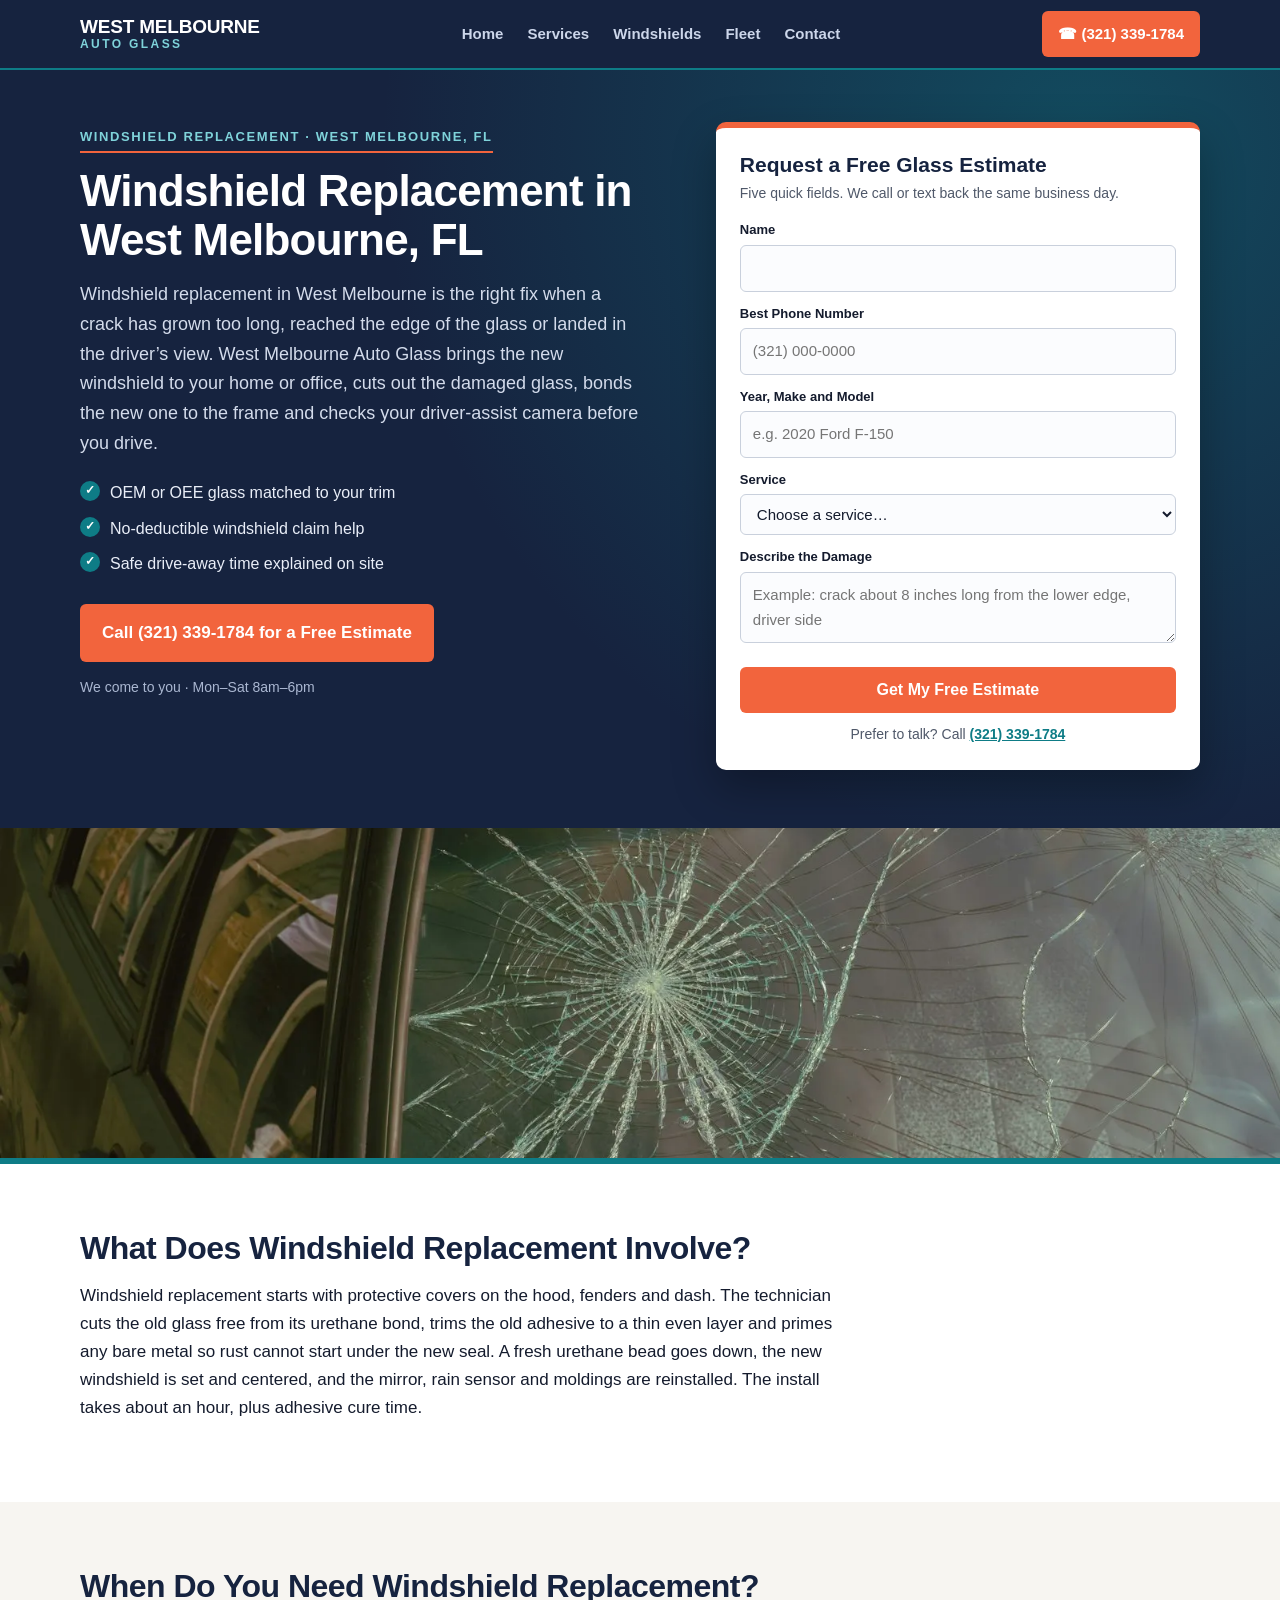
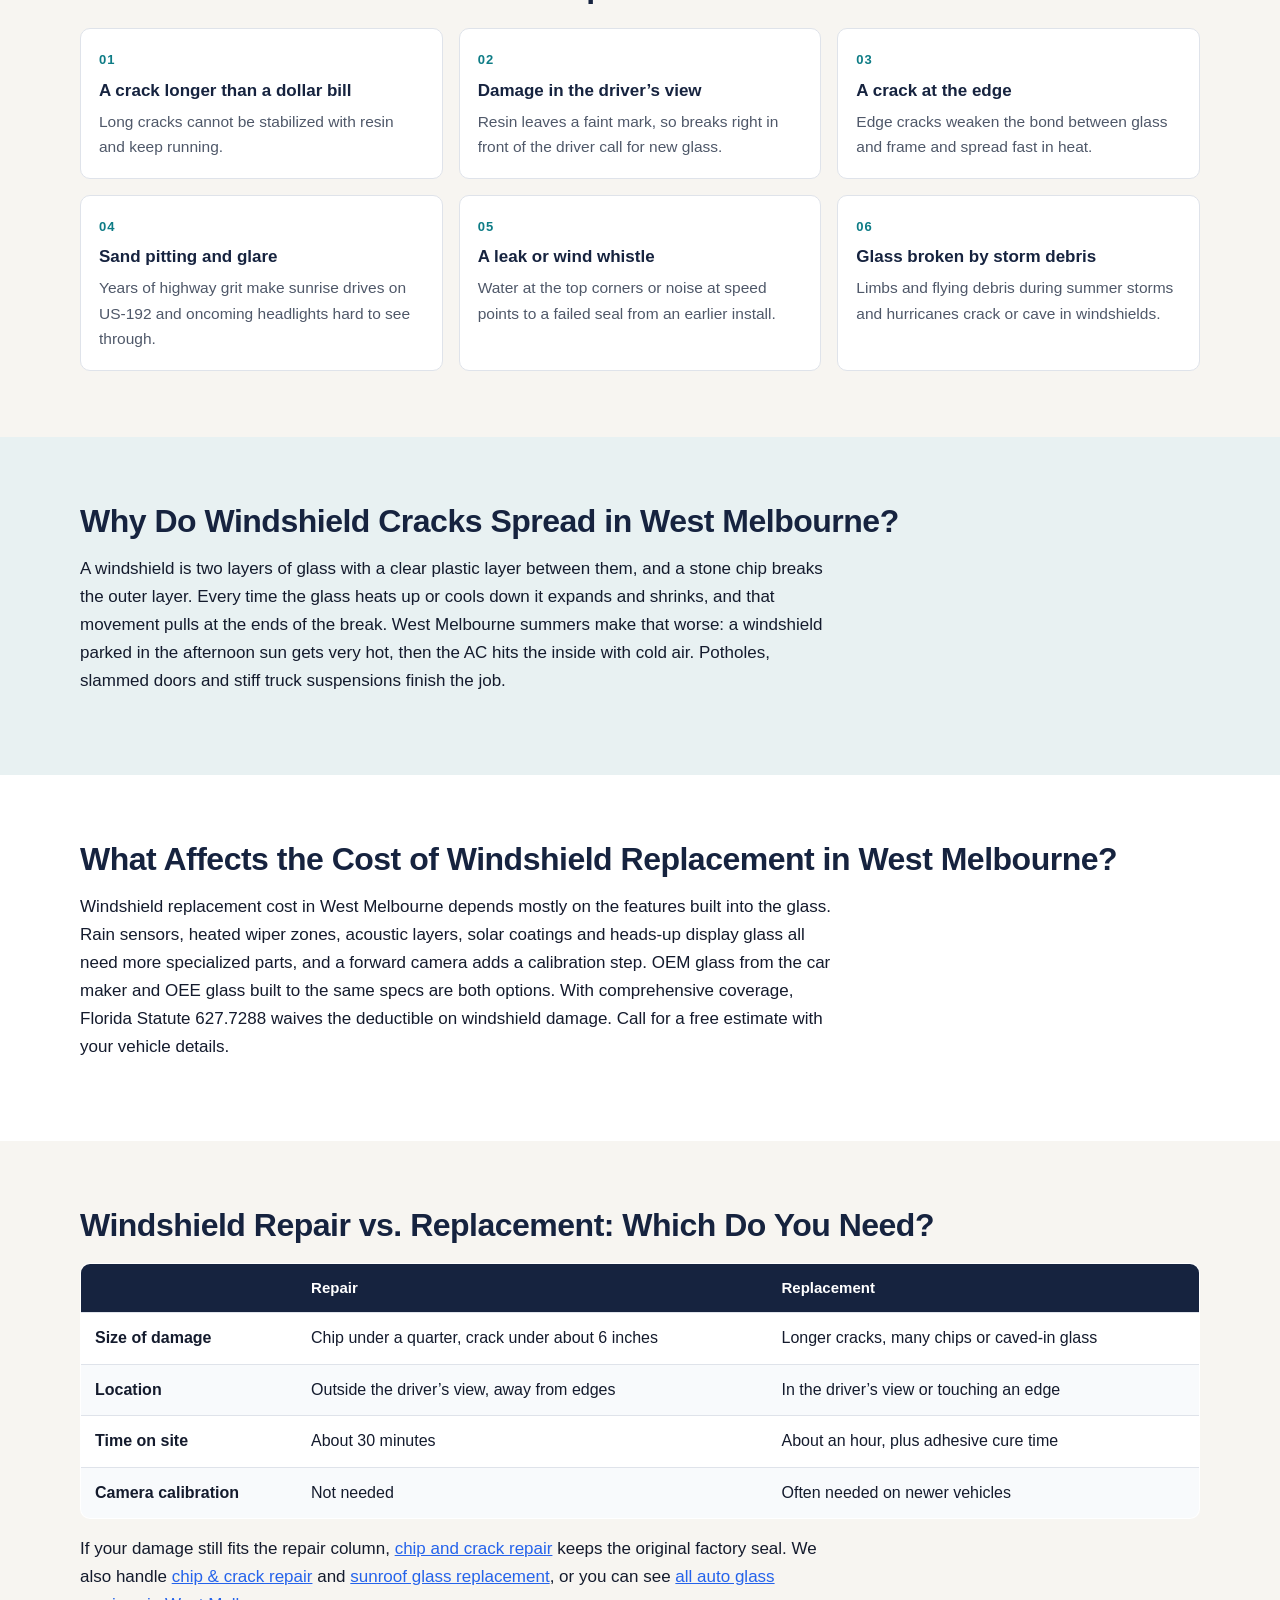
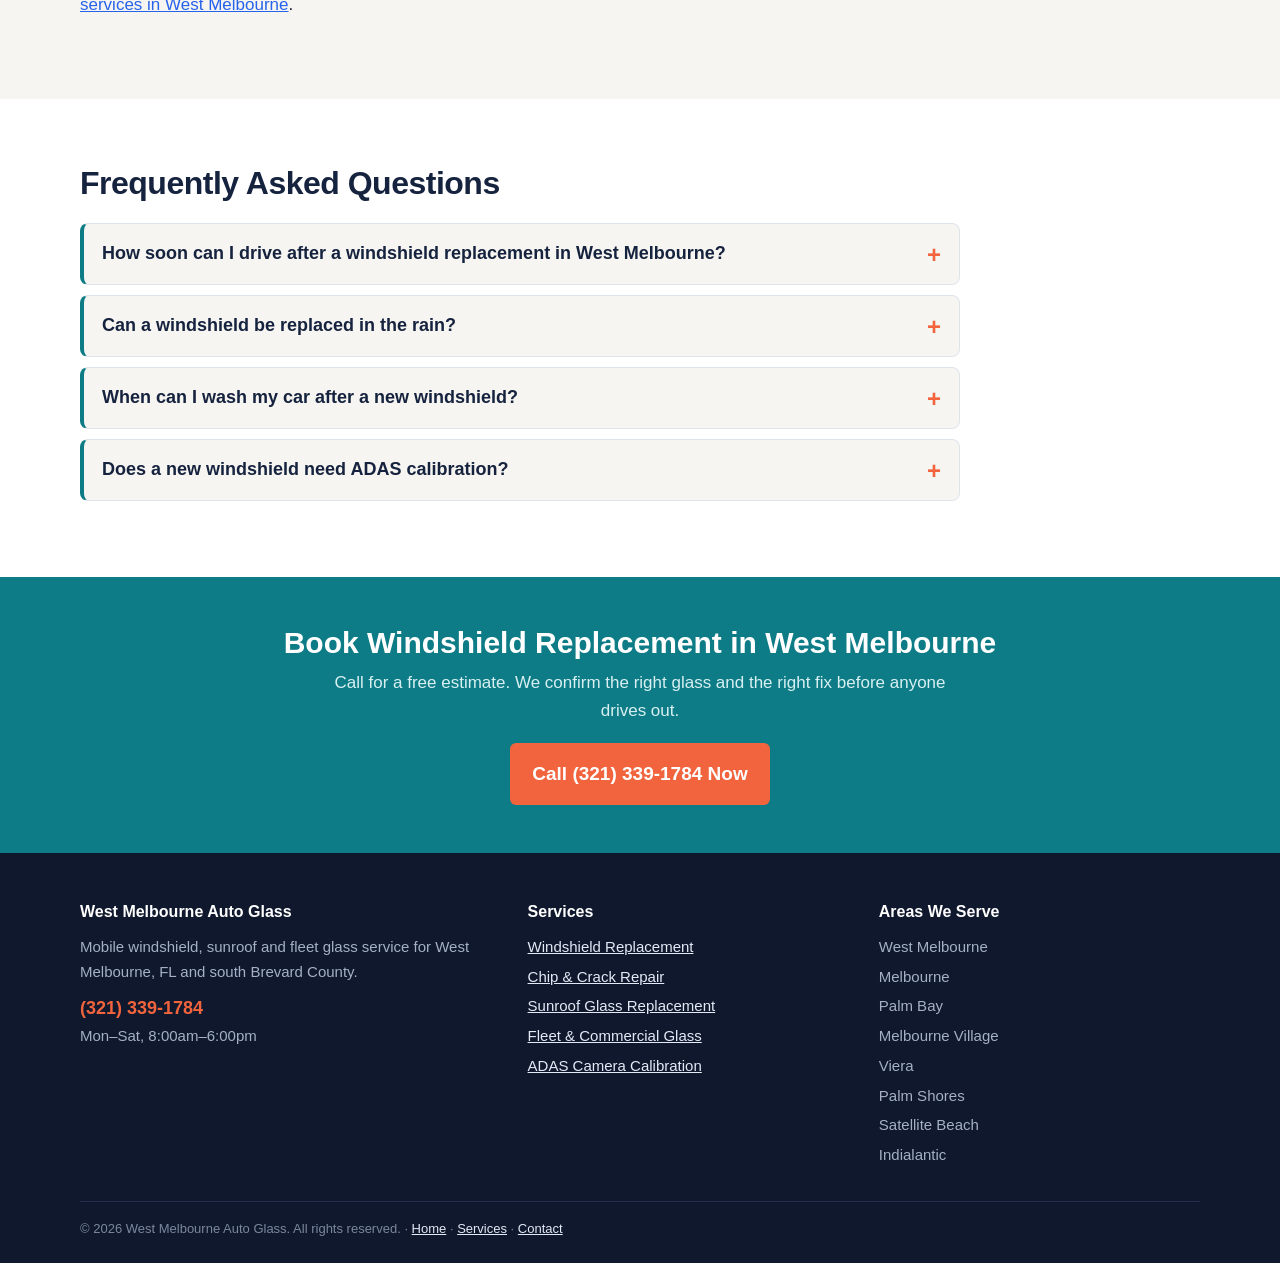
<file: windshield-replacement-west-melbourne.html>
<!DOCTYPE html>
<html lang="en">
<head>
<meta charset="utf-8">
<meta name="viewport" content="width=device-width, initial-scale=1">
<title>Windshield Replacement West Melbourne FL | Mobile Service</title>
<meta name="description" content="Mobile windshield replacement in West Melbourne, FL. OEM or OEE glass, proper adhesive cure times and camera calibration. Free estimates.">
<link rel="canonical" href="https://www.westmelbourneautoglass.com/windshield-replacement-west-melbourne.html">
<meta property="og:title" content="Windshield Replacement West Melbourne FL | Mobile Service">
<meta property="og:description" content="Mobile windshield replacement in West Melbourne, FL. OEM or OEE glass, proper adhesive cure times and camera calibration. Free estimates.">
<meta property="og:type" content="website">
<meta property="og:url" content="https://www.westmelbourneautoglass.com/windshield-replacement-west-melbourne.html">
<meta property="og:image" content="https://www.westmelbourneautoglass.com/windshield-install-pickup-truck.webp">
<link rel="stylesheet" href="styles.css">
<script type="application/ld+json">{
 "@context": "https://schema.org",
 "@type": "LocalBusiness",
 "name": "West Melbourne Auto Glass",
 "telephone": "(321) 339-1784",
 "url": "https://www.westmelbourneautoglass.com/",
 "image": "https://www.westmelbourneautoglass.com/windshield-install-pickup-truck.webp",
 "address": {
  "@type": "PostalAddress",
  "streetAddress": "7731 Industrial Rd",
  "addressLocality": "Melbourne",
  "addressRegion": "FL",
  "postalCode": "32904",
  "addressCountry": "US"
 },
 "areaServed": [
  "West Melbourne, FL",
  "Melbourne, FL",
  "Palm Bay, FL",
  "Melbourne Village, FL",
  "Viera, FL",
  "Palm Shores, FL",
  "Satellite Beach, FL",
  "Indialantic, FL"
 ],
 "description": "Windshield Replacement in West Melbourne, FL",
 "openingHours": "Mo-Sa 08:00-18:00"
}</script>
<script type="application/ld+json">{
 "@context": "https://schema.org",
 "@type": "Service",
 "serviceType": "Windshield Replacement",
 "areaServed": "West Melbourne, FL",
 "provider": {
  "@type": "LocalBusiness",
  "name": "West Melbourne Auto Glass",
  "telephone": "(321) 339-1784"
 }
}</script>
<script type="application/ld+json">{
 "@context": "https://schema.org",
 "@type": "FAQPage",
 "mainEntity": [
  {
   "@type": "Question",
   "name": "How soon can I drive after a windshield replacement in West Melbourne?",
   "acceptedAnswer": {
    "@type": "Answer",
    "text": "Most urethane adhesives reach safe drive-away strength in one to three hours, depending on the product, the heat and the humidity. The technician gives you the exact time for your install before leaving. Driving sooner can let the glass shift or weaken the bond the airbag depends on."
   }
  },
  {
   "@type": "Question",
   "name": "Can a windshield be replaced in the rain?",
   "acceptedAnswer": {
    "@type": "Answer",
    "text": "The glass and the frame must be dry for the urethane to bond, so a windshield is not installed in open rain. In West Melbourne\u2019s summer storm season we book morning appointments or work in a garage, carport or covered parking spot."
   }
  },
  {
   "@type": "Question",
   "name": "When can I wash my car after a new windshield?",
   "acceptedAnswer": {
    "@type": "Answer",
    "text": "Wait at least a day before a car wash and keep pressure washers away from the edges of the glass for a couple of days. Leaving a window cracked open slightly on the first day also takes pressure off the fresh seal when doors are shut."
   }
  },
  {
   "@type": "Question",
   "name": "Does a new windshield need ADAS calibration?",
   "acceptedAnswer": {
    "@type": "Answer",
    "text": "If your vehicle has a camera behind the rearview mirror, the answer is usually yes. The camera has to be aimed again for the new glass so lane-keep and emergency braking work as designed. We confirm it for your vehicle when we give the estimate."
   }
  }
 ]
}</script>
</head>
<body>
<!-- NAV -->
<header class="nav">
  <div class="wrap nav-in">
    <a class="brand" href="/">West Melbourne<span>Auto Glass</span></a>
    <ul class="links">
      <li><a href="/">Home</a></li>
      <li><a href="services.html">Services</a></li>
      <li><a href="windshield-replacement-west-melbourne.html">Windshields</a></li>
      <li><a href="fleet-auto-glass-west-melbourne.html">Fleet</a></li>
      <li><a href="contact.html">Contact</a></li>
    </ul>
    <a class="nav-call" href="tel:+13213391784">&#9742; (321) 339-1784</a>
  </div>
</header>
<!-- HERO -->
<section class="hero">
  <div class="wrap hero-grid">
    <div>
      <span class="tag">Windshield Replacement &middot; West Melbourne, FL</span>
      <h1>Windshield Replacement in West Melbourne, FL</h1>
      <p class="lead">Windshield replacement in West Melbourne is the right fix when a crack has grown too long, reached the edge of the glass or landed in the driver&rsquo;s view. West Melbourne Auto Glass brings the new windshield to your home or office, cuts out the damaged glass, bonds the new one to the frame and checks your driver-assist camera before you drive.</p>
      <ul class="hero-points"><li>OEM or OEE glass matched to your trim</li><li>No-deductible windshield claim help</li><li>Safe drive-away time explained on site</li></ul>
      <div class="call-big">
        <a class="btn btn-sun" href="tel:+13213391784">Call (321) 339-1784 for a Free Estimate</a>
        <small>We come to you &middot; Mon&ndash;Sat 8am&ndash;6pm</small>
      </div>
    </div>
    <div>
      <form class="quote" action="https://formspree.io/f/xgaoynpl" method="POST">
        <h2>Request a Free Glass Estimate</h2>
        <p class="sub">Five quick fields. We call or text back the same business day.</p>
        <input type="hidden" name="_subject" value="New lead - Auto Glass West Melbourne (Windshield Replacement)">
        <div class="field"><label for="q-name">Name</label><input id="q-name" name="name" type="text" autocomplete="name" required></div>
        <div class="field"><label for="q-phone">Best Phone Number</label><input id="q-phone" name="phone" type="tel" autocomplete="tel" placeholder="(321) 000-0000" required></div>
        <div class="field"><label for="q-vehicle">Year, Make and Model</label><input id="q-vehicle" name="vehicle" type="text" placeholder="e.g. 2020 Ford F-150"></div>
        <div class="field"><label for="q-service">Service</label><select id="q-service" name="service"><option value="">Choose a service&hellip;</option><option>Windshield Replacement</option><option>Chip &amp; Crack Repair</option><option>Sunroof Glass Replacement</option><option>Fleet &amp; Commercial Glass</option><option>ADAS Camera Calibration</option><option>Something else / not sure</option></select></div>
        <div class="field"><label for="q-details">Describe the Damage</label><textarea id="q-details" name="details" placeholder="Example: crack about 8 inches long from the lower edge, driver side"></textarea></div>
        <input type="text" name="_gotcha" style="display:none" tabindex="-1" autocomplete="off">
        <button type="submit">Get My Free Estimate</button>
        <p class="alt">Prefer to talk? Call <a href="tel:+13213391784">(321) 339-1784</a></p>
      </form>
    </div>
  </div>
</section>
<div class="band short"><img src="cracked-windshield-replacement.webp" alt="Cracked windshield on a car in West Melbourne" width="1600" height="900"></div>

<section class="sec alt">
  <div class="wrap">
    <h2>What Does Windshield Replacement Involve?</h2>
    <p>Windshield replacement starts with protective covers on the hood, fenders and dash. The technician cuts the old glass free from its urethane bond, trims the old adhesive to a thin even layer and primes any bare metal so rust cannot start under the new seal. A fresh urethane bead goes down, the new windshield is set and centered, and the mirror, rain sensor and moldings are reinstalled. The install takes about an hour, plus adhesive cure time.</p>
  </div>
</section>

<section class="sec">
  <div class="wrap">
    <h2>When Do You Need Windshield Replacement?</h2>
    <div class="signs"><div class="sign"><strong>A crack longer than a dollar bill</strong><p>Long cracks cannot be stabilized with resin and keep running.</p></div><div class="sign"><strong>Damage in the driver&rsquo;s view</strong><p>Resin leaves a faint mark, so breaks right in front of the driver call for new glass.</p></div><div class="sign"><strong>A crack at the edge</strong><p>Edge cracks weaken the bond between glass and frame and spread fast in heat.</p></div><div class="sign"><strong>Sand pitting and glare</strong><p>Years of highway grit make sunrise drives on US-192 and oncoming headlights hard to see through.</p></div><div class="sign"><strong>A leak or wind whistle</strong><p>Water at the top corners or noise at speed points to a failed seal from an earlier install.</p></div><div class="sign"><strong>Glass broken by storm debris</strong><p>Limbs and flying debris during summer storms and hurricanes crack or cave in windshields.</p></div></div>
  </div>
</section>

<section class="sec coq">
  <div class="wrap">
    <h2>Why Do Windshield Cracks Spread in West Melbourne?</h2>
    <p>A windshield is two layers of glass with a clear plastic layer between them, and a stone chip breaks the outer layer. Every time the glass heats up or cools down it expands and shrinks, and that movement pulls at the ends of the break. West Melbourne summers make that worse: a windshield parked in the afternoon sun gets very hot, then the AC hits the inside with cold air. Potholes, slammed doors and stiff truck suspensions finish the job.</p>
  </div>
</section>

<section class="sec alt">
  <div class="wrap">
    <h2>What Affects the Cost of Windshield Replacement in West Melbourne?</h2>
    <p>Windshield replacement cost in West Melbourne depends mostly on the features built into the glass. Rain sensors, heated wiper zones, acoustic layers, solar coatings and heads-up display glass all need more specialized parts, and a forward camera adds a calibration step. OEM glass from the car maker and OEE glass built to the same specs are both options. With comprehensive coverage, Florida Statute 627.7288 waives the deductible on windshield damage. Call for a free estimate with your vehicle details.</p>
  </div>
</section>

<section class="sec">
  <div class="wrap">
    <h2>Windshield Repair vs. Replacement: Which Do You Need?</h2>
    <table class="cmp"><thead><tr><th></th><th>Repair</th><th>Replacement</th></tr></thead><tbody><tr><td><strong>Size of damage</strong></td><td>Chip under a quarter, crack under about 6 inches</td><td>Longer cracks, many chips or caved-in glass</td></tr><tr><td><strong>Location</strong></td><td>Outside the driver&rsquo;s view, away from edges</td><td>In the driver&rsquo;s view or touching an edge</td></tr><tr><td><strong>Time on site</strong></td><td>About 30 minutes</td><td>About an hour, plus adhesive cure time</td></tr><tr><td><strong>Camera calibration</strong></td><td>Not needed</td><td>Often needed on newer vehicles</td></tr></tbody></table>
    <p style="margin-top:16px;">If your damage still fits the repair column, <a class="body-link" href="chip-crack-repair-west-melbourne.html" style="color: #2563eb; text-decoration: underline;">chip and crack repair</a> keeps the original factory seal. We also handle <a class="body-link" href="chip-crack-repair-west-melbourne.html" style="color: #2563eb; text-decoration: underline;">chip &amp; crack repair</a> and <a class="body-link" href="sunroof-glass-replacement-west-melbourne.html" style="color: #2563eb; text-decoration: underline;">sunroof glass replacement</a>, or you can see <a class="body-link" href="services.html" style="color: #2563eb; text-decoration: underline;">all auto glass services in West Melbourne</a>.</p>
  </div>
</section>

<section class="sec alt">
  <div class="wrap">
    <h2>Frequently Asked Questions</h2>
    <div class="faq"><details><summary><h3>How soon can I drive after a windshield replacement in West Melbourne?</h3></summary><div class="ans"><p>Most urethane adhesives reach safe drive-away strength in one to three hours, depending on the product, the heat and the humidity. The technician gives you the exact time for your install before leaving. Driving sooner can let the glass shift or weaken the bond the airbag depends on.</p></div></details><details><summary><h3>Can a windshield be replaced in the rain?</h3></summary><div class="ans"><p>The glass and the frame must be dry for the urethane to bond, so a windshield is not installed in open rain. In West Melbourne&rsquo;s summer storm season we book morning appointments or work in a garage, carport or covered parking spot.</p></div></details><details><summary><h3>When can I wash my car after a new windshield?</h3></summary><div class="ans"><p>Wait at least a day before a car wash and keep pressure washers away from the edges of the glass for a couple of days. Leaving a window cracked open slightly on the first day also takes pressure off the fresh seal when doors are shut.</p></div></details><details><summary><h3>Does a new windshield need ADAS calibration?</h3></summary><div class="ans"><p>If your vehicle has a camera behind the rearview mirror, the answer is usually yes. The camera has to be aimed again for the new glass so lane-keep and emergency braking work as designed. We confirm it for your vehicle when we give the estimate.</p></div></details></div>
  </div>
</section>
<!-- CTA -->
<section class="cta">
  <div class="wrap">
    <h2>Book Windshield Replacement in West Melbourne</h2>
    <p>Call for a free estimate. We confirm the right glass and the right fix before anyone drives out.</p>
    <a class="btn btn-pine" href="tel:+13213391784">Call (321) 339-1784 Now</a>
  </div>
</section>
<!-- FOOTER -->
<footer class="foot">
  <div class="wrap">
    <div class="foot-grid">
      <div>
        <h4>West Melbourne Auto Glass</h4>
        <p>Mobile windshield, sunroof and fleet glass service for West Melbourne, FL and south Brevard County.</p>
        <p style="margin-top:10px;"><a class="tel" href="tel:+13213391784">(321) 339-1784</a></p>
        <p>Mon&ndash;Sat, 8:00am&ndash;6:00pm</p>
      </div>
      <div>
        <h4>Services</h4>
        <ul><li><a href="windshield-replacement-west-melbourne.html">Windshield Replacement</a></li><li><a href="chip-crack-repair-west-melbourne.html">Chip &amp; Crack Repair</a></li><li><a href="sunroof-glass-replacement-west-melbourne.html">Sunroof Glass Replacement</a></li><li><a href="fleet-auto-glass-west-melbourne.html">Fleet &amp; Commercial Glass</a></li><li><a href="adas-calibration-west-melbourne.html">ADAS Camera Calibration</a></li></ul>
      </div>
      <div>
        <h4>Areas We Serve</h4>
        <ul><li>West Melbourne</li><li>Melbourne</li><li>Palm Bay</li><li>Melbourne Village</li><li>Viera</li><li>Palm Shores</li><li>Satellite Beach</li><li>Indialantic</li></ul>
      </div>
    </div>
    <p class="copy">&copy; 2026 West Melbourne Auto Glass. All rights reserved. &middot; <a href="/">Home</a> &middot; <a href="services.html">Services</a> &middot; <a href="contact.html">Contact</a></p>
  </div>
</footer>
</body>
</html>
</file>
<file: styles.css>
/* West Melbourne Auto Glass - styles.css */
:root{
  --ink:#141b2d;
  --navy:#16233f;
  --navy-2:#20325a;
  --teal:#0e7c86;
  --coral:#f2643d;
  --coral-dark:#d84f2a;
  --mist:#e8f1f2;
  --paper:#f7f5f1;
  --muted:#4f5869;
  --line:#dfe3ea;
  --white:#ffffff;
  --radius:10px;
}
*{box-sizing:border-box;margin:0;padding:0}
html{-webkit-text-size-adjust:100%}
body{font-family:-apple-system,BlinkMacSystemFont,"Segoe UI",Roboto,Helvetica,Arial,sans-serif;color:var(--ink);background:var(--paper);line-height:1.65;font-size:17px}
img{max-width:100%;display:block}
a{color:inherit}
.wrap{max-width:1160px;margin:0 auto;padding:0 20px}

/* NAV */
.nav{position:sticky;top:0;z-index:50;background:var(--navy);box-shadow:0 2px 0 var(--teal)}
.nav-in{display:flex;align-items:center;justify-content:space-between;gap:16px;min-height:68px}
.brand{color:var(--white);text-decoration:none;font-weight:800;font-size:19px;letter-spacing:-.2px;line-height:1.1;text-transform:uppercase}
.brand span{display:block;color:#7fd3da;font-size:12px;letter-spacing:2.4px;font-weight:700}
.links{display:flex;gap:24px;list-style:none}
.links a{color:#ccd6ea;text-decoration:none;font-size:15px;font-weight:600}
.links a:hover{color:var(--white)}
.nav-call{background:var(--coral);color:var(--white);text-decoration:none;font-weight:800;padding:11px 16px;border-radius:6px;font-size:15px;white-space:nowrap}
.nav-call:hover{background:var(--coral-dark)}

/* HERO */
.hero{background:var(--navy);background-image:radial-gradient(circle at 85% 10%,rgba(14,124,134,.45) 0,rgba(14,124,134,0) 55%);color:var(--white);padding:54px 0 58px}
.hero-grid{display:grid;grid-template-columns:1.1fr .9fr;gap:44px;align-items:start}
.tag{display:inline-block;color:#7fd3da;font-size:13px;font-weight:800;letter-spacing:1.6px;text-transform:uppercase;margin-bottom:14px;border-bottom:2px solid var(--coral);padding-bottom:4px}
.hero h1{font-size:44px;line-height:1.1;font-weight:850;letter-spacing:-.8px;margin-bottom:16px}
.hero p.lead{font-size:18px;color:#d3dbeb;max-width:560px;margin-bottom:22px}
.hero-points{list-style:none;margin:0 0 26px;display:grid;gap:9px}
.hero-points li{padding-left:30px;position:relative;color:#e9eef8;font-size:16px}
.hero-points li:before{content:"\2713";position:absolute;left:0;top:1px;width:20px;height:20px;border-radius:50%;background:var(--teal);color:var(--white);font-size:12px;font-weight:900;display:flex;align-items:center;justify-content:center}
.btn{display:inline-block;text-decoration:none;font-weight:800;border-radius:6px;padding:15px 22px;font-size:17px}
.btn-sun{background:var(--coral);color:var(--white)}
.btn-sun:hover{background:var(--coral-dark)}
.btn-pine{background:var(--navy);color:var(--white)}
.btn-pine:hover{background:var(--navy-2)}
.call-big{display:flex;align-items:center;gap:14px;flex-wrap:wrap}
.call-big small{color:#aab7d1;font-size:14px}

/* QUOTE CARD */
.quote{background:var(--white);color:var(--ink);border-radius:var(--radius);padding:24px;border-top:6px solid var(--coral);box-shadow:0 18px 44px rgba(0,0,0,.3)}
.quote h2{font-size:21px;line-height:1.25;margin-bottom:4px;color:var(--navy)}
.quote .sub{color:var(--muted);font-size:14px;margin-bottom:14px}
.field{margin-bottom:11px}
.field label{display:block;font-size:13px;font-weight:700;margin-bottom:4px;color:var(--ink)}
.field input,.field select,.field textarea{width:100%;font:inherit;font-size:15px;padding:10px 12px;border:1px solid #c9d0dc;border-radius:6px;background:#fbfcfe;color:var(--ink)}
.field textarea{min-height:70px;resize:vertical}
.quote button,.form-full button{width:100%;border:0;cursor:pointer;background:var(--coral);color:var(--white);font-weight:800;font-size:16px;padding:14px;border-radius:6px;margin-top:4px}
.quote button:hover,.form-full button:hover{background:var(--coral-dark)}
.quote .alt{font-size:14px;color:var(--muted);text-align:center;margin-top:10px}
.quote .alt a{color:var(--teal);font-weight:800}

/* PHOTO BAND */
.band{background:var(--navy);border-bottom:6px solid var(--teal)}
.band img{width:100%;height:440px;object-fit:cover}
.band.short img{height:330px}

/* SECTIONS */
.sec{padding:66px 0}
.sec.alt{background:var(--white)}
.sec.coq{background:var(--mist)}
.sec h2{font-size:32px;line-height:1.18;letter-spacing:-.5px;margin-bottom:14px;color:var(--navy)}
.sec h3{font-size:20px;line-height:1.3;margin:22px 0 8px;color:var(--ink)}
.sec p{margin-bottom:14px;max-width:760px}
.kicker{font-size:13px;font-weight:800;letter-spacing:1.6px;text-transform:uppercase;color:var(--coral);margin-bottom:8px}
.two{display:grid;grid-template-columns:.95fr 1.05fr;gap:46px;align-items:center}
.two img{border-radius:var(--radius);width:100%;height:auto;box-shadow:14px 14px 0 var(--mist)}
.body-link{color:#2563eb;text-decoration:underline}

/* SIGNS GRID */
.signs{display:grid;grid-template-columns:repeat(3,1fr);gap:16px;margin-top:22px;counter-reset:sg}
.sign{background:var(--white);border:1px solid var(--line);border-radius:var(--radius);padding:20px 18px 18px;position:relative;counter-increment:sg}
.sign:before{content:counter(sg,decimal-leading-zero);display:block;font-size:13px;font-weight:900;color:var(--teal);letter-spacing:1px;margin-bottom:6px}
.sec.alt .sign{background:var(--paper)}
.sign strong{display:block;margin-bottom:4px;color:var(--navy);font-size:17px}
.sign p{margin:0;font-size:15.5px;color:var(--muted)}

/* STEP CARDS (horizontal) */
.steps{list-style:none;margin-top:24px;display:grid;grid-template-columns:repeat(5,1fr);gap:14px}
.steps li{background:var(--white);border-radius:var(--radius);padding:44px 16px 18px;position:relative;border:1px solid var(--line)}
.steps li:before{content:attr(data-n);position:absolute;left:16px;top:12px;width:28px;height:28px;border-radius:6px;background:var(--coral);color:var(--white);font-weight:900;font-size:14px;display:flex;align-items:center;justify-content:center}
.steps strong{display:block;color:var(--navy);font-size:16.5px;margin-bottom:4px;line-height:1.3}
.steps p{margin:0;color:var(--muted);font-size:15px}
.steps.three{grid-template-columns:1fr;gap:12px}

/* CARDS */
.cards{display:grid;grid-template-columns:repeat(3,1fr);gap:20px;margin-top:26px}
.card{background:var(--white);border:1px solid var(--line);border-radius:var(--radius);overflow:hidden;text-decoration:none;color:var(--ink);display:flex;flex-direction:column}
.card img{width:100%;height:200px;object-fit:cover;border-bottom:4px solid var(--teal)}
.card .cb{padding:18px 18px 20px}
.card h3{margin:0 0 6px;font-size:19px;color:var(--navy)}
.card p{margin:0;font-size:15px;color:var(--muted)}
.card .more{display:inline-block;margin-top:10px;font-weight:800;color:var(--coral);font-size:15px}
.card:hover{box-shadow:0 10px 26px rgba(22,35,63,.16)}

/* WHY */
.why{display:grid;grid-template-columns:repeat(3,1fr);gap:20px;margin-top:22px}
.why div{background:var(--white);border:1px solid var(--line);border-top:5px solid var(--teal);border-radius:var(--radius);padding:22px}
.why strong{display:block;color:var(--navy);font-size:18px;margin-bottom:6px}
.why p{margin:0;font-size:15.5px;color:var(--muted)}

/* FIT */
.fit{display:grid;grid-template-columns:1fr 1fr;gap:20px;margin-top:20px}
.fit div{border-radius:var(--radius);padding:22px}
.fit h3{margin-top:0}
.fit ul{padding-left:20px}
.fit li{margin-bottom:6px}
.fit .yes{background:#e6f4ef;border:1px solid #bfe0d3}
.fit .no{background:#fbece7;border:1px solid #f0cbbf}

/* TABLE */
.cmp{width:100%;border-collapse:collapse;margin-top:18px;background:var(--white);border-radius:var(--radius);overflow:hidden;font-size:16px;border:1px solid var(--line)}
.cmp th,.cmp td{text-align:left;padding:12px 14px;border-bottom:1px solid var(--line);vertical-align:top}
.cmp th{background:var(--navy);color:var(--white);font-size:15px}
.cmp tr:nth-child(even) td{background:#f8fafc}
.cmp tr:last-child td{border-bottom:0}

/* FAQ */
.faq{margin-top:20px;max-width:880px}
.faq details{background:var(--white);border:1px solid var(--line);border-left:4px solid var(--teal);border-radius:8px;margin-bottom:10px;padding:0 18px}
.sec.alt .faq details{background:var(--paper)}
.faq summary{cursor:pointer;list-style:none;padding:16px 28px 16px 0;position:relative}
.faq summary::-webkit-details-marker{display:none}
.faq summary:after{content:"+";position:absolute;right:0;top:11px;font-size:24px;color:var(--coral);font-weight:800}
.faq details[open] summary:after{content:"\2013"}
.faq summary h3{display:inline;font-size:18px;margin:0;color:var(--navy)}
.faq .ans{padding:0 0 16px}
.faq .ans p{margin:0;color:var(--muted)}

/* SERVICES PAGE BLOCKS */
.svc{display:grid;grid-template-columns:1fr 340px;gap:32px;align-items:start;padding:32px 0;border-bottom:1px solid var(--line)}
.svc:nth-child(even){grid-template-columns:340px 1fr}
.svc:nth-child(even) img{order:-1}
.svc:last-child{border-bottom:0}
.svc img{border-radius:var(--radius);width:100%;height:230px;object-fit:cover}
.svc h2{font-size:26px;margin-bottom:10px}

/* MAP */
.note{max-width:680px;margin:0 auto 22px;padding:14px 18px;background:var(--mist);border-left:4px solid var(--coral);border-radius:8px;font-size:15px;color:var(--muted);text-align:left;line-height:1.6}
.mapbox{border-radius:var(--radius);overflow:hidden;box-shadow:0 8px 26px rgba(0,0,0,.12);max-width:980px;margin:0 auto}
.mapbox iframe{border:0;display:block;width:100%;height:420px}

/* CONTACT */
.info-grid{display:grid;grid-template-columns:1fr 1fr;gap:36px;align-items:start}
.info{background:var(--white);border:1px solid var(--line);border-radius:var(--radius);padding:24px}
.info dt{font-weight:800;color:var(--navy);margin-top:12px}
.info dt:first-child{margin-top:0}
.info dd{color:var(--muted)}
.form-full{background:var(--white);border:1px solid var(--line);border-top:6px solid var(--coral);border-radius:var(--radius);padding:24px}

/* CTA */
.cta{background:var(--teal);padding:48px 0;text-align:center;color:var(--white)}
.cta h2{font-size:30px;line-height:1.2;color:var(--white);margin-bottom:8px}
.cta p{color:#d8f0f2;margin:0 auto 18px;max-width:640px}
.cta .btn-pine{font-size:19px;background:var(--coral)}
.cta .btn-pine:hover{background:var(--coral-dark)}

/* FOOTER */
.foot{background:#0f182c;color:#a5b0c6;padding:46px 0 24px;font-size:15px}
.foot-grid{display:grid;grid-template-columns:1.3fr 1fr 1fr;gap:30px}
.foot h4{color:var(--white);font-size:16px;margin-bottom:10px}
.foot a{color:#e3e9f5}
.foot ul{list-style:none}
.foot li{margin-bottom:5px}
.foot .tel{color:var(--coral);font-weight:800;font-size:18px;text-decoration:none}
.copy{border-top:1px solid #24304a;margin-top:28px;padding-top:16px;font-size:13px;color:#7c879e}

/* RESPONSIVE */
@media (max-width:1020px){
  .steps{grid-template-columns:1fr 1fr}
}
@media (max-width:960px){
  .hero-grid,.two,.info-grid{grid-template-columns:1fr}
  .cards,.why,.signs{grid-template-columns:1fr 1fr}
  .svc,.svc:nth-child(even){grid-template-columns:1fr}
  .svc img,.svc:nth-child(even) img{order:-1}
  .foot-grid{grid-template-columns:1fr 1fr}
  .links{display:none}
}
@media (max-width:620px){
  body{font-size:16px}
  .hero{padding:34px 0 40px}
  .hero h1{font-size:31px}
  .sec{padding:46px 0}
  .sec h2{font-size:25px}
  .signs,.cards,.why,.fit,.foot-grid,.steps{grid-template-columns:1fr}
  .two img{box-shadow:none}
  .band img{height:240px}
  .band.short img{height:220px}
  .brand{font-size:16px}
  .brand span{font-size:10px;letter-spacing:1.6px}
  .nav-call{padding:9px 11px;font-size:14px}
  .cmp{font-size:14px}
  .cmp th,.cmp td{padding:9px 8px}
  .mapbox iframe{height:320px}
}
</file>
